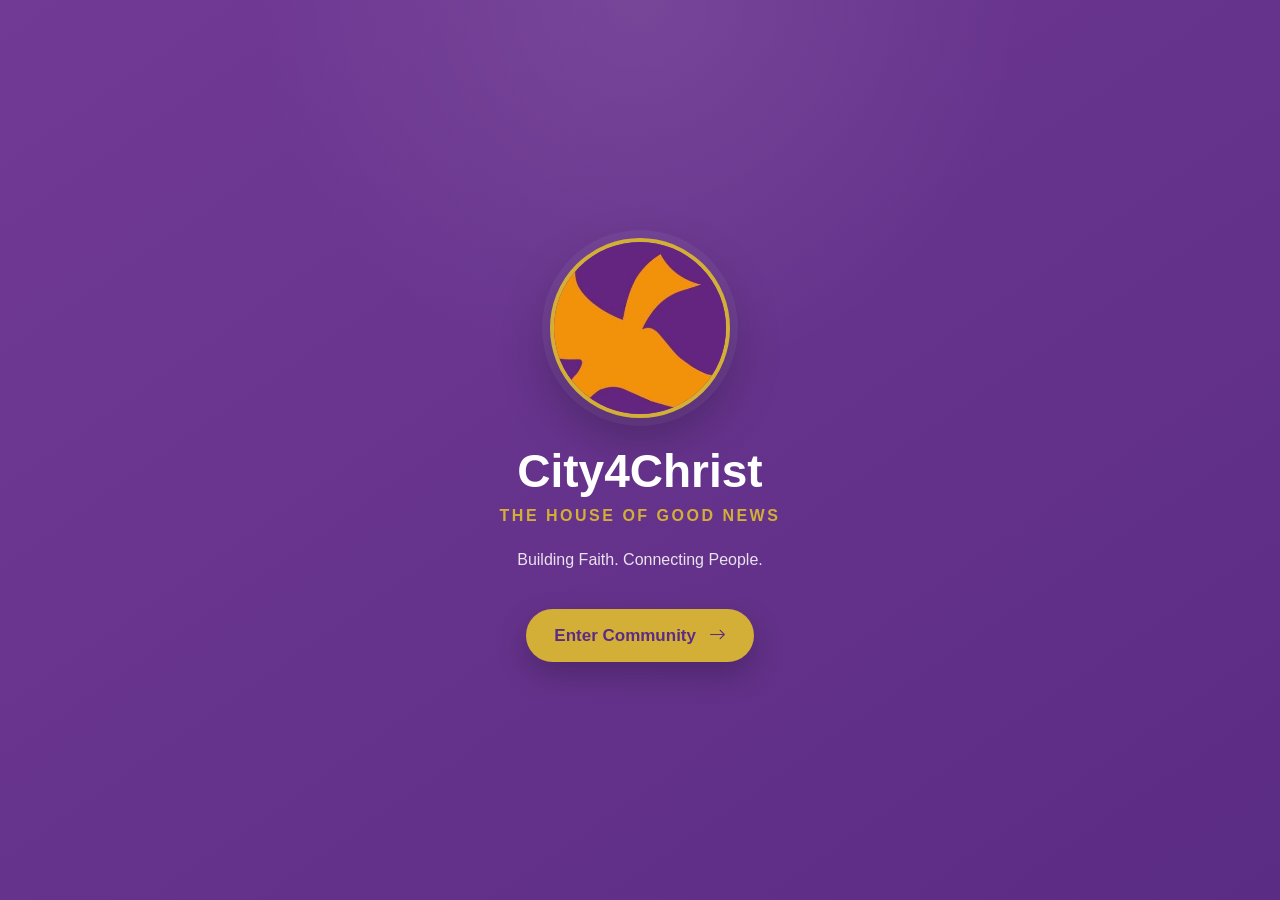
<file: city4christ-pwa/index.html>
<!DOCTYPE html>
<html lang="en">

<head>

<meta charset="UTF-8">
<meta name="viewport" content="width=device-width, initial-scale=1.0">

<title>City4Christ | The House of Good News</title>

<link rel="manifest" href="manifest.json">

<meta name="theme-color" content="#5B2C83">

<meta
name="apple-mobile-web-app-capable"
content="yes">

<meta
name="apple-mobile-web-app-status-bar-style"
content="default">

<meta
name="apple-mobile-web-app-title"
content="City4Christ">

<!-- Bootstrap -->
<link href="https://cdn.jsdelivr.net/npm/bootstrap@5.3.3/dist/css/bootstrap.min.css" rel="stylesheet">


<!-- Icons -->
<link href="https://cdn.jsdelivr.net/npm/bootstrap-icons/font/bootstrap-icons.css" rel="stylesheet">


<!-- Custom CSS -->
<link rel="stylesheet" href="css/index.css">
<link rel="stylesheet" href="css/animation.css">


</head>


<body>


<div class="welcome-screen">


    <!-- Logo Area -->

    <div class="logo-container animate-logo">


        <img src="assets/images/logo.jpeg"
        class="city-logo"
        alt="City4Christ Logo">


    </div>



    <!-- Welcome Text -->


    <div class="welcome-text fade-up">


        <h1>
            City4Christ
        </h1>


        <p>
            The House of Good News
        </p>


        <small>
            Building Faith.
            Connecting People.
        </small>


    </div>




    <!-- Enter Button -->


    <button 
    class="btn enter-btn slide-up"
    onclick="enterApp()">

        Enter Community

        <i class="bi bi-arrow-right"></i>

    </button>



</div>



<script src="js/app.js"></script>


</body>

</html>
</file>
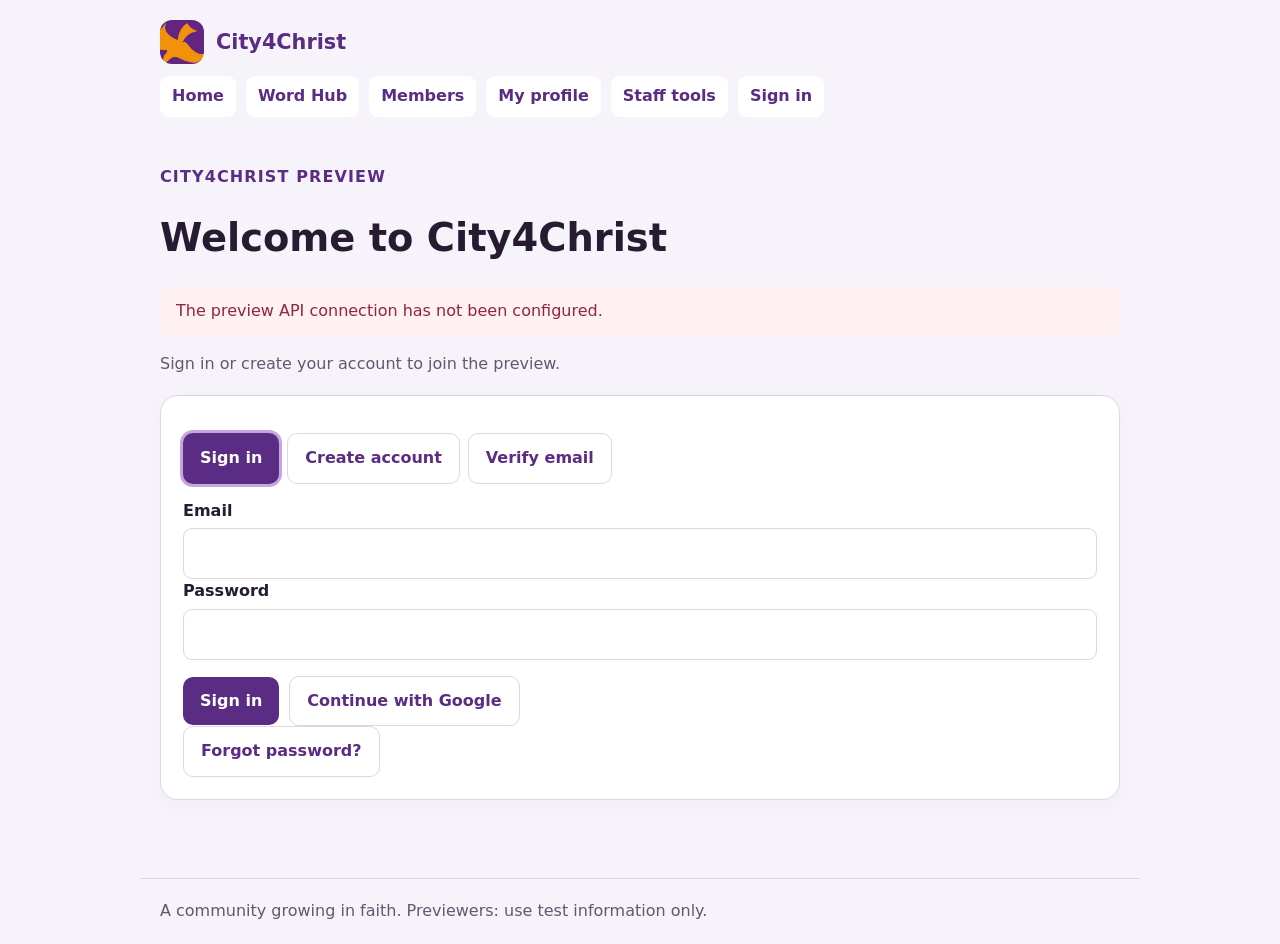
<file: auth.html>
<!doctype html>
<html lang="en">
  <head>
    <meta charset="utf-8" />
    <meta name="viewport" content="width=device-width,initial-scale=1" />
    <meta name="referrer" content="no-referrer" />
    <meta name="theme-color" content="#5B2C83" />
    <title>City4Christ | Welcome to City4Christ</title>
    <link rel="manifest" href="manifest.json" />
    <link rel="stylesheet" href="css/connected.css" />
  </head>
  <body class="connected-page" data-connected-page="auth">
    <header class="connected-header">
      <a class="connected-brand" href="/#/home"
        ><img src="assets/images/logo.jpeg" alt="City4Christ" /><span
          >City4Christ</span
        ></a
      >
      <nav
        class="api-navigation"
        data-api-navigation
        aria-label="Connected preview features"
      >
        <a href="/#/home">Home</a><a href="word.html">Word Hub</a
        ><a href="members.html">Members</a><a href="profile.html">My profile</a
        ><a href="staff.html">Staff tools</a
        ><a href="auth.html" data-auth-link>Sign in</a>
      </nav>
    </header>
    <main class="connected-main">
      <p class="eyebrow">City4Christ preview</p>
      <h1>Welcome to City4Christ</h1>
      <div
        id="page-status"
        class="status"
        role="status"
        aria-live="polite"
        tabindex="-1"
      ></div>
      <p class="muted">Sign in or create your account to join the preview.</p>
      <section id="signed-in" class="panel" hidden>
        <h2 id="signed-in-name"></h2>
        <p><a class="button-link" href="/#/home">Open the community app</a></p>
        <div class="actions">
          <a class="button-link" href="profile.html">Open my profile</a
          ><button type="button" data-logout class="secondary">Sign out</button>
        </div>
      </section>
      <section id="auth-forms" class="panel">
        <div class="tabs" role="tablist" aria-label="Account access">
          <button role="tab" aria-selected="true" data-auth-tab="login">
            Sign in</button
          ><button
            role="tab"
            aria-selected="false"
            data-auth-tab="register"
            class="secondary"
          >
            Create account</button
          ><button
            role="tab"
            aria-selected="false"
            data-auth-tab="verify"
            class="secondary"
          >
            Verify email
          </button>
        </div>
        <form id="login-form" aria-label="Sign in" class="auth-panel">
          <label
            >Email<input
              name="email"
              type="email"
              autocomplete="username"
              required
              maxlength="254" /></label
          ><label
            >Password<input
              name="password"
              type="password"
              autocomplete="current-password"
              required
              maxlength="1024"
          /></label>
          <div class="actions">
            <button>Sign in</button
            ><button type="button" data-google class="secondary">
              Continue with Google
            </button>
          </div>
          <button type="button" id="forgot-password" class="secondary">
            Forgot password?
          </button>
        </form>
        <form
          id="register-form"
          aria-label="Create account"
          class="auth-panel"
          hidden
        >
          <div class="form-grid">
            <label
              >First name<input
                name="firstName"
                autocomplete="given-name"
                required
                maxlength="100" /></label
            ><label
              >Last name<input
                name="lastName"
                autocomplete="family-name"
                required
                maxlength="100" /></label
            ><label class="full"
              >Email<input
                name="email"
                type="email"
                autocomplete="email"
                required
                maxlength="254" /></label
            ><label class="full"
              >Password (at least 15 characters)<input
                name="password"
                type="password"
                autocomplete="new-password"
                minlength="15"
                maxlength="1024"
                required /></label
            ><label class="full"
              >Confirm password<input
                name="confirmPassword"
                type="password"
                autocomplete="new-password"
                required
            /></label>
          </div>
          <div class="actions"><button>Create account</button></div>
        </form>
        <form
          id="verify-form"
          aria-label="Verify email"
          class="auth-panel"
          hidden
        >
          <p>
            Enter the eight-digit code from your email. Codes expire after ten
            minutes.
          </p>
          <label
            >Email<input
              name="email"
              type="email"
              autocomplete="email"
              required
              maxlength="254" /></label
          ><label
            >Verification code<input
              name="code"
              inputmode="numeric"
              autocomplete="one-time-code"
              pattern="[0-9]{8}"
              minlength="8"
              maxlength="8"
              required
          /></label>
          <div class="actions">
            <button>Verify email</button
            ><button type="button" id="resend-code" class="secondary">
              Resend code
            </button>
          </div>
        </form>
        <form
          id="forgot-form"
          aria-label="Request password reset"
          class="auth-panel"
          hidden
        >
          <h2>Forgot your password?</h2>
          <p>
            Enter your verified email to receive a reset link. If you joined
            with Google, use Continue with Google.
          </p>
          <label
            >Email<input
              name="email"
              type="email"
              autocomplete="email"
              required
              maxlength="254"
          /></label>
          <div class="actions"><button>Send reset link</button></div>
        </form>
        <form
          id="reset-form"
          aria-label="Reset password"
          class="auth-panel"
          hidden
        >
          <h2>Choose a new password</h2>
          <p>This link works once and expires after fifteen minutes.</p>
          <label
            >New password (at least 15 characters)<input
              name="password"
              type="password"
              autocomplete="new-password"
              required
              minlength="15"
              maxlength="1024"
          /></label>
          <label
            >Confirm new password<input
              name="confirmPassword"
              type="password"
              autocomplete="new-password"
              required
              minlength="15"
              maxlength="1024"
          /></label>
          <div class="actions"><button>Save new password</button></div>
        </form>
      </section>
    </main>
    <footer class="connected-footer">
      A community growing in faith. Previewers: use test information only.
    </footer>
    <script src="js/app.js"></script>
    <script src="js/config.js"></script>
    <script type="module" src="js/connected.js"></script>
  </body>
</html>
</file>
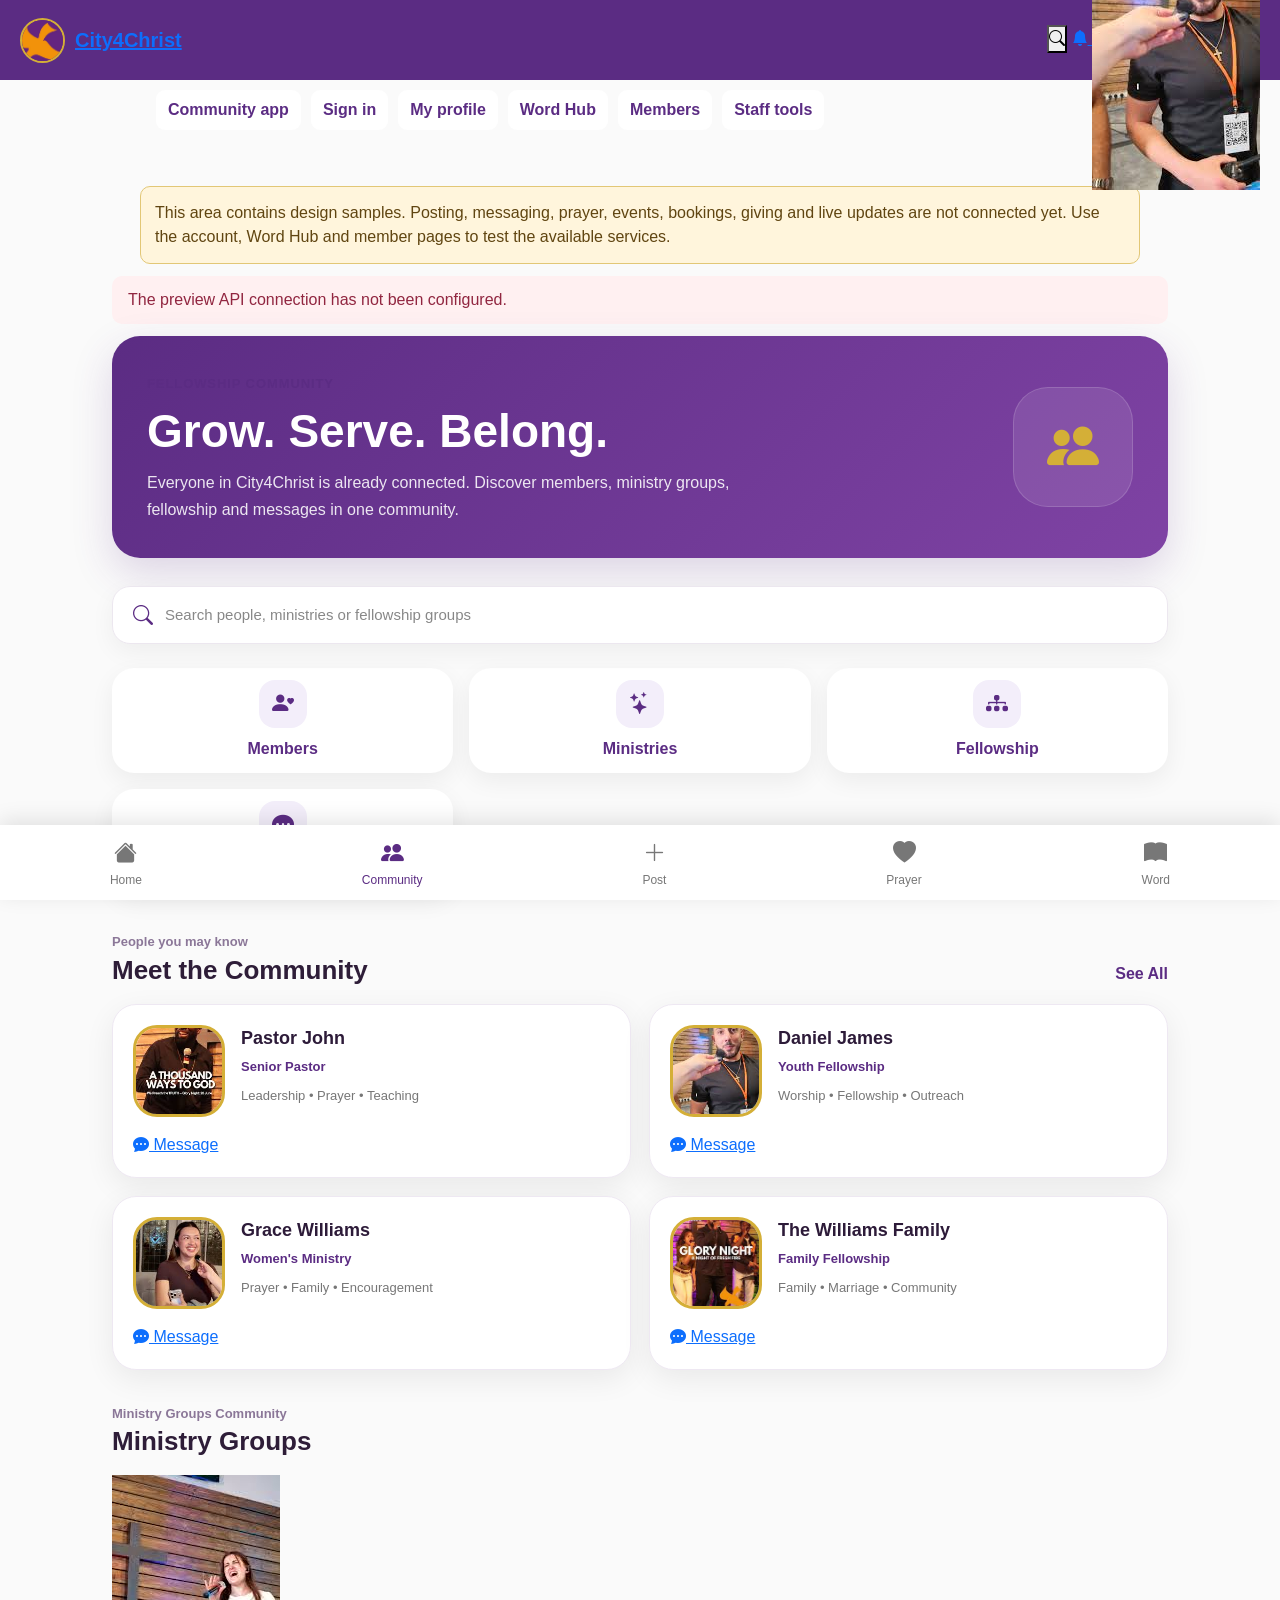
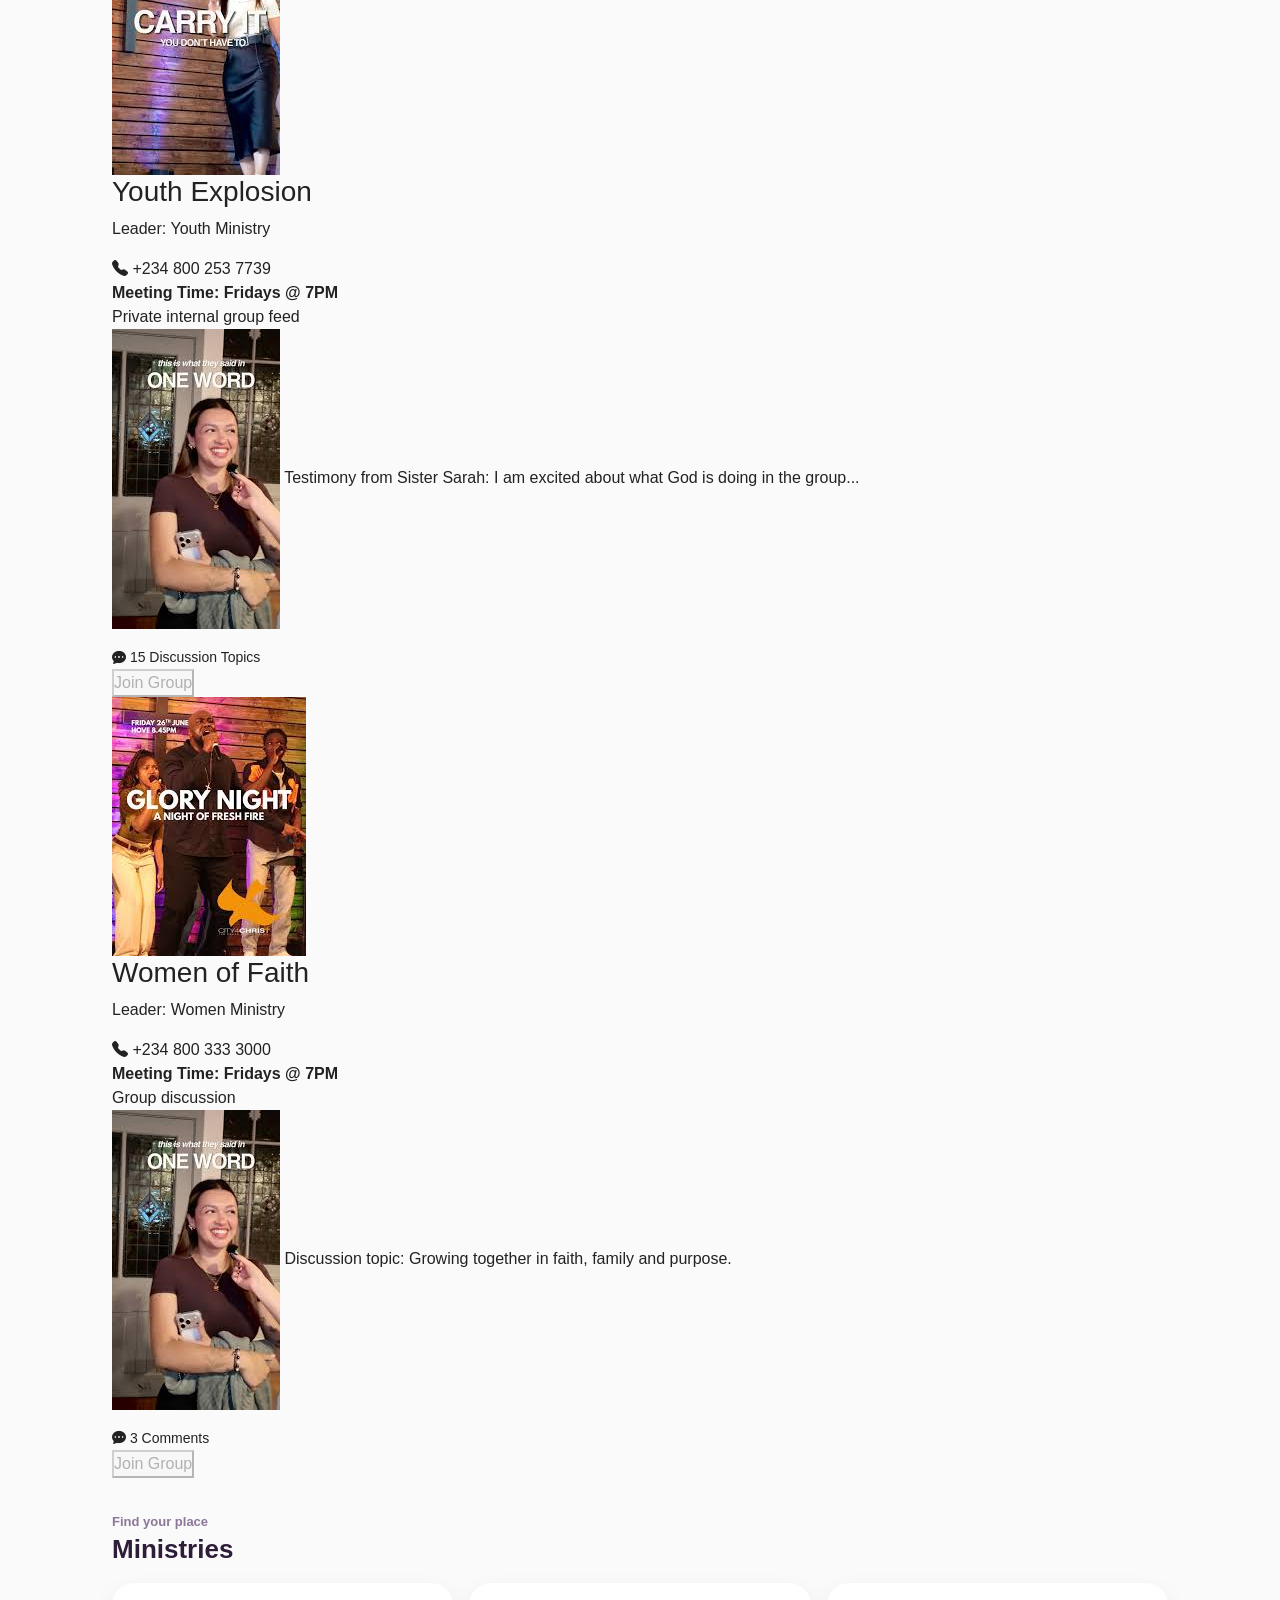
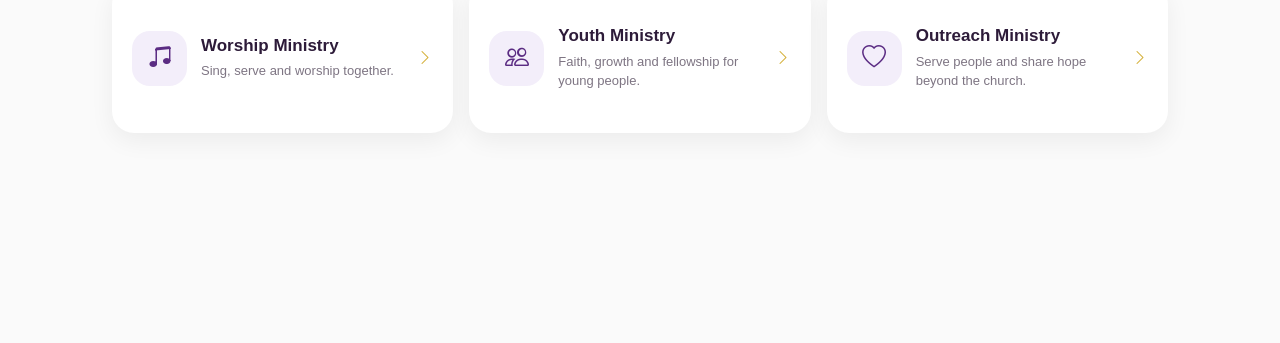
<file: community.html>
<!DOCTYPE html>

<html lang="en">
<head>
<meta charset="utf-8"/>
<meta content="width=device-width, initial-scale=1.0" name="viewport"/>
<title>City4Christ | Community</title>
<link href="manifest.json" rel="manifest"/>
<meta content="#5B2C83" name="theme-color"/>
<meta content="yes" name="apple-mobile-web-app-capable"/>
<meta content="default" name="apple-mobile-web-app-status-bar-style"/>
<meta content="City4Christ" name="apple-mobile-web-app-title"/>
<link href="https://cdn.jsdelivr.net/npm/bootstrap@5.3.3/dist/css/bootstrap.min.css" rel="stylesheet"/>
<link href="https://cdn.jsdelivr.net/npm/bootstrap-icons/font/bootstrap-icons.css" rel="stylesheet"/>
<link href="css/style.css" rel="stylesheet"/>
<link href="css/community.css" rel="stylesheet"/>
<link href="css/animation.css" rel="stylesheet"/>
<link rel="stylesheet" href="css/connected.css"></head>
<body>
<!-- HEADER -->
<header class="app-header">
<a aria-label="City4Christ home" class="header-logo" href="home.html">
<img alt="City4Christ Logo" src="assets/images/logo.jpeg"/>
<span>City4Christ</span>
</a>
<div class="header-actions">
<button aria-label="Search" class="header-btn global-search-btn" type="button">
<i class="bi bi-search"></i>
</button>
<a aria-label="Notifications" class="header-btn" href="notifications.html">
<i class="bi bi-bell-fill"></i>
</a>
<a aria-label="Profile" class="header-profile-btn" href="profile.html">
<img alt="Profile" src="assets/images/maleMember.jpeg"/>
</a>
</div>
</header>
<main class="community-container">
<!-- COMMUNITY INTRO -->
<section class="community-hero fade-up">
<div>
<span class="eyebrow">
                Fellowship Community
            </span>
<h1>Grow. Serve. Belong.</h1>
<p>Everyone in City4Christ is already connected. Discover members, ministry groups, fellowship and messages in one community.</p>
</div>
<div class="community-hero-icon">
<i class="bi bi-people-fill"></i>
</div>
</section>
<!-- SEARCH -->
<section class="member-search-section fade-up">
<div class="community-search">
<i class="bi bi-search"></i>
<input id="memberSearch" placeholder="Search people, ministries or fellowship groups" type="text"/>
</div>
</section>
<!-- QUICK SECTIONS -->
<section class="community-shortcuts">
<button class="shortcut-card">
<span class="shortcut-icon">
<i class="bi bi-person-heart"></i>
</span>
<span>
                Members
            </span>
</button>
<button class="shortcut-card">
<span class="shortcut-icon">
<i class="bi bi-stars"></i>
</span>
<span>
                Ministries
            </span>
</button>
<button class="shortcut-card">
<span class="shortcut-icon">
<i class="bi bi-diagram-3-fill"></i>
</span>
<span>
                Fellowship
            </span>
</button>
<a class="shortcut-card shortcut-link" href="messages.html"><span class="shortcut-icon"><i class="bi bi-chat-dots-fill"></i></span><span>Messages</span></a></section>
<!-- FEATURED MEMBERS -->
<section class="community-section">
<div class="section-heading">
<div>
<span class="section-kicker">
                    People you may know
                </span>
<h2>
                    Meet the Community
                </h2>
</div>
<button class="see-all-btn">
                See All
            </button>
</div>
<div class="members-grid" id="membersGrid">
<!-- MEMBER 1 -->
<article class="member-card fade-up" data-member="pastor john leadership prayer pastor">
<a class="member-avatar-link" href="profile.html">
<img alt="Pastor" class="member-avatar" src="assets/images/pastorPhoto.jpeg"/>
</a>
<div class="member-info">
<a class="member-name" href="profile.html">

                        Pastor John

                    </a>
<span class="member-role">
                        Senior Pastor
                    </span>
<p>
                        Leadership • Prayer • Teaching
                    </p>
</div>
<div class="member-actions"><a class="direct-message-btn" href="messages.html"><i class="bi bi-chat-dots-fill"></i> Message</a></div>
</article>
<!-- MEMBER 2 -->
<article class="member-card fade-up" data-member="daniel worship youth male member">
<a class="member-avatar-link" href="profile.html">
<img alt="Community Member" class="member-avatar" src="assets/images/maleMember.jpeg"/>
</a>
<div class="member-info">
<a class="member-name" href="profile.html">

                        Daniel James

                    </a>
<span class="member-role">
                        Youth Fellowship
                    </span>
<p>
                        Worship • Fellowship • Outreach
                    </p>
</div>
<div class="member-actions"><a class="direct-message-btn" href="messages.html"><i class="bi bi-chat-dots-fill"></i> Message</a></div>
</article>
<!-- MEMBER 3 -->
<article class="member-card fade-up" data-member="grace women ministry female member">
<a class="member-avatar-link" href="profile.html">
<img alt="Community Member" class="member-avatar" src="assets/images/femaleMember.jpeg"/>
</a>
<div class="member-info">
<a class="member-name" href="profile.html">

                        Grace Williams

                    </a>
<span class="member-role">
                        Women's Ministry
                    </span>
<p>
                        Prayer • Family • Encouragement
                    </p>
</div>
<div class="member-actions"><a class="direct-message-btn" href="messages.html"><i class="bi bi-chat-dots-fill"></i> Message</a></div>
</article>
<!-- MEMBER 4 -->
<article class="member-card fade-up" data-member="family fellowship couples marriage">
<a class="member-avatar-link" href="profile.html">
<img alt="Family" class="member-avatar" src="assets/images/familyMember.jpeg"/>
</a>
<div class="member-info">
<a class="member-name" href="profile.html">

                        The Williams Family

                    </a>
<span class="member-role">
                        Family Fellowship
                    </span>
<p>
                        Family • Marriage • Community
                    </p>
</div>
<div class="member-actions"><a class="direct-message-btn" href="messages.html"><i class="bi bi-chat-dots-fill"></i> Message</a></div>
</article>
</div>
</section>
<!-- MINISTRIES -->
<section class="community-section ministry-groups-section" id="ministry-groups">
<div class="section-heading"><div><span class="section-kicker">Ministry Groups Community</span><h2>Ministry Groups</h2></div></div>
<div class="ministry-groups-grid">
<article class="group-community-card">
<div class="group-card-head"><img alt="Youth Explosion" src="assets/images/youthWorship.jpeg"/><div><h3>Youth Explosion</h3><p>Leader: Youth Ministry</p><span><i class="bi bi-telephone-fill"></i> +234 800 253 7739</span></div></div>
<strong class="meeting-time">Meeting Time: Fridays @ 7PM</strong>
<div class="group-feed-preview"><span>Private internal group feed</span><p><img alt="Sarah" src="assets/images/femaleMember.jpeg"/> Testimony from Sister Sarah: I am excited about what God is doing in the group...</p><small><i class="bi bi-chat-dots-fill"></i> 15 Discussion Topics</small></div>
<button class="join-group-btn" type="button">Join Group</button>
</article>
<article class="group-community-card">
<div class="group-card-head"><img alt="Women of Faith" src="assets/images/familyMember.jpeg"/><div><h3>Women of Faith</h3><p>Leader: Women Ministry</p><span><i class="bi bi-telephone-fill"></i> +234 800 333 3000</span></div></div>
<strong class="meeting-time">Meeting Time: Fridays @ 7PM</strong>
<div class="group-feed-preview"><span>Group discussion</span><p><img alt="Member" src="assets/images/femaleMember.jpeg"/> Discussion topic: Growing together in faith, family and purpose.</p><small><i class="bi bi-chat-dots-fill"></i> 3 Comments</small></div>
<button class="join-group-btn" type="button">Join Group</button>
</article>
</div>
</section><section class="community-section">
<div class="section-heading">
<div>
<span class="section-kicker">
                    Find your place
                </span>
<h2>
                    Ministries
                </h2>
</div>
</div>
<div class="ministry-grid">
<article class="ministry-card">
<div class="ministry-icon">
<i class="bi bi-music-note-beamed"></i>
</div>
<div>
<h3>
                        Worship Ministry
                    </h3>
<p>
                        Sing, serve and worship together.
                    </p>
</div>
<i class="bi bi-chevron-right"></i>
</article>
<article class="ministry-card">
<div class="ministry-icon">
<i class="bi bi-people"></i>
</div>
<div>
<h3>
                        Youth Ministry
                    </h3>
<p>
                        Faith, growth and fellowship for young people.
                    </p>
</div>
<i class="bi bi-chevron-right"></i>
</article>
<article class="ministry-card">
<div class="ministry-icon">
<i class="bi bi-heart"></i>
</div>
<div>
<h3>
                        Outreach Ministry
                    </h3>
<p>
                        Serve people and share hope beyond the church.
                    </p>
</div>
<i class="bi bi-chevron-right"></i>
</article>
</div>
</section>
</main>
<!-- BOTTOM NAV -->
<nav class="bottom-nav"><a href="home.html"><i class="bi bi-house-fill"></i><span>Home</span></a><a class="active" href="community.html"><i class="bi bi-people-fill"></i><span>Community</span></a><a class="post-nav-link" href="home.html#share-faith"><i class="bi bi-plus-lg"></i><span>Post</span></a><a href="prayer.html"><i class="bi bi-heart-fill"></i><span>Prayer</span></a><a href="word.html"><i class="bi bi-book-fill"></i><span>Word</span></a></nav>
<script src="js/app.js"></script>
<script>

const memberSearch =
document.getElementById("memberSearch");

const members =
document.querySelectorAll(".member-card");


memberSearch.addEventListener(
    "input",
    function(){

        const keyword =
        this.value.toLowerCase().trim();


        members.forEach(member => {

            const memberData =
            member.dataset.member.toLowerCase();

            member.style.display =
            memberData.includes(keyword)
            ? ""
            : "none";

        });

    }
);



</script>
<script src="js/config.js"></script><script type="module" src="js/connected.js"></script></body>
</html>
</file>
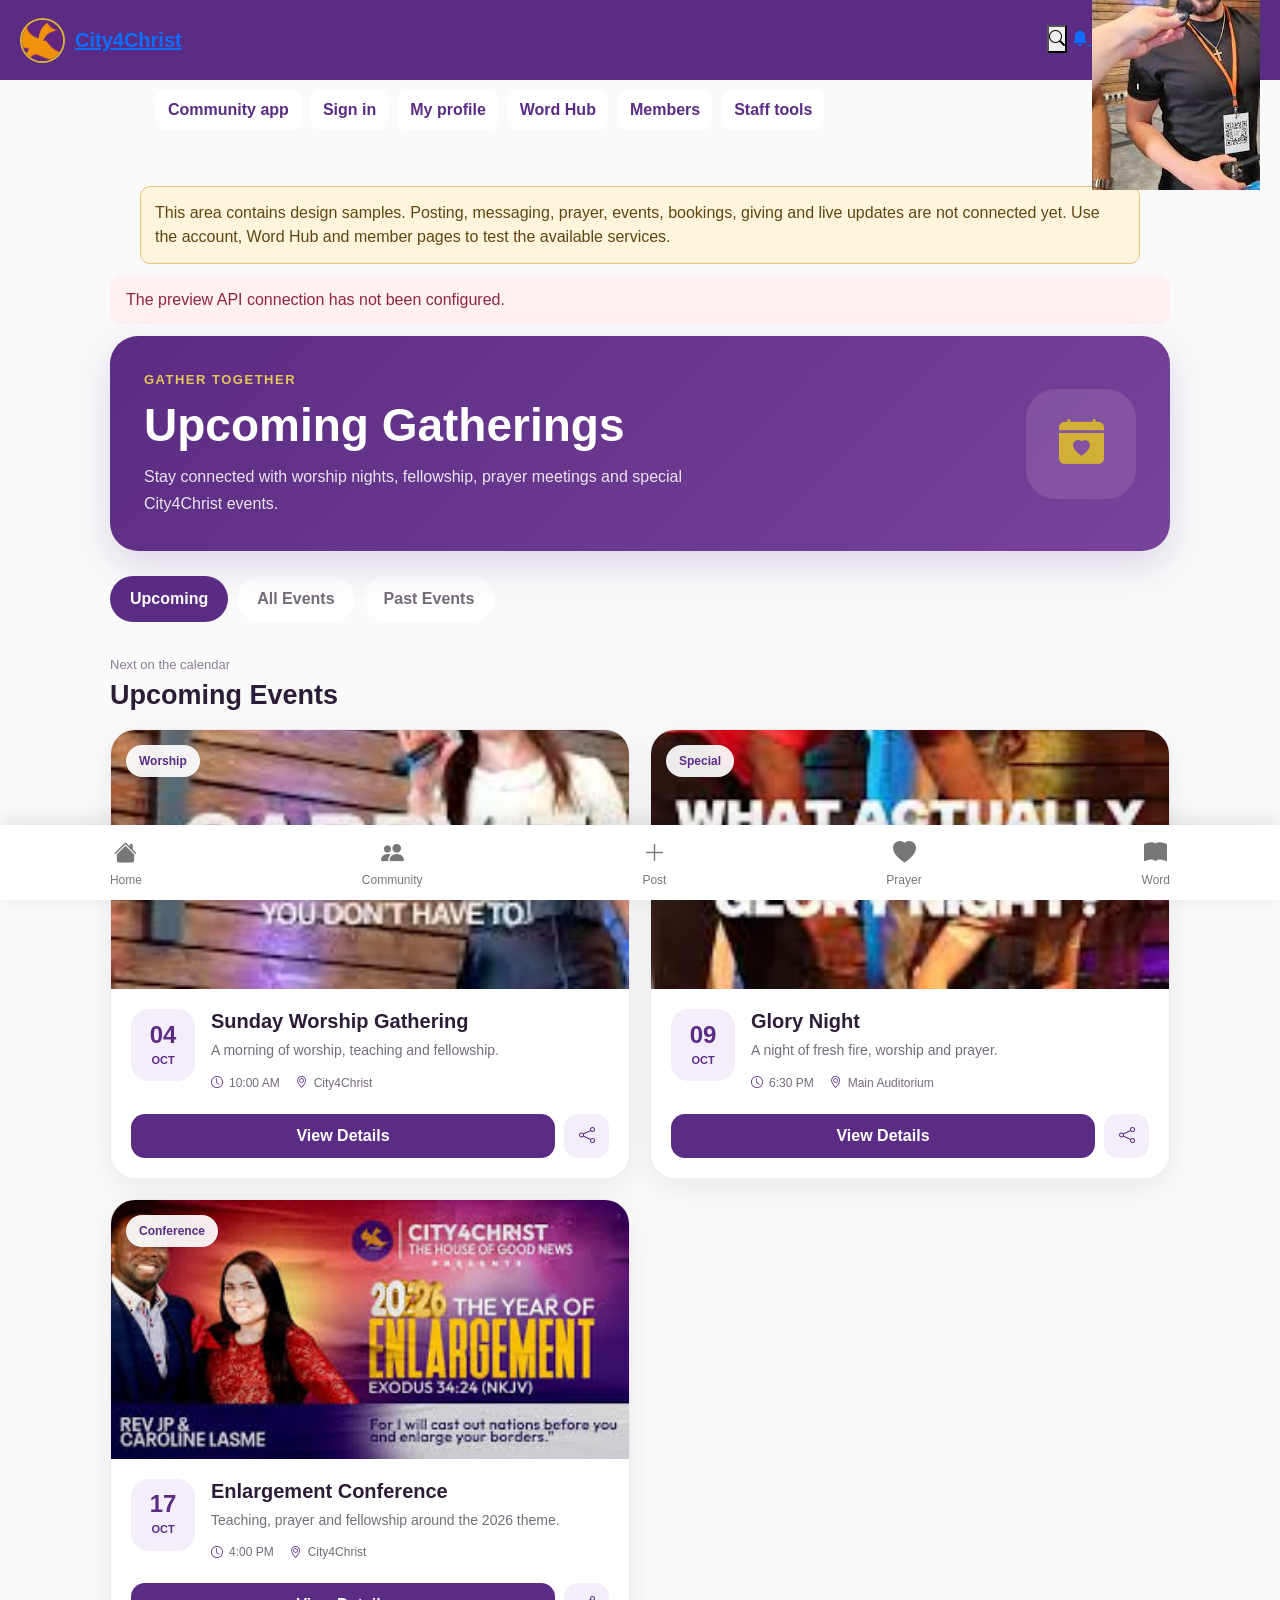
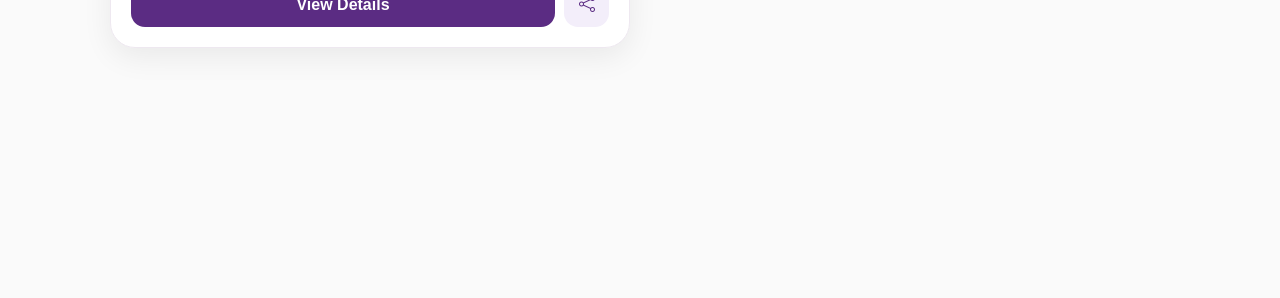
<file: events.html>
<!DOCTYPE html>

<html lang="en">
<head>
<meta charset="utf-8"/>
<meta content="width=device-width, initial-scale=1.0" name="viewport"/>
<title>City4Christ | Gatherings</title>
<link href="manifest.json" rel="manifest"/>
<meta content="#5B2C83" name="theme-color"/>
<meta content="yes" name="apple-mobile-web-app-capable"/>
<meta content="default" name="apple-mobile-web-app-status-bar-style"/>
<meta content="City4Christ" name="apple-mobile-web-app-title"/>
<link href="https://cdn.jsdelivr.net/npm/bootstrap@5.3.3/dist/css/bootstrap.min.css" rel="stylesheet"/>
<link href="https://cdn.jsdelivr.net/npm/bootstrap-icons@1.11.3/font/bootstrap-icons.min.css" rel="stylesheet"/>
<link href="css/style.css" rel="stylesheet"/>
<link href="css/events.css" rel="stylesheet"/>
<link href="css/animation.css" rel="stylesheet"/>
<link rel="stylesheet" href="css/connected.css"></head>
<body>
<header class="app-header">
<a aria-label="City4Christ home" class="header-logo" href="home.html">
<img alt="City4Christ Logo" src="assets/images/logo.jpeg"/>
<span>City4Christ</span>
</a>
<div class="header-actions">
<button aria-label="Search" class="header-btn global-search-btn" type="button">
<i class="bi bi-search"></i>
</button>
<a aria-label="Notifications" class="header-btn" href="notifications.html">
<i class="bi bi-bell-fill"></i>
</a>
<a aria-label="Profile" class="header-profile-btn" href="profile.html">
<img alt="Profile" src="assets/images/maleMember.jpeg"/>
</a>
</div>
</header>
<main class="events-container">
<!-- HERO -->
<section class="events-hero fade-up">
<div>
<span class="events-kicker">
                Gather Together
            </span>
<h1>
                Upcoming Gatherings
            </h1>
<p>
                Stay connected with worship nights, fellowship,
                prayer meetings and special City4Christ events.
            </p>
</div>
<div class="events-hero-icon">
<i class="bi bi-calendar-heart-fill"></i>
</div>
</section>
<!-- FILTERS -->
<section class="event-filters">
<button class="event-filter active" data-filter="upcoming">

            Upcoming

        </button>
<button class="event-filter" data-filter="all">

            All Events

        </button>
<button class="event-filter" data-filter="past">

            Past Events

        </button>
</section>
<!-- UPCOMING -->
<section class="events-section" id="upcomingSection">
<div class="section-heading">
<div>
<span>
                    Next on the calendar
                </span>
<h2>
                    Upcoming Events
                </h2>
</div>
</div>
<div class="events-grid" id="upcomingEvents">
<article class="event-card fade-up" data-date="2026-10-04T10:00:00">
<div class="event-image-wrap">
<img alt="Worship Night" class="event-image" src="assets/images/youthWorship.jpeg"/>
<span class="event-badge">
                        Worship
                    </span>
</div>
<div class="event-content">
<div class="event-date-box">
<strong>04</strong>
<span>OCT</span>
</div>
<div class="event-info">
<h3>
                            Sunday Worship Gathering
                        </h3>
<p>
                            A morning of worship, teaching
                            and fellowship.
                        </p>
<div class="event-meta">
<span>
<i class="bi bi-clock"></i>
<span class="event-time">
                                    10:00 AM
                                </span>
</span>
<span>
<i class="bi bi-geo-alt"></i>
                                City4Christ
                            </span>
</div>
</div>
</div>
<div class="event-actions">
<button class="event-primary-btn">

                        View Details

                    </button>
<button class="event-icon-btn">
<i class="bi bi-share"></i>
</button>
</div>
</article>
<article class="event-card fade-up" data-date="2026-10-09T18:30:00">
<div class="event-image-wrap">
<img alt="Glory Night" class="event-image" src="assets/images/churchActivities.jpeg"/>
<span class="event-badge">
                        Special
                    </span>
</div>
<div class="event-content">
<div class="event-date-box">
<strong>09</strong>
<span>OCT</span>
</div>
<div class="event-info">
<h3>
                            Glory Night
                        </h3>
<p>
                            A night of fresh fire, worship
                            and prayer.
                        </p>
<div class="event-meta">
<span>
<i class="bi bi-clock"></i>
<span class="event-time">
                                    6:30 PM
                                </span>
</span>
<span>
<i class="bi bi-geo-alt"></i>
                                Main Auditorium
                            </span>
</div>
</div>
</div>
<div class="event-actions">
<button class="event-primary-btn">
                        View Details
                    </button>
<button class="event-icon-btn">
<i class="bi bi-share"></i>
</button>
</div>
</article>
<article class="event-card fade-up" data-date="2026-10-17T16:00:00">
<div class="event-image-wrap">
<img alt="Year of Enlargement" class="event-image" src="assets/images/banner.jpeg"/>
<span class="event-badge">
                        Conference
                    </span>
</div>
<div class="event-content">
<div class="event-date-box">
<strong>17</strong>
<span>OCT</span>
</div>
<div class="event-info">
<h3>
                            Enlargement Conference
                        </h3>
<p>
                            Teaching, prayer and fellowship
                            around the 2026 theme.
                        </p>
<div class="event-meta">
<span>
<i class="bi bi-clock"></i>
<span class="event-time">
                                    4:00 PM
                                </span>
</span>
<span>
<i class="bi bi-geo-alt"></i>
                                City4Christ
                            </span>
</div>
</div>
</div>
<div class="event-actions">
<button class="event-primary-btn">
                        View Details
                    </button>
<button class="event-icon-btn">
<i class="bi bi-share"></i>
</button>
</div>
</article>
</div>
</section>
<!-- PAST EVENTS -->
<section class="events-section past-events-section" id="pastSection">
<div class="section-heading">
<div>
<span>
                    Previous gatherings
                </span>
<h2>
                    Past Events
                </h2>
</div>
</div>
<div class="events-grid" id="pastEvents">
<article class="event-card past-event fade-up" data-date="2026-09-20T17:00:00">
<div class="event-image-wrap">
<img alt="Prayer Night" class="event-image" src="assets/images/churchActivities.jpeg"/>
<span class="event-badge">
                        Completed
                    </span>
</div>
<div class="event-content">
<div class="event-date-box">
<strong>20</strong>
<span>SEP</span>
</div>
<div class="event-info">
<h3>
                            Prayer &amp; Worship Night
                        </h3>
<p>
                            A powerful evening of prayer
                            and fellowship.
                        </p>
</div>
</div>
<div class="event-actions">
<button class="event-secondary-btn">

                        View Highlights

                    </button>
</div>
</article>
</div>
</section>
</main>
<nav class="bottom-nav"><a href="home.html"><i class="bi bi-house-fill"></i><span>Home</span></a><a href="community.html"><i class="bi bi-people-fill"></i><span>Community</span></a><a class="post-nav-link" href="home.html#share-faith"><i class="bi bi-plus-lg"></i><span>Post</span></a><a href="prayer.html"><i class="bi bi-heart-fill"></i><span>Prayer</span></a><a href="word.html"><i class="bi bi-book-fill"></i><span>Word</span></a></nav>
<script src="js/app.js"></script>
<script>

/* SORT EVENTS */

function sortEvents(containerId){

    const container =
    document.getElementById(containerId);

    const events =
    Array.from(
        container.querySelectorAll(
            ".event-card"
        )
    );


    events.sort((a,b)=>{

        return (
            new Date(a.dataset.date)
            -
            new Date(b.dataset.date)
        );

    });


    events.forEach(event => {

        container.appendChild(event);

    });

}


sortEvents("upcomingEvents");
sortEvents("pastEvents");



/* FILTERS */

const filters =
document.querySelectorAll(
    ".event-filter"
);

const upcomingSection =
document.getElementById(
    "upcomingSection"
);

const pastSection =
document.getElementById(
    "pastSection"
);


filters.forEach(button => {

    button.addEventListener(
    "click",
    function(){

        filters.forEach(item => {

            item.classList.remove(
                "active"
            );

        });


        this.classList.add(
            "active"
        );


        const filter =
        this.dataset.filter;


        if(filter === "upcoming"){

            upcomingSection.style.display =
            "";

            pastSection.style.display =
            "none";

        }


        else if(filter === "past"){

            upcomingSection.style.display =
            "none";

            pastSection.style.display =
            "";

        }


        else{

            upcomingSection.style.display =
            "";

            pastSection.style.display =
            "";

        }

    });

});


/* DEFAULT */

pastSection.style.display =
"none";

</script>
<script src="js/config.js"></script><script type="module" src="js/connected.js"></script></body>
</html>
</file>
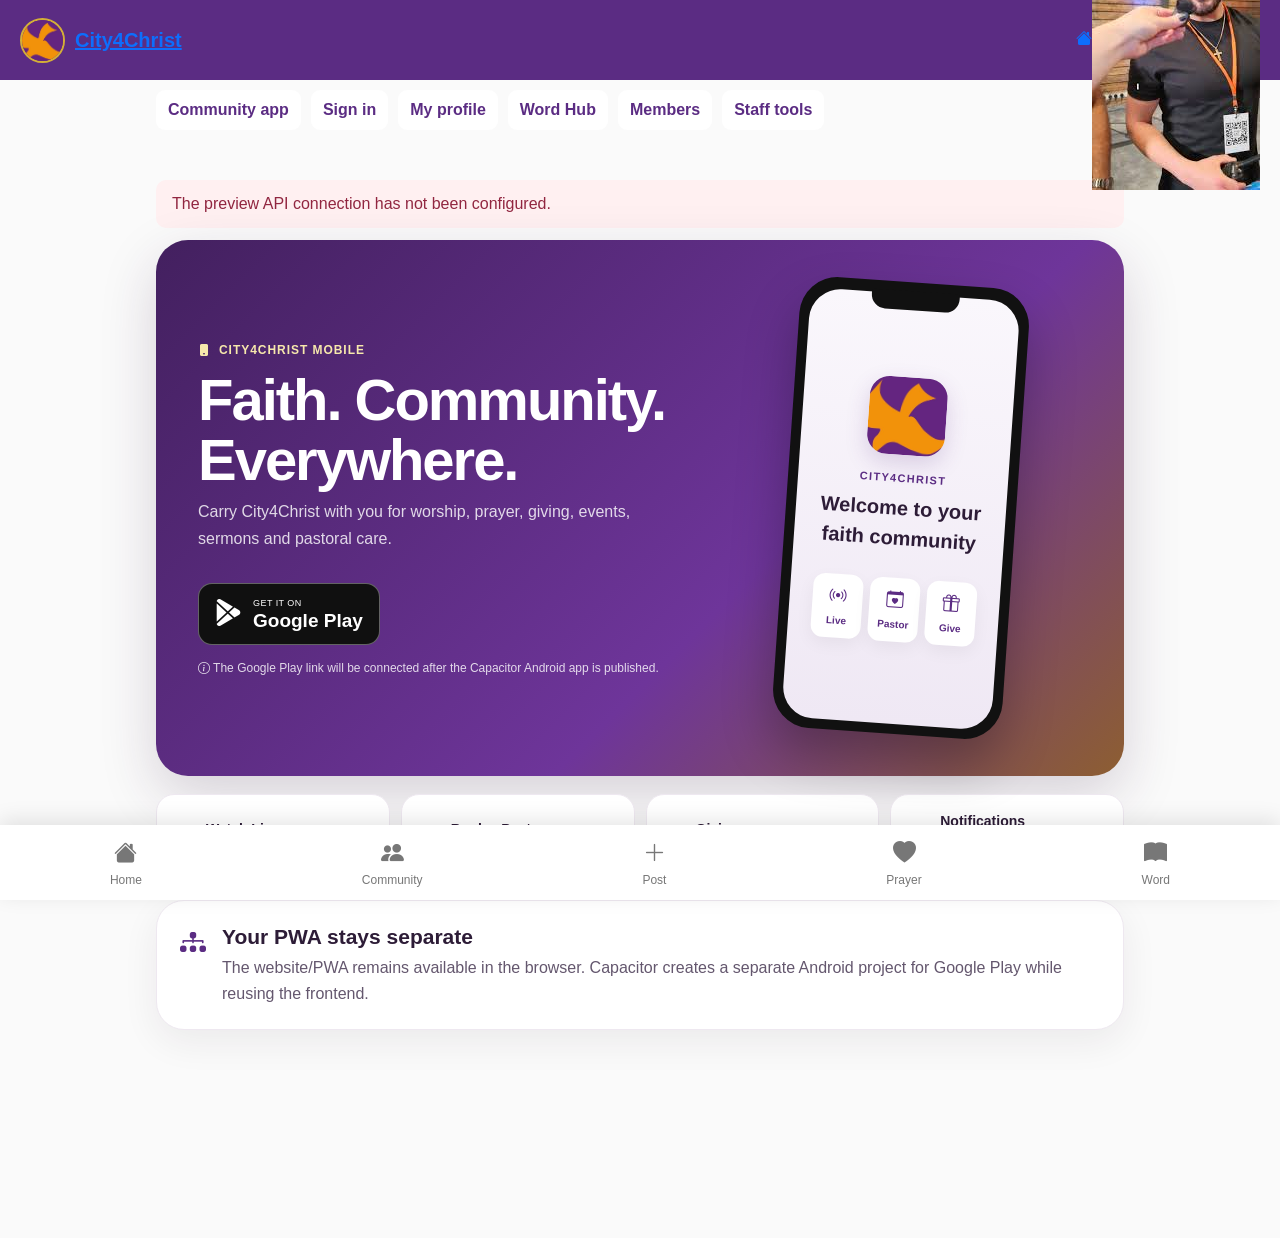
<file: get-app.html>
<!DOCTYPE html>
<html lang="en">
<head>
<meta charset="utf-8"/>
<meta name="viewport" content="width=device-width, initial-scale=1.0"/>
<title>City4Christ | Get the App</title>
<link rel="manifest" href="manifest.json"/>
<meta name="theme-color" content="#5B2C83"/>
<link href="https://cdn.jsdelivr.net/npm/bootstrap@5.3.3/dist/css/bootstrap.min.css" rel="stylesheet"/>
<link href="https://cdn.jsdelivr.net/npm/bootstrap-icons@1.11.3/font/bootstrap-icons.min.css" rel="stylesheet"/>
<link href="css/style.css" rel="stylesheet"/>
<link href="css/services.css" rel="stylesheet"/>
<link rel="stylesheet" href="css/connected.css"></head>
<body>
<header class="app-header"><a aria-label="City4Christ home" class="header-logo" href="home.html"><img alt="City4Christ Logo" src="assets/images/logo.jpeg"/><span>City4Christ</span></a><div class="header-actions"><a aria-label="Back home" class="header-btn" href="home.html"><i class="bi bi-house-fill"></i></a><a aria-label="Profile" class="header-profile-btn" href="profile.html"><img alt="Profile" src="assets/images/maleMember.jpeg"/></a></div></header>
<main class="service-page app-download-page">
<section class="app-promo-card">
<div class="app-copy"><span class="service-kicker"><i class="bi bi-phone-fill"></i> City4Christ Mobile</span><h1>Faith. Community.<br/>Everywhere.</h1><p>Carry City4Christ with you for worship, prayer, giving, events, sermons and pastoral care.</p><button class="play-store-button" id="playStoreBtn" type="button"><i class="bi bi-google-play"></i><span><small>GET IT ON</small><strong>Google Play</strong></span></button><p class="coming-note"><i class="bi bi-info-circle"></i> The Google Play link will be connected after the Capacitor Android app is published.</p></div>
<div class="phone-preview"><div class="phone-shell"><div class="phone-notch"></div><div class="phone-screen"><img src="assets/images/logo.jpeg" alt="City4Christ app icon"/><span>CITY4CHRIST</span><strong>Welcome to your faith community</strong><div class="mini-actions"><span><i class="bi bi-broadcast"></i> Live</span><span><i class="bi bi-calendar-heart"></i> Pastor</span><span><i class="bi bi-gift"></i> Give</span></div></div></div></div>
</section>
<section class="feature-grid"><article><i class="bi bi-broadcast-pin"></i><div><strong>Watch Live</strong><span>Join services from anywhere.</span></div></article><article><i class="bi bi-calendar2-heart-fill"></i><div><strong>Book a Pastor</strong><span>Request pastoral care quickly.</span></div></article><article><i class="bi bi-gift-fill"></i><div><strong>Giving</strong><span>A clean giving experience.</span></div></article><article><i class="bi bi-bell-fill"></i><div><strong>Notifications</strong><span>Stay connected to church updates.</span></div></article></section>
<section class="separation-note"><i class="bi bi-diagram-3-fill"></i><div><h2>Your PWA stays separate</h2><p>The website/PWA remains available in the browser. Capacitor creates a separate Android project for Google Play while reusing the frontend.</p></div></section>
<div class="frontend-toast" id="frontendToast" role="status"></div>
</main>
<nav class="bottom-nav"><a href="home.html"><i class="bi bi-house-fill"></i><span>Home</span></a><a href="community.html"><i class="bi bi-people-fill"></i><span>Community</span></a><a class="post-nav-link" href="home.html#share-faith"><i class="bi bi-plus-lg"></i><span>Post</span></a><a href="prayer.html"><i class="bi bi-heart-fill"></i><span>Prayer</span></a><a href="word.html"><i class="bi bi-book-fill"></i><span>Word</span></a></nav>
<script src="js/app.js"></script><script>const toast=document.getElementById('frontendToast');document.getElementById('playStoreBtn').addEventListener('click',()=>{toast.textContent='Google Play link will be activated after publishing the Android app.';toast.classList.add('show');setTimeout(()=>toast.classList.remove('show'),2600)});</script>
<script src="js/config.js"></script><script type="module" src="js/connected.js"></script></body>
</html>
</file>
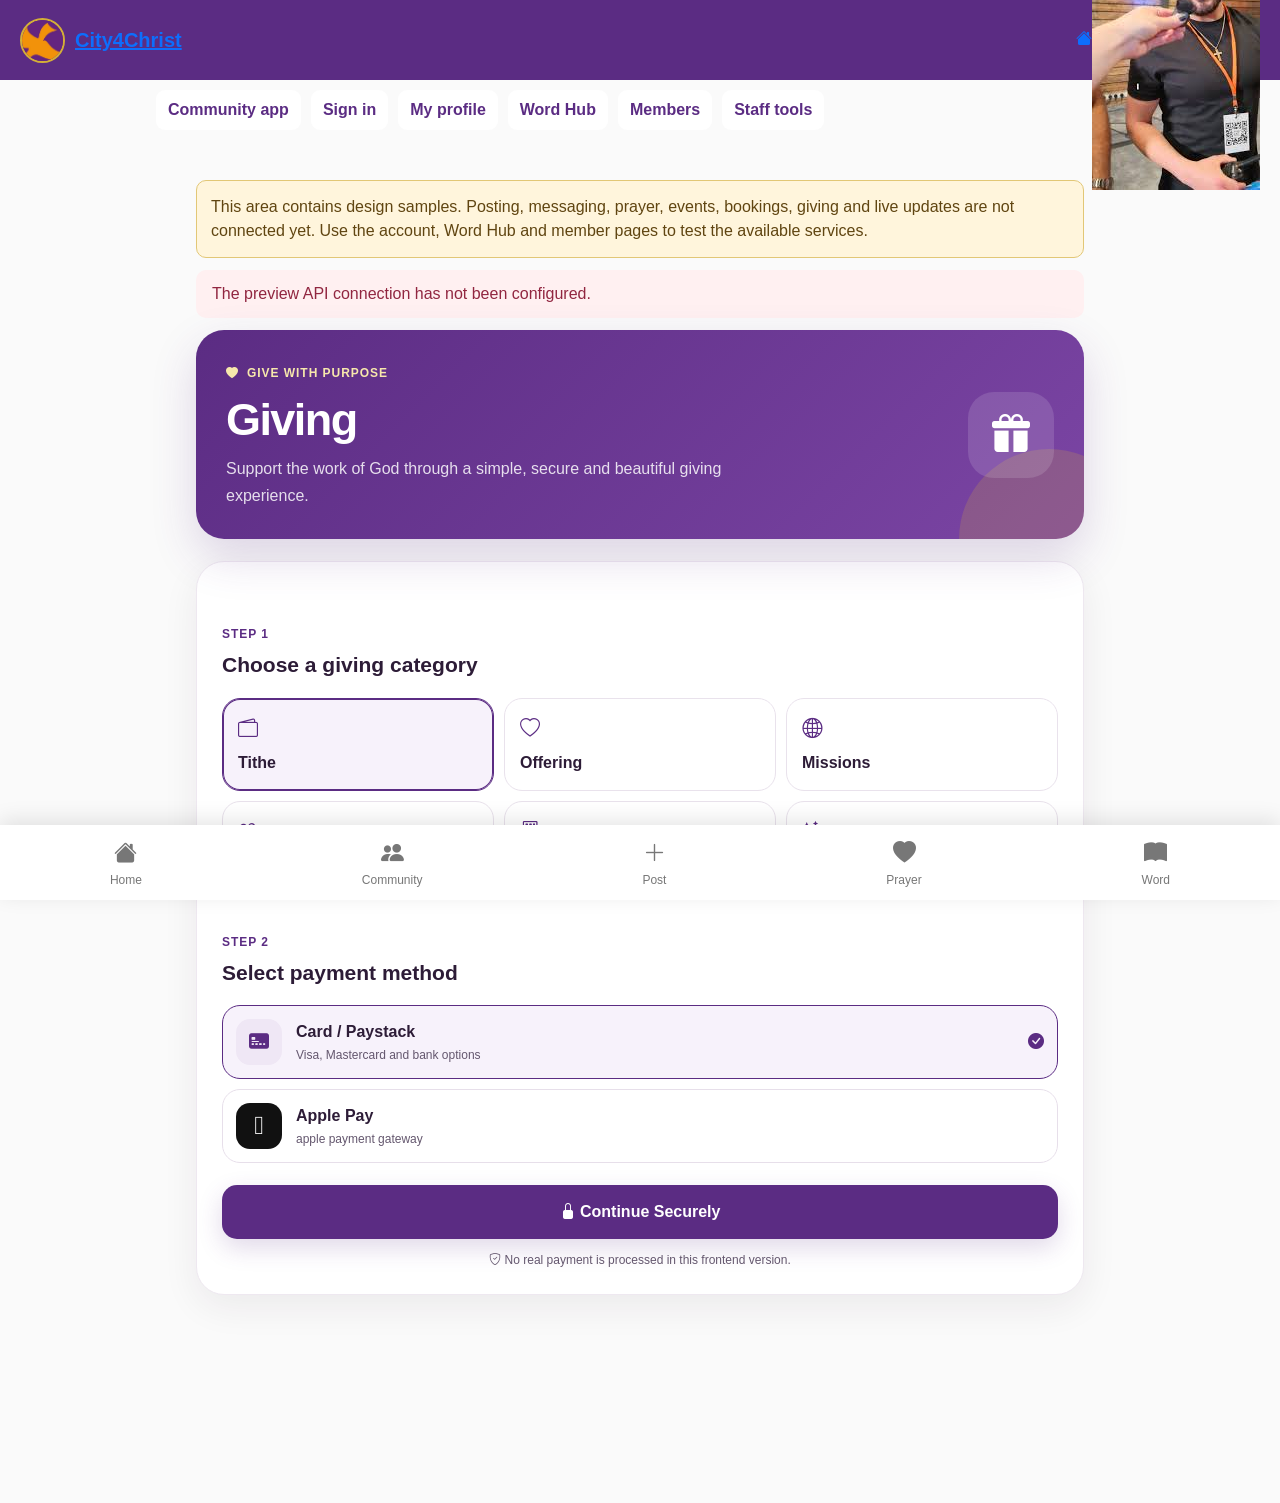
<file: giving.html>
<!DOCTYPE html>
<html lang="en">
<head>
<meta charset="utf-8"/>
<meta name="viewport" content="width=device-width, initial-scale=1.0"/>
<title>City4Christ | Giving</title>
<link rel="manifest" href="manifest.json"/>
<meta name="theme-color" content="#5B2C83"/>
<link href="https://cdn.jsdelivr.net/npm/bootstrap@5.3.3/dist/css/bootstrap.min.css" rel="stylesheet"/>
<link href="https://cdn.jsdelivr.net/npm/bootstrap-icons@1.11.3/font/bootstrap-icons.min.css" rel="stylesheet"/>
<link href="css/style.css" rel="stylesheet"/>
<link href="css/services.css" rel="stylesheet"/>
<link rel="stylesheet" href="css/connected.css"></head>
<body>
<header class="app-header"><a aria-label="City4Christ home" class="header-logo" href="home.html"><img alt="City4Christ Logo" src="assets/images/logo.jpeg"/><span>City4Christ</span></a><div class="header-actions"><a aria-label="Back home" class="header-btn" href="home.html"><i class="bi bi-house-fill"></i></a><a aria-label="Profile" class="header-profile-btn" href="profile.html"><img alt="Profile" src="assets/images/maleMember.jpeg"/></a></div></header>
<main class="service-page">
<section class="service-hero giving-hero"><div><span class="service-kicker"><i class="bi bi-heart-fill"></i> Give With Purpose</span><h1>Giving</h1><p>Support the work of God through a simple, secure and beautiful giving experience.</p></div><div class="hero-symbol"><i class="bi bi-gift-fill"></i></div></section>
<section class="giving-card">
<div class="section-title compact"><div><span>Step 1</span><h2>Choose a giving category</h2></div></div>
<div class="giving-types" id="givingTypes">
<button class="giving-type active" data-type="Tithe" type="button"><i class="bi bi-wallet2"></i><span>Tithe</span></button>
<button class="giving-type" data-type="Offering" type="button"><i class="bi bi-heart"></i><span>Offering</span></button>
<button class="giving-type" data-type="Missions" type="button"><i class="bi bi-globe2"></i><span>Missions</span></button>
<button class="giving-type" data-type="Welfare" type="button"><i class="bi bi-people"></i><span>Welfare</span></button>
<button class="giving-type" data-type="Building Project" type="button"><i class="bi bi-building"></i><span>Building</span></button>
<button class="giving-type" data-type="Special Seed" type="button"><i class="bi bi-stars"></i><span>Special Seed</span></button>
</div>

<div class="section-title compact top-gap"><div><span>Step 2</span><h2>Select payment method</h2></div></div>
<div class="payment-methods">
<button class="payment-method active" type="button" data-method="Card / Paystack"><span class="pay-icon"><i class="bi bi-credit-card-2-front-fill"></i></span><span><strong>Card / Paystack</strong><small>Visa, Mastercard and bank options</small></span><i class="bi bi-check-circle-fill check"></i></button>
<button class="payment-method" type="button" data-method="Apple Pay"><span class="pay-icon apple"></span><span><strong>Apple Pay</strong><small>apple payment gateway</small></span><i class="bi bi-check-circle-fill check"></i></button>
</div>
<button class="primary-action full" id="continueGiving" type="button"><i class="bi bi-lock-fill"></i> Continue Securely</button>
<p class="secure-note"><i class="bi bi-shield-check"></i> No real payment is processed in this frontend version.</p>
</section>
<div class="frontend-toast" id="frontendToast" role="status"></div>
</main>
<nav class="bottom-nav"><a href="home.html"><i class="bi bi-house-fill"></i><span>Home</span></a><a href="community.html"><i class="bi bi-people-fill"></i><span>Community</span></a><a class="post-nav-link" href="home.html#share-faith"><i class="bi bi-plus-lg"></i><span>Post</span></a><a href="prayer.html"><i class="bi bi-heart-fill"></i><span>Prayer</span></a><a href="word.html"><i class="bi bi-book-fill"></i><span>Word</span></a></nav>
<script src="js/app.js"></script>
<script>let selectedType='Tithe',selectedMethod='Card / Paystack';const amount=document.getElementById('giveAmount'),toast=document.getElementById('frontendToast');document.querySelectorAll('.giving-type').forEach(b=>b.addEventListener('click',()=>{document.querySelectorAll('.giving-type').forEach(x=>x.classList.remove('active'));b.classList.add('active');selectedType=b.dataset.type}));document.querySelectorAll('.quick-amounts button').forEach(b=>b.addEventListener('click',()=>amount.value=b.dataset.amount));document.querySelectorAll('.payment-method').forEach(b=>b.addEventListener('click',()=>{document.querySelectorAll('.payment-method').forEach(x=>x.classList.remove('active'));b.classList.add('active');selectedMethod=b.dataset.method}));function showToast(m){toast.textContent=m;toast.classList.add('show');setTimeout(()=>toast.classList.remove('show'),2600)}document.getElementById('continueGiving').addEventListener('click',()=>{if(!amount.value||Number(amount.value)<=0)return showToast('Enter an amount to continue.');showToast(`${selectedType} • ₦${Number(amount.value).toLocaleString()} • ${selectedMethod} — frontend preview only.`)});</script>
<script src="js/config.js"></script><script type="module" src="js/connected.js"></script></body>
</html>
</file>
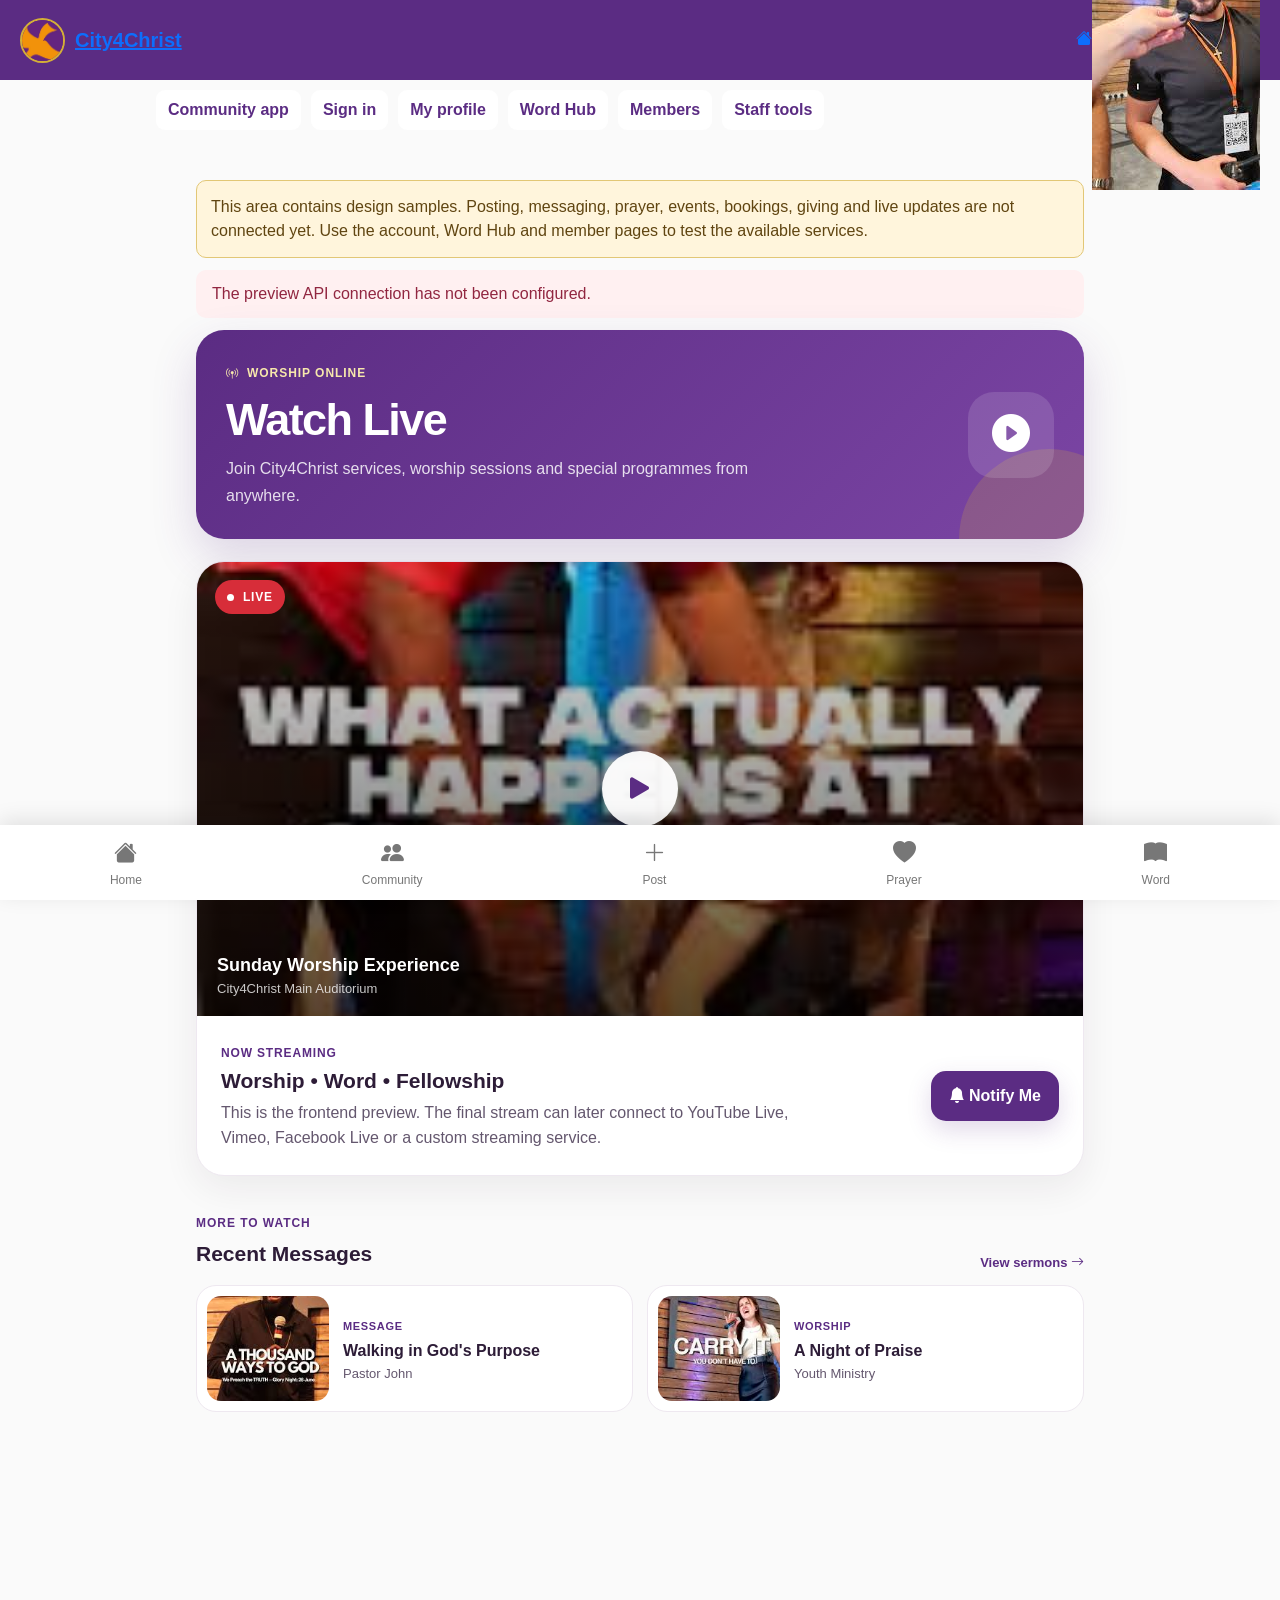
<file: live.html>
<!DOCTYPE html>
<html lang="en">
<head>
<meta charset="utf-8"/>
<meta name="viewport" content="width=device-width, initial-scale=1.0"/>
<title>City4Christ | Watch Live</title>
<link rel="manifest" href="manifest.json"/>
<meta name="theme-color" content="#5B2C83"/>
<link href="https://cdn.jsdelivr.net/npm/bootstrap@5.3.3/dist/css/bootstrap.min.css" rel="stylesheet"/>
<link href="https://cdn.jsdelivr.net/npm/bootstrap-icons@1.11.3/font/bootstrap-icons.min.css" rel="stylesheet"/>
<link href="css/style.css" rel="stylesheet"/>
<link href="css/services.css" rel="stylesheet"/>
<link rel="stylesheet" href="css/connected.css"></head>
<body>
<header class="app-header">
<a aria-label="City4Christ home" class="header-logo" href="home.html"><img alt="City4Christ Logo" src="assets/images/logo.jpeg"/><span>City4Christ</span></a>
<div class="header-actions"><a aria-label="Back home" class="header-btn" href="home.html"><i class="bi bi-house-fill"></i></a><a aria-label="Profile" class="header-profile-btn" href="profile.html"><img alt="Profile" src="assets/images/maleMember.jpeg"/></a></div>
</header>
<main class="service-page">
<section class="service-hero live-hero">
<div><span class="service-kicker"><i class="bi bi-broadcast-pin"></i> Worship Online</span><h1>Watch Live</h1><p>Join City4Christ services, worship sessions and special programmes from anywhere.</p></div>
<div class="hero-symbol"><i class="bi bi-play-circle-fill"></i></div>
</section>
<section class="live-player-card">
<div class="live-screen">
<img src="assets/images/churchActivities.jpeg" alt="City4Christ live service preview"/>
<div class="live-screen-overlay"></div>
<span class="live-badge"><span></span> LIVE</span>
<button class="big-play" id="playLiveBtn" type="button" aria-label="Play live stream"><i class="bi bi-play-fill"></i></button>
<div class="live-caption"><strong>Sunday Worship Experience</strong><span>City4Christ Main Auditorium</span></div>
</div>
<div class="live-meta"><div><span class="eyebrow">Now streaming</span><h2>Worship • Word • Fellowship</h2><p>This is the frontend preview. The final stream can later connect to YouTube Live, Vimeo, Facebook Live or a custom streaming service.</p></div><button class="primary-action" id="notifyLiveBtn" type="button"><i class="bi bi-bell-fill"></i> Notify Me</button></div>
</section>
<section class="service-section"><div class="section-title"><div><span>More to watch</span><h2>Recent Messages</h2></div><a href="word.html">View sermons <i class="bi bi-arrow-right"></i></a></div>
<div class="content-grid">
<a class="media-card" href="word.html"><img src="assets/images/pastorPhoto.jpeg" alt="Pastor message"/><div><span>Message</span><h3>Walking in God's Purpose</h3><p>Pastor John</p></div></a>
<a class="media-card" href="word.html"><img src="assets/images/youthWorship.jpeg" alt="Youth worship"/><div><span>Worship</span><h3>A Night of Praise</h3><p>Youth Ministry</p></div></a>
</div></section>
<div class="frontend-toast" id="frontendToast" role="status"></div>
</main>
<nav class="bottom-nav"><a href="home.html"><i class="bi bi-house-fill"></i><span>Home</span></a><a href="community.html"><i class="bi bi-people-fill"></i><span>Community</span></a><a class="post-nav-link" href="home.html#share-faith"><i class="bi bi-plus-lg"></i><span>Post</span></a><a href="prayer.html"><i class="bi bi-heart-fill"></i><span>Prayer</span></a><a href="word.html"><i class="bi bi-book-fill"></i><span>Word</span></a></nav>
<script src="js/app.js"></script>
<script>const toast=document.getElementById('frontendToast');function showToast(m){toast.textContent=m;toast.classList.add('show');setTimeout(()=>toast.classList.remove('show'),2200)}document.getElementById('playLiveBtn').addEventListener('click',()=>showToast('Live streaming connection will be added with the backend.'));document.getElementById('notifyLiveBtn').addEventListener('click',()=>showToast('Live-service notifications will be connected later.'));</script>
<script src="js/config.js"></script><script type="module" src="js/connected.js"></script></body>
</html>
</file>
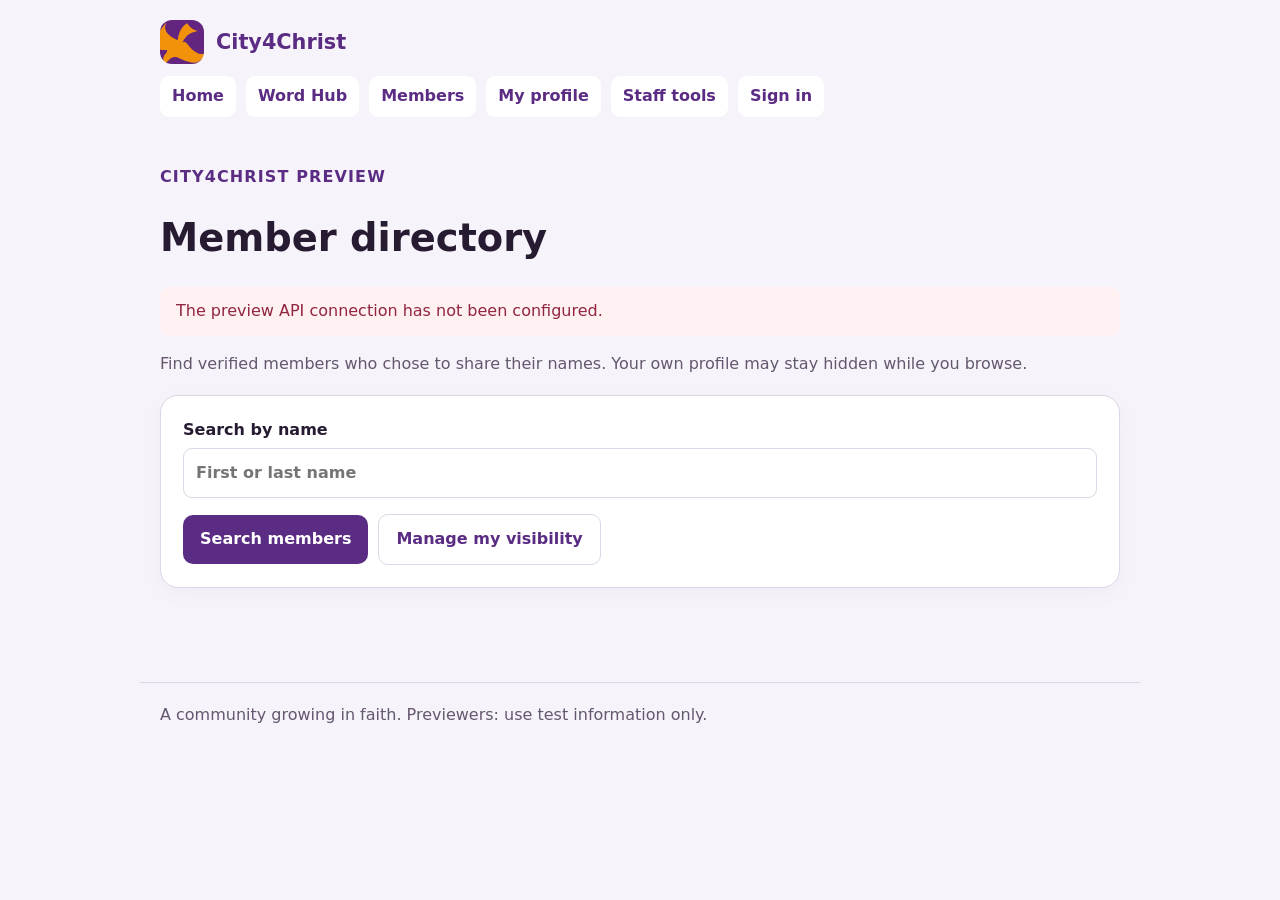
<file: members.html>
<!doctype html>
<html lang="en">
  <head>
    <meta charset="utf-8" />
    <meta name="viewport" content="width=device-width,initial-scale=1" />
    <meta name="theme-color" content="#5B2C83" />
    <title>City4Christ | Member directory</title>
    <link rel="manifest" href="manifest.json" />
    <link rel="stylesheet" href="css/connected.css" />
  </head>
  <body class="connected-page" data-connected-page="members">
    <header class="connected-header">
      <a class="connected-brand" href="/#/home"
        ><img src="assets/images/logo.jpeg" alt="City4Christ" /><span
          >City4Christ</span
        ></a
      >
      <nav
        class="api-navigation"
        data-api-navigation
        aria-label="Connected preview features"
      >
        <a href="/#/home">Home</a><a href="word.html">Word Hub</a
        ><a href="members.html">Members</a><a href="profile.html">My profile</a
        ><a href="staff.html">Staff tools</a
        ><a href="auth.html" data-auth-link>Sign in</a>
      </nav>
    </header>
    <main class="connected-main">
      <p class="eyebrow">City4Christ preview</p>
      <h1>Member directory</h1>
      <div
        id="page-status"
        class="status"
        role="status"
        aria-live="polite"
        tabindex="-1"
      ></div>
      <p class="muted">
        Find verified members who chose to share their names. Your own profile
        may stay hidden while you browse.
      </p>
      <form id="member-search" aria-label="Search members" class="panel">
        <label
          >Search by name<input
            type="search"
            name="query"
            maxlength="200"
            placeholder="First or last name"
        /></label>
        <div class="actions">
          <button>Search members</button
          ><a href="profile.html" class="button-link secondary"
            >Manage my visibility</a
          >
        </div>
      </form>
      <div id="member-results" class="list-grid" aria-live="polite"></div>
      <div class="actions">
        <button id="member-more" type="button" class="secondary" hidden>
          Load more members
        </button>
      </div>
    </main>
    <footer class="connected-footer">
      A community growing in faith. Previewers: use test information only.
    </footer>
    <script src="js/app.js"></script>
    <script src="js/config.js"></script>
    <script type="module" src="js/connected.js"></script>
  </body>
</html>
</file>
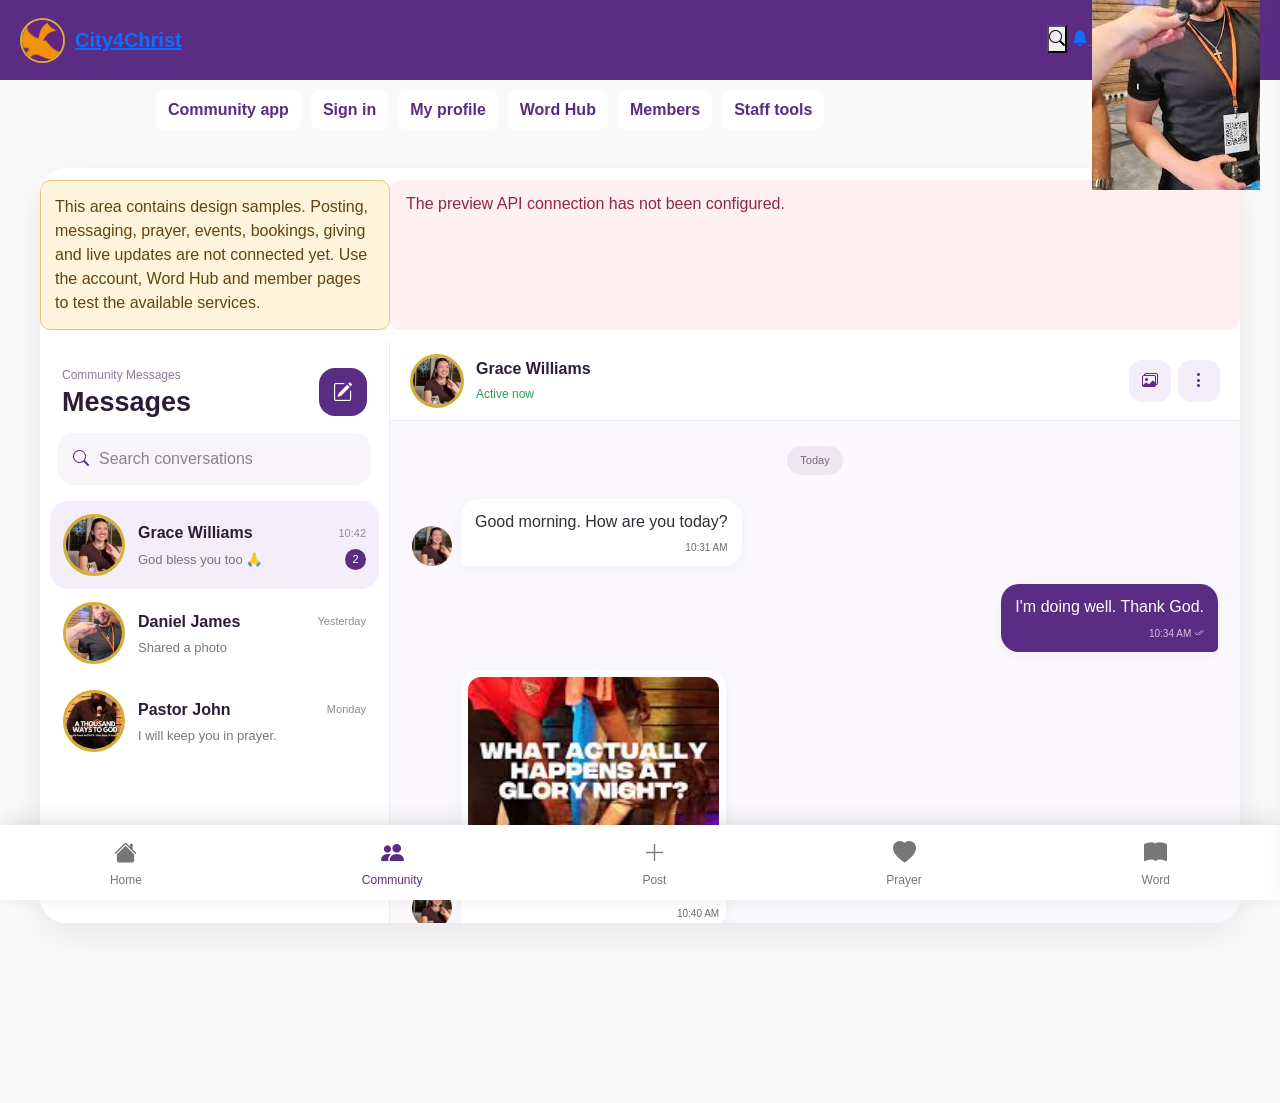
<file: messages.html>
<!DOCTYPE html>

<html lang="en">
<head>
<meta charset="utf-8"/>
<meta content="width=device-width, initial-scale=1.0" name="viewport"/>
<title>City4Christ | Messages</title>
<link href="manifest.json" rel="manifest"/>
<meta content="#5B2C83" name="theme-color"/>
<meta content="yes" name="apple-mobile-web-app-capable"/>
<meta content="default" name="apple-mobile-web-app-status-bar-style"/>
<meta content="City4Christ" name="apple-mobile-web-app-title"/>
<link href="https://cdn.jsdelivr.net/npm/bootstrap@5.3.3/dist/css/bootstrap.min.css" rel="stylesheet"/>
<link href="https://cdn.jsdelivr.net/npm/bootstrap-icons/font/bootstrap-icons.css" rel="stylesheet"/>
<link href="css/style.css" rel="stylesheet"/>
<link href="css/messages.css" rel="stylesheet"/>
<link href="css/animation.css" rel="stylesheet"/>
<link rel="stylesheet" href="css/connected.css"></head>
<body>
<header class="app-header">
<a aria-label="City4Christ home" class="header-logo" href="home.html">
<img alt="City4Christ Logo" src="assets/images/logo.jpeg"/>
<span>City4Christ</span>
</a>
<div class="header-actions">
<button aria-label="Search" class="header-btn global-search-btn" type="button">
<i class="bi bi-search"></i>
</button>
<a aria-label="Notifications" class="header-btn" href="notifications.html">
<i class="bi bi-bell-fill"></i>
</a>
<a aria-label="Profile" class="header-profile-btn" href="profile.html">
<img alt="Profile" src="assets/images/maleMember.jpeg"/>
</a>
</div>
</header>
<main class="messages-container">
<!-- MESSAGE SIDEBAR -->
<aside class="messages-sidebar">
<div class="messages-sidebar-header">
<div>
<span class="messages-kicker">Community Messages</span>
<h1>
                    Messages
                </h1>
</div>
<button class="new-message-btn" id="newMessageBtn" title="Start new conversation">
<i class="bi bi-pencil-square"></i>
</button>
</div>
<!-- SEARCH -->
<div class="message-search">
<i class="bi bi-search"></i>
<input id="conversationSearch" placeholder="Search conversations" type="text"/>
</div>
<!-- CONVERSATIONS -->
<div class="conversation-list">
<button class="conversation-item active" data-image="assets/images/femaleMember.jpeg" data-name="Grace Williams">
<img alt="Grace" class="conversation-avatar" src="assets/images/femaleMember.jpeg"/>
<div class="conversation-details">
<div class="conversation-top">
<strong>
                            Grace Williams
                        </strong>
<span>
                            10:42
                        </span>
</div>
<div class="conversation-preview">
<span>
                            God bless you too 🙏
                        </span>
<span class="unread-badge">
                            2
                        </span>
</div>
</div>
</button>
<button class="conversation-item" data-image="assets/images/maleMember.jpeg" data-name="Daniel James">
<img alt="Daniel" class="conversation-avatar" src="assets/images/maleMember.jpeg"/>
<div class="conversation-details">
<div class="conversation-top">
<strong>
                            Daniel James
                        </strong>
<span>
                            Yesterday
                        </span>
</div>
<div class="conversation-preview">
<span>
                            Shared a photo
                        </span>
</div>
</div>
</button>
<button class="conversation-item" data-image="assets/images/pastorPhoto.jpeg" data-name="Pastor John">
<img alt="Pastor" class="conversation-avatar" src="assets/images/pastorPhoto.jpeg"/>
<div class="conversation-details">
<div class="conversation-top">
<strong>
                            Pastor John
                        </strong>
<span>
                            Monday
                        </span>
</div>
<div class="conversation-preview">
<span>
                            I will keep you in prayer.
                        </span>
</div>
</div>
</button>
</div>
</aside>
<!-- CHAT PANEL -->
<section class="chat-panel" id="chatPanel">
<!-- CHAT HEADER -->
<header class="chat-header">
<div class="chat-user">
<button class="mobile-back-btn" id="mobileBackBtn">
<i class="bi bi-arrow-left"></i>
</button>
<a href="profile.html">
<img alt="Profile" class="chat-avatar" id="chatAvatar" src="assets/images/femaleMember.jpeg"/>
</a>
<div>
<a class="chat-name" href="profile.html" id="chatName">

                        Grace Williams

                    </a>
<span>
                        Active now
                    </span>
</div>
</div>
<div class="chat-header-actions">
<button id="sharedMediaBtn">
<i class="bi bi-images"></i>
</button>
<button>
<i class="bi bi-three-dots-vertical"></i>
</button>
</div>
</header>
<!-- MESSAGES -->
<div class="chat-messages" id="chatMessages">
<div class="day-divider">
                Today
            </div>
<div class="message-row received">
<img alt="Grace" class="message-avatar" src="assets/images/femaleMember.jpeg"/>
<div class="message-bubble">
<p>
                        Good morning. How are you today?
                    </p>
<span>
                        10:31 AM
                    </span>
</div>
</div>
<div class="message-row sent">
<div class="message-bubble">
<p>
                        I'm doing well. Thank God.
                    </p>
<span>
                        10:34 AM
                        <i class="bi bi-check2-all"></i>
</span>
</div>
</div>
<div class="message-row received">
<img alt="Grace" class="message-avatar" src="assets/images/femaleMember.jpeg"/>
<div class="message-bubble media-bubble">
<img alt="Shared media" class="chat-image" src="assets/images/churchActivities.jpeg"/>
<p>
                        This was such a beautiful service.
                    </p>
<span>
                        10:40 AM
                    </span>
</div>
</div>
<div class="message-row sent">
<div class="message-bubble">
<p>
                        God bless you too 🙏
                    </p>
<span>
                        10:42 AM
                        <i class="bi bi-check2-all"></i>
</span>
</div>
</div>
</div>
<!-- IMAGE PREVIEW -->
<div class="image-preview-panel" id="imagePreviewPanel">
<div class="preview-image-wrap">
<img alt="Selected image" id="imagePreview"/>
<button class="remove-preview-btn" id="removeImageBtn">
<i class="bi bi-x-lg"></i>
</button>
</div>
</div>
<!-- COMPOSER -->
<div class="message-composer">
<label class="attach-btn" for="messageImage">
<i class="bi bi-image"></i>
</label>
<input accept="image/*" hidden="" id="messageImage" type="file"/>
<textarea id="messageInput" placeholder="Write a message..." rows="1"></textarea>
<button class="send-message-btn" id="sendMessageBtn">
<i class="bi bi-send-fill"></i>
</button>
</div>
</section>
</main>
<!-- NEW MESSAGE MODAL -->
<div class="new-message-modal" id="newMessageModal">
<div class="new-message-dialog">
<div class="new-message-header">
<div>
<span>
                    Start a conversation
                </span>
<h2>
                    New Message
                </h2>
</div>
<button id="closeNewMessage">
<i class="bi bi-x-lg"></i>
</button>
</div>
<div class="message-search">
<i class="bi bi-search"></i>
<input placeholder="Search City4Christ members" type="text"/>
</div>
<div class="new-message-members">
<button>
<img alt="Pastor" src="assets/images/pastorPhoto.jpeg"/>
<div>
<strong>
                        Pastor John
                    </strong>
<span>
                        Senior Pastor
                    </span>
</div>
</button>
<button>
<img alt="Daniel" src="assets/images/maleMember.jpeg"/>
<div>
<strong>
                        Daniel James
                    </strong>
<span>
                        Youth Fellowship
                    </span>
</div>
</button>
<button>
<img alt="Grace" src="assets/images/femaleMember.jpeg"/>
<div>
<strong>
                        Grace Williams
                    </strong>
<span>
                        Women's Ministry
                    </span>
</div>
</button>
</div>
</div>
</div>
<!-- SHARED MEDIA DRAWER -->
<aside class="shared-media-drawer" id="sharedMediaDrawer">
<div class="shared-media-header">
<div>
<span>
                Conversation
            </span>
<h2>
                Shared Media
            </h2>
</div>
<button id="closeSharedMedia">
<i class="bi bi-x-lg"></i>
</button>
</div>
<div class="shared-media-grid">
<img alt="Shared media" class="shared-media-image" src="assets/images/churchActivities.jpeg"/>
<img alt="Shared media" class="shared-media-image" src="assets/images/youthWorship.jpeg"/>
<img alt="Shared media" class="shared-media-image" src="assets/images/banner.jpeg"/>
</div>
</aside>
<!-- IMAGE VIEWER -->
<div class="image-viewer" id="imageViewer">
<button class="close-image-viewer" id="closeImageViewer">
<i class="bi bi-x-lg"></i>
</button>
<img alt="Shared image" id="viewerImage"/>
</div>
<nav class="bottom-nav"><a href="home.html"><i class="bi bi-house-fill"></i><span>Home</span></a><a class="active" href="community.html"><i class="bi bi-people-fill"></i><span>Community</span></a><a class="post-nav-link" href="home.html#share-faith"><i class="bi bi-plus-lg"></i><span>Post</span></a><a href="prayer.html"><i class="bi bi-heart-fill"></i><span>Prayer</span></a><a href="word.html"><i class="bi bi-book-fill"></i><span>Word</span></a></nav>
<script src="js/app.js"></script>
<script>

const messageInput =
document.getElementById("messageInput");

const sendMessageBtn =
document.getElementById("sendMessageBtn");

const chatMessages =
document.getElementById("chatMessages");

const messageImage =
document.getElementById("messageImage");

const imagePreview =
document.getElementById("imagePreview");

const imagePreviewPanel =
document.getElementById("imagePreviewPanel");

const removeImageBtn =
document.getElementById("removeImageBtn");

let selectedImageURL = null;
let sendingMessage = false;


/* IMAGE PREVIEW */

messageImage.addEventListener(
"change",
function(){

    const file = this.files[0];

    if(!file){
        return;
    }

    if(selectedImageURL){
        URL.revokeObjectURL(
            selectedImageURL
        );
    }

    selectedImageURL =
    URL.createObjectURL(file);

    imagePreview.src =
    selectedImageURL;

    imagePreviewPanel.classList.add(
        "show"
    );

});


removeImageBtn.addEventListener(
"click",
function(){

    clearSelectedImage();

});


function clearSelectedImage(){

    messageImage.value = "";

    imagePreview.src = "";

    imagePreviewPanel.classList.remove(
        "show"
    );

    if(selectedImageURL){

        URL.revokeObjectURL(
            selectedImageURL
        );

        selectedImageURL = null;

    }

}


/* SEND MESSAGE */

sendMessageBtn.addEventListener(
"click",
sendMessage
);


messageInput.addEventListener(
"keydown",
function(event){

    if(
        event.key === "Enter" &&
        !event.shiftKey
    ){

        event.preventDefault();

        sendMessage();

    }

});


function sendMessage(){

    if(sendingMessage){
        return;
    }

    const message =
    messageInput.value.trim();

    const hasImage =
    Boolean(selectedImageURL);

    if(!message && !hasImage){
        return;
    }


    sendingMessage = true;

    sendMessageBtn.disabled = true;


    const row =
    document.createElement("div");

    row.className =
    "message-row sent";


    const bubble =
    document.createElement("div");

    bubble.className =
    hasImage
    ? "message-bubble media-bubble"
    : "message-bubble";


    if(hasImage){

        const img =
        document.createElement("img");

        img.src =
        selectedImageURL;

        img.className =
        "chat-image";

        img.alt =
        "Shared image";

        img.addEventListener(
        "click",
        function(){

            openImageViewer(
                this.src
            );

        });

        bubble.appendChild(img);

    }


    if(message){

        const paragraph =
        document.createElement("p");

        paragraph.textContent =
        message;

        bubble.appendChild(
            paragraph
        );

    }


    const time =
    document.createElement("span");

    time.innerHTML =
    new Date()
    .toLocaleTimeString(
        [],
        {
            hour:"2-digit",
            minute:"2-digit"
        }
    )
    +
    ' <i class="bi bi-check2-all"></i>';


    bubble.appendChild(time);

    row.appendChild(bubble);

    chatMessages.appendChild(row);


    messageInput.value = "";

    clearSelectedImage();


    chatMessages.scrollTop =
    chatMessages.scrollHeight;


    setTimeout(() => {

        sendingMessage = false;

        sendMessageBtn.disabled = false;

    }, 400);

}



/* CONVERSATION SWITCHING */

document
.querySelectorAll(".conversation-item")
.forEach(item => {

    item.addEventListener(
    "click",
    function(){

        document
        .querySelectorAll(
            ".conversation-item"
        )
        .forEach(conversation => {

            conversation.classList.remove(
                "active"
            );

        });


        this.classList.add(
            "active"
        );


        document
        .getElementById("chatName")
        .textContent =
        this.dataset.name;


        document
        .getElementById("chatAvatar")
        .src =
        this.dataset.image;


        document
        .getElementById("chatPanel")
        .classList.add(
            "mobile-open"
        );

    });

});



/* CONVERSATION SEARCH */

document
.getElementById("conversationSearch")
.addEventListener(
"input",
function(){

    const keyword =
    this.value
    .toLowerCase()
    .trim();


    document
    .querySelectorAll(
        ".conversation-item"
    )
    .forEach(item => {

        const name =
        item.dataset.name
        .toLowerCase();

        item.style.display =
        name.includes(keyword)
        ? ""
        : "none";

    });

});



/* NEW MESSAGE MODAL */

const newMessageModal =
document.getElementById(
    "newMessageModal"
);


document
.getElementById("newMessageBtn")
.addEventListener(
"click",
function(){

    newMessageModal
    .classList.add("show");

});


document
.getElementById("closeNewMessage")
.addEventListener(
"click",
function(){

    newMessageModal
    .classList.remove("show");

});



/* SHARED MEDIA */

const sharedMediaDrawer =
document.getElementById(
    "sharedMediaDrawer"
);


document
.getElementById("sharedMediaBtn")
.addEventListener(
"click",
function(){

    sharedMediaDrawer
    .classList.add("show");

});


document
.getElementById("closeSharedMedia")
.addEventListener(
"click",
function(){

    sharedMediaDrawer
    .classList.remove("show");

});



/* IMAGE VIEWER */

const imageViewer =
document.getElementById("imageViewer");

const viewerImage =
document.getElementById("viewerImage");


function openImageViewer(src){

    viewerImage.src = src;

    imageViewer
    .classList.add("show");

}


document
.querySelectorAll(
    ".chat-image, .shared-media-image"
)
.forEach(image => {

    image.addEventListener(
    "click",
    function(){

        openImageViewer(
            this.src
        );

    });

});


document
.getElementById("closeImageViewer")
.addEventListener(
"click",
function(){

    imageViewer
    .classList.remove("show");

});



/* MOBILE BACK */

document
.getElementById("mobileBackBtn")
.addEventListener(
"click",
function(){

    document
    .getElementById("chatPanel")
    .classList.remove(
        "mobile-open"
    );

});

</script>
<script src="js/config.js"></script><script type="module" src="js/connected.js"></script></body>
</html>
</file>
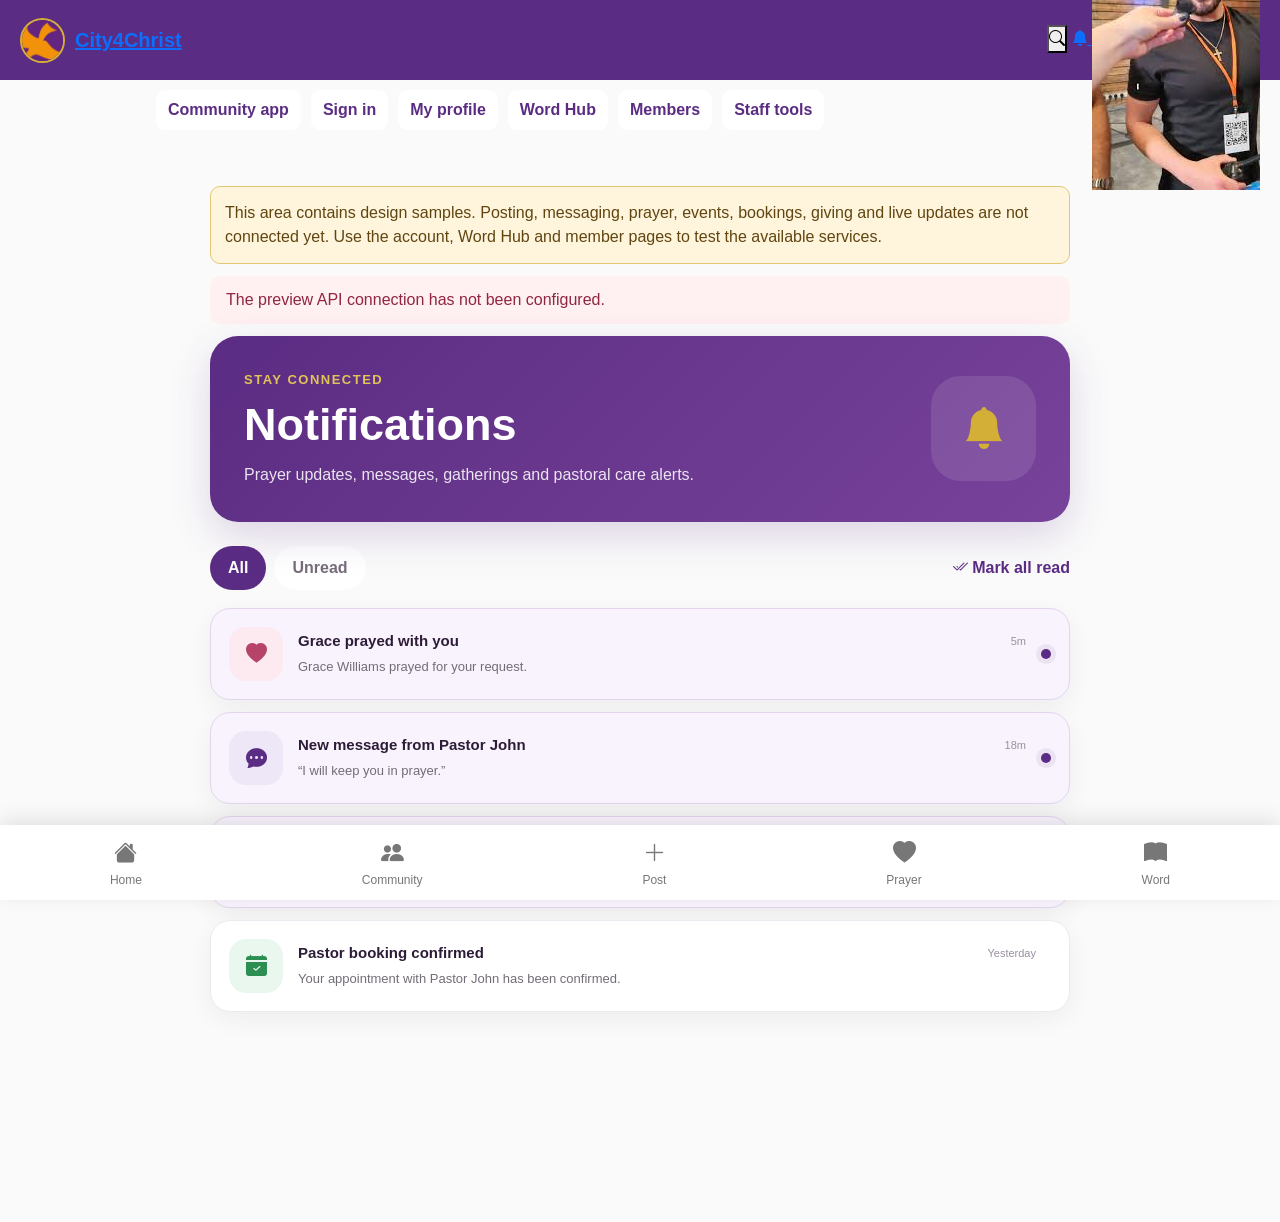
<file: notifications.html>
<!DOCTYPE html>

<html lang="en">
<head>
<meta charset="utf-8"/>
<meta content="width=device-width, initial-scale=1.0" name="viewport"/>
<title>City4Christ | Notifications</title>
<link href="manifest.json" rel="manifest"/>
<meta content="#5B2C83" name="theme-color"/>
<meta content="yes" name="apple-mobile-web-app-capable"/>
<meta content="default" name="apple-mobile-web-app-status-bar-style"/>
<meta content="City4Christ" name="apple-mobile-web-app-title"/>
<link href="https://cdn.jsdelivr.net/npm/bootstrap@5.3.3/dist/css/bootstrap.min.css" rel="stylesheet"/>
<link href="https://cdn.jsdelivr.net/npm/bootstrap-icons@1.11.3/font/bootstrap-icons.min.css" rel="stylesheet"/>
<link href="css/style.css" rel="stylesheet"/>
<link href="css/notifications.css" rel="stylesheet"/>
<link href="css/animation.css" rel="stylesheet"/>
<link rel="stylesheet" href="css/connected.css"></head>
<body>
<header class="app-header">
<a aria-label="City4Christ home" class="header-logo" href="home.html">
<img alt="City4Christ Logo" src="assets/images/logo.jpeg"/>
<span>City4Christ</span>
</a>
<div class="header-actions">
<button aria-label="Search" class="header-btn global-search-btn" type="button">
<i class="bi bi-search"></i>
</button>
<a aria-label="Notifications" class="header-btn" href="notifications.html">
<i class="bi bi-bell-fill"></i>
</a>
<a aria-label="Profile" class="header-profile-btn" href="profile.html">
<img alt="Profile" src="assets/images/maleMember.jpeg"/>
</a>
</div>
</header>
<main class="notifications-container">
<!-- HERO -->
<section class="notifications-hero fade-up">
<div>
<span class="notifications-kicker">
                Stay Connected
            </span>
<h1>
                Notifications
            </h1>
<p>Prayer updates, messages, gatherings and pastoral care alerts.</p>
</div>
<div class="notifications-hero-icon">
<i class="bi bi-bell-fill"></i>
</div>
</section>
<!-- CONTROLS -->
<section class="notification-controls">
<div class="notification-tabs">
<button class="notification-tab active" data-filter="all">

                All

            </button>
<button class="notification-tab" data-filter="unread">

                Unread

            </button>
</div>
<button class="mark-all-read-btn" id="markAllReadBtn">
<i class="bi bi-check2-all"></i>

            Mark all read

        </button>
</section>
<!-- NOTIFICATION LIST -->
<section class="notification-list" id="notificationList">
<!-- PRAYER -->
<a class="notification-card unread fade-up" data-status="unread" href="prayer.html">
<div class="notification-icon prayer-icon">
<i class="bi bi-heart-fill"></i>
</div>
<div class="notification-content">
<div class="notification-title-row">
<strong>
                        Grace prayed with you
                    </strong>
<span>
                        5m
                    </span>
</div>
<p>
                    Grace Williams prayed for your request.
                </p>
</div>
<div class="notification-dot"></div>
</a>
<!-- MESSAGE -->
<a class="notification-card unread fade-up" data-status="unread" href="messages.html">
<div class="notification-icon message-icon">
<i class="bi bi-chat-dots-fill"></i>
</div>
<div class="notification-content">
<div class="notification-title-row">
<strong>
                        New message from Pastor John
                    </strong>
<span>
                        18m
                    </span>
</div>
<p>
                    “I will keep you in prayer.”
                </p>
</div>
<div class="notification-dot"></div>
</a>
<!-- EVENT -->
<a class="notification-card unread fade-up" data-status="unread" href="events.html">
<div class="notification-icon event-icon">
<i class="bi bi-calendar-event-fill"></i>
</div>
<div class="notification-content">
<div class="notification-title-row">
<strong>
                        Gathering reminder
                    </strong>
<span>
                        1h
                    </span>
</div>
<p>
                    Sunday Worship Gathering starts soon.
                </p>
</div>
<div class="notification-dot"></div>
</a>
<!-- CONNECTION -->

<!-- BOOKING -->
<a class="notification-card fade-up" data-status="read" href="pastor-booking.html">
<div class="notification-icon booking-icon">
<i class="bi bi-calendar-check-fill"></i>
</div>
<div class="notification-content">
<div class="notification-title-row">
<strong>
                        Pastor booking confirmed
                    </strong>
<span>
                        Yesterday
                    </span>
</div>
<p>
                    Your appointment with Pastor John has been confirmed.
                </p>
</div>
</a>
</section>
<!-- EMPTY STATE -->
<section class="notifications-empty" id="notificationsEmpty">
<div class="empty-notification-icon">
<i class="bi bi-bell-slash"></i>
</div>
<h2>
            No notifications here
        </h2>
<p>
            New City4Christ updates will appear here.
        </p>
</section>
</main>
<nav class="bottom-nav"><a href="home.html"><i class="bi bi-house-fill"></i><span>Home</span></a><a href="community.html"><i class="bi bi-people-fill"></i><span>Community</span></a><a class="post-nav-link" href="home.html#share-faith"><i class="bi bi-plus-lg"></i><span>Post</span></a><a href="prayer.html"><i class="bi bi-heart-fill"></i><span>Prayer</span></a><a href="word.html"><i class="bi bi-book-fill"></i><span>Word</span></a></nav>
<script src="js/app.js"></script>
<script>

const notificationTabs =
document.querySelectorAll(
    ".notification-tab"
);

const notificationCards =
document.querySelectorAll(
    ".notification-card"
);

const notificationsEmpty =
document.getElementById(
    "notificationsEmpty"
);


/* FILTER */

notificationTabs.forEach(tab => {

    tab.addEventListener(
    "click",
    function(){

        notificationTabs.forEach(item => {

            item.classList.remove(
                "active"
            );

        });


        this.classList.add(
            "active"
        );


        const filter =
        this.dataset.filter;


        let visibleCount = 0;


        notificationCards.forEach(card => {

            const status =
            card.dataset.status;


            if(
                filter === "all" ||
                status === filter
            ){

                card.style.display =
                "";

                visibleCount++;

            }

            else{

                card.style.display =
                "none";

            }

        });


        notificationsEmpty.style.display =
        visibleCount === 0
        ? "flex"
        : "none";

    });

});



/* MARK SINGLE NOTIFICATION READ */

notificationCards.forEach(card => {

    card.addEventListener(
    "click",
    function(){

        this.classList.remove(
            "unread"
        );

        this.dataset.status =
        "read";


        const dot =
        this.querySelector(
            ".notification-dot"
        );

        if(dot){
            dot.remove();
        }

    });

});



/* MARK ALL AS READ */

document
.getElementById("markAllReadBtn")
.addEventListener(
"click",
function(){

    notificationCards.forEach(card => {

        card.classList.remove(
            "unread"
        );

        card.dataset.status =
        "read";


        const dot =
        card.querySelector(
            ".notification-dot"
        );

        if(dot){
            dot.remove();
        }

    });


    const unreadTab =
    document.querySelector(
        '[data-filter="unread"]'
    );


    if(
        unreadTab.classList.contains(
            "active"
        )
    ){

        notificationCards.forEach(card => {

            card.style.display =
            "none";

        });


        notificationsEmpty.style.display =
        "flex";

    }

});

</script>
<script src="js/config.js"></script><script type="module" src="js/connected.js"></script></body>
</html>
</file>
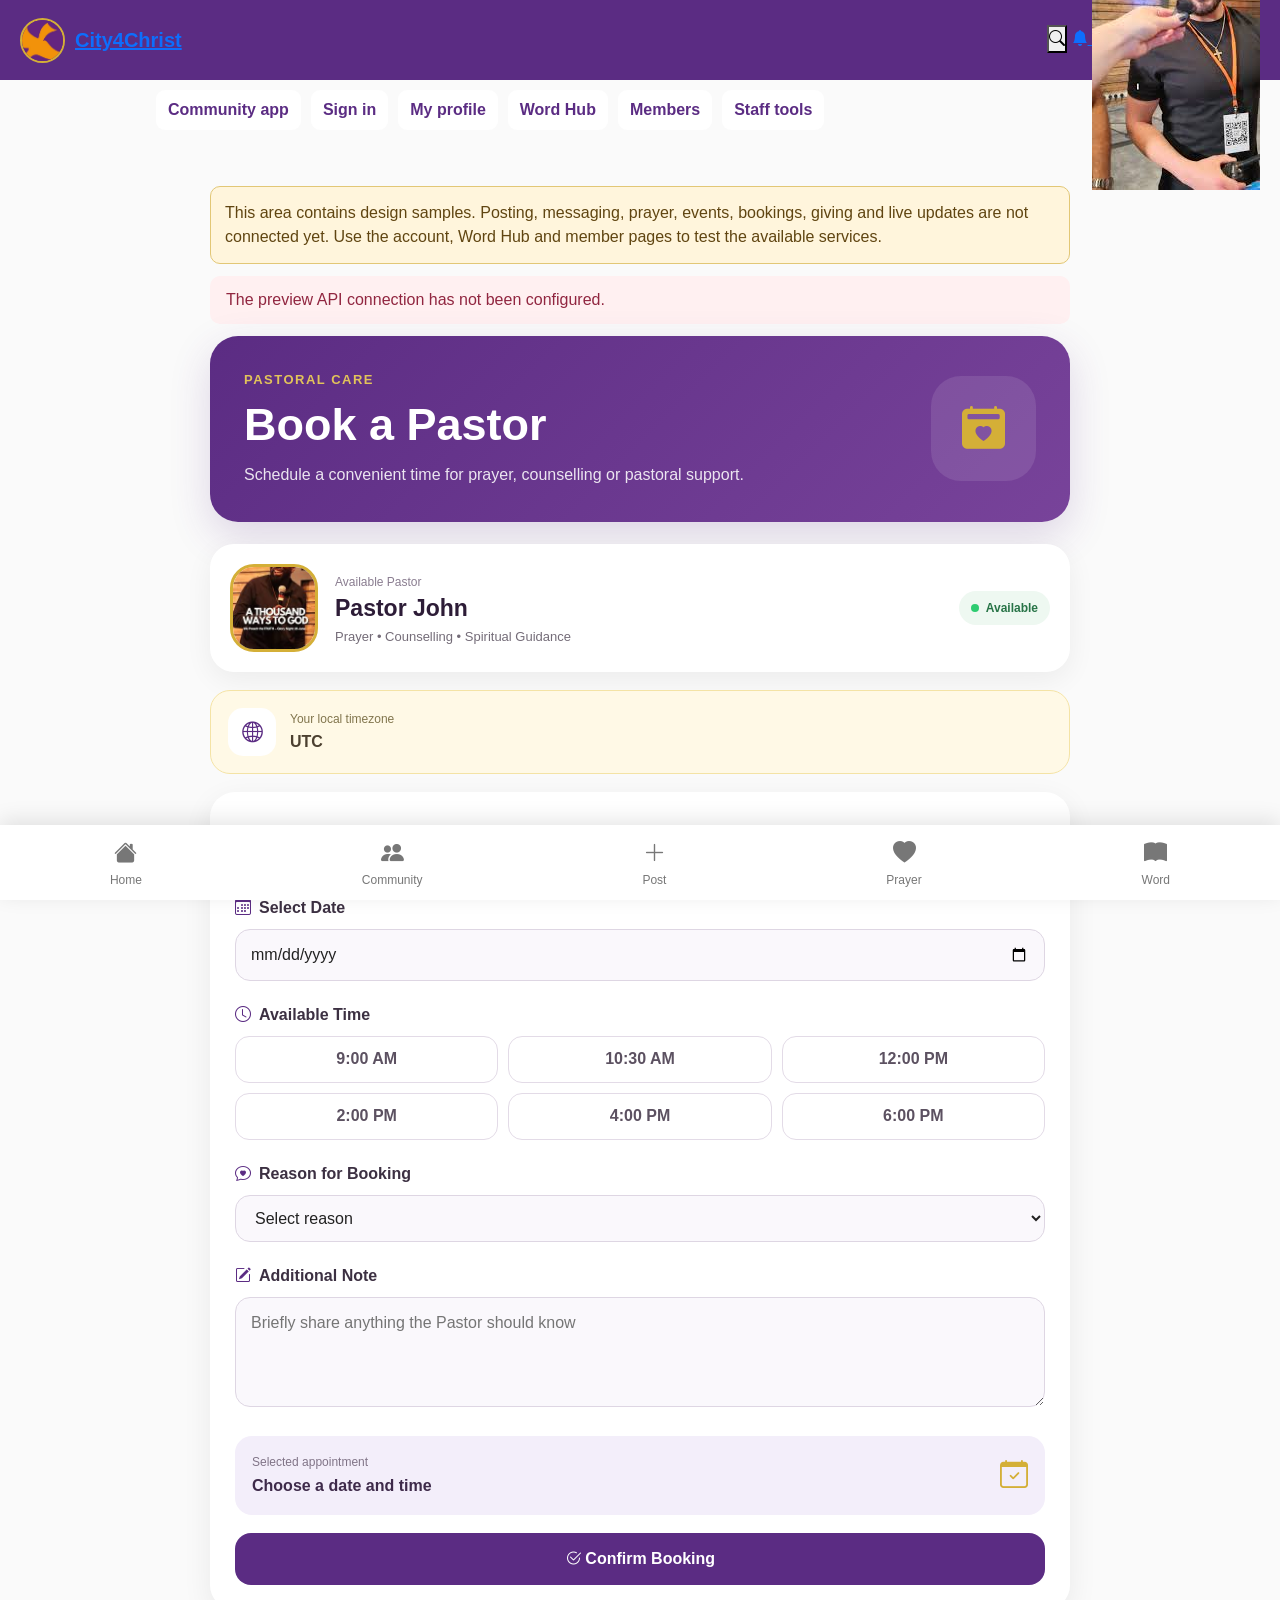
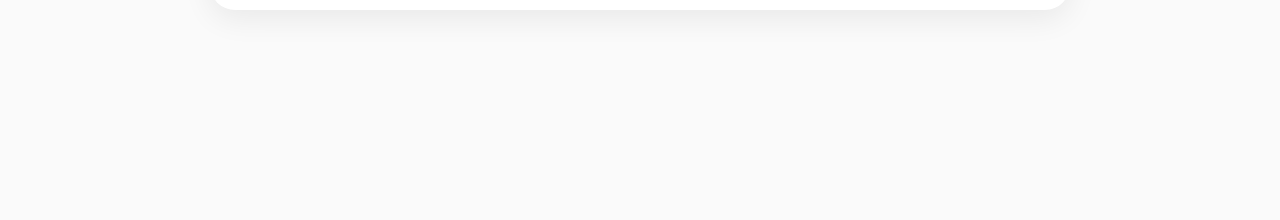
<file: pastor-booking.html>
<!DOCTYPE html>

<html lang="en">
<head>
<meta charset="utf-8"/>
<meta content="width=device-width, initial-scale=1.0" name="viewport"/>
<title>City4Christ | Book a Pastor</title>
<link href="manifest.json" rel="manifest"/>
<meta content="#5B2C83" name="theme-color"/>
<meta content="yes" name="apple-mobile-web-app-capable"/>
<meta content="default" name="apple-mobile-web-app-status-bar-style"/>
<meta content="City4Christ" name="apple-mobile-web-app-title"/>
<link href="https://cdn.jsdelivr.net/npm/bootstrap@5.3.3/dist/css/bootstrap.min.css" rel="stylesheet"/>
<link href="https://cdn.jsdelivr.net/npm/bootstrap-icons@1.11.3/font/bootstrap-icons.min.css" rel="stylesheet"/>
<link href="css/style.css" rel="stylesheet"/>
<link href="css/pastor-booking.css" rel="stylesheet"/>
<link href="css/animation.css" rel="stylesheet"/>
<link rel="stylesheet" href="css/connected.css"></head>
<body>
<header class="app-header">
<a aria-label="City4Christ home" class="header-logo" href="home.html">
<img alt="City4Christ Logo" src="assets/images/logo.jpeg"/>
<span>City4Christ</span>
</a>
<div class="header-actions">
<button aria-label="Search" class="header-btn global-search-btn" type="button">
<i class="bi bi-search"></i>
</button>
<a aria-label="Notifications" class="header-btn" href="notifications.html">
<i class="bi bi-bell-fill"></i>
</a>
<a aria-label="Profile" class="header-profile-btn" href="profile.html">
<img alt="Profile" src="assets/images/maleMember.jpeg"/>
</a>
</div>
</header>
<main class="booking-container">
<!-- HERO -->
<section class="booking-hero fade-up">
<div class="booking-hero-content">
<span class="booking-kicker">
                Pastoral Care
            </span>
<h1>
                Book a Pastor
            </h1>
<p>
                Schedule a convenient time for prayer,
                counselling or pastoral support.
            </p>
</div>
<div class="booking-hero-icon">
<i class="bi bi-calendar2-heart-fill"></i>
</div>
</section>
<!-- PASTOR -->
<section class="pastor-card fade-up">
<img alt="Pastor" class="pastor-booking-avatar" src="assets/images/pastorPhoto.jpeg"/>
<div class="pastor-booking-info">
<span class="pastor-label">
                Available Pastor
            </span>
<h2>
                Pastor John
            </h2>
<p>
                Prayer • Counselling • Spiritual Guidance
            </p>
</div>
<div class="pastor-status">
<span></span>
            Available

        </div>
</section>
<!-- TIMEZONE -->
<section class="timezone-card fade-up">
<div class="timezone-icon">
<i class="bi bi-globe2"></i>
</div>
<div>
<span>
                Your local timezone
            </span>
<strong id="timezoneLabel">
                Detecting timezone...
            </strong>
</div>
</section>
<!-- BOOKING FORM -->
<section class="booking-form-card fade-up">
<div class="booking-form-heading">
<span>
                Choose a convenient time
            </span>
<h2>
                Appointment Details
            </h2>
</div>
<form id="bookingForm">
<!-- DATE -->
<div class="form-group">
<label for="bookingDate">
<i class="bi bi-calendar3"></i>

                    Select Date

                </label>
<input id="bookingDate" required="" type="date"/>
</div>
<!-- TIME -->
<div class="form-group">
<label>
<i class="bi bi-clock"></i>

                    Available Time

                </label>
<div class="time-slots" id="timeSlots">
<button class="time-slot" data-time="09:00" type="button">

                        9:00 AM

                    </button>
<button class="time-slot" data-time="10:30" type="button">

                        10:30 AM

                    </button>
<button class="time-slot" data-time="12:00" type="button">

                        12:00 PM

                    </button>
<button class="time-slot" data-time="14:00" type="button">

                        2:00 PM

                    </button>
<button class="time-slot" data-time="16:00" type="button">

                        4:00 PM

                    </button>
<button class="time-slot" data-time="18:00" type="button">

                        6:00 PM

                    </button>
</div>
</div>
<!-- PURPOSE -->
<div class="form-group">
<label for="bookingPurpose">
<i class="bi bi-chat-heart"></i>

                    Reason for Booking

                </label>
<select id="bookingPurpose" required="">
<option value="">
                        Select reason
                    </option>
<option>
                        Prayer
                    </option>
<option>
                        Counselling
                    </option>
<option>
                        Spiritual Guidance
                    </option>
<option>
                        Family Matter
                    </option>
<option>
                        General Meeting
                    </option>
</select>
</div>
<!-- NOTE -->
<div class="form-group">
<label for="bookingNote">
<i class="bi bi-pencil-square"></i>

                    Additional Note
                </label>
<textarea id="bookingNote" placeholder="Briefly share anything the Pastor should know"></textarea>
</div>
<input id="selectedTime" type="hidden"/>
<!-- SUMMARY -->
<div class="booking-summary" id="bookingSummary">
<div>
<span>
                        Selected appointment
                    </span>
<strong id="summaryDate">
                        Choose a date and time
                    </strong>
</div>
<i class="bi bi-calendar-check"></i>
</div>
<button class="confirm-booking-btn" type="submit">
<i class="bi bi-check2-circle"></i>

                Confirm Booking

            </button>
</form>
</section>
<!-- SUCCESS -->
<section class="booking-success" id="bookingSuccess">
<div class="success-icon">
<i class="bi bi-check-lg"></i>
</div>
<h2>
            Booking Confirmed
        </h2>
<p>
            Your pastoral appointment has been scheduled.
        </p>
<div id="confirmedBooking"></div>
<button id="bookAnotherBtn" type="button">

            Book Another Time

        </button>
</section>
</main>
<nav class="bottom-nav"><a href="home.html"><i class="bi bi-house-fill"></i><span>Home</span></a><a href="community.html"><i class="bi bi-people-fill"></i><span>Community</span></a><a class="post-nav-link" href="home.html#share-faith"><i class="bi bi-plus-lg"></i><span>Post</span></a><a href="prayer.html"><i class="bi bi-heart-fill"></i><span>Prayer</span></a><a href="word.html"><i class="bi bi-book-fill"></i><span>Word</span></a></nav>
<script src="js/app.js"></script>
<script>

/* TIMEZONE */

const userTimezone =
Intl.DateTimeFormat()
.resolvedOptions()
.timeZone;

document
.getElementById("timezoneLabel")
.textContent =
userTimezone;



/* DATE MINIMUM */

const bookingDate =
document.getElementById("bookingDate");

const today =
new Date();

const year =
today.getFullYear();

const month =
String(
    today.getMonth() + 1
).padStart(2,"0");

const day =
String(
    today.getDate()
).padStart(2,"0");

const todayString =
`${year}-${month}-${day}`;

bookingDate.min =
todayString;



/* TIME SLOTS */

const timeSlots =
document.querySelectorAll(
    ".time-slot"
);

const selectedTime =
document.getElementById(
    "selectedTime"
);

const summaryDate =
document.getElementById(
    "summaryDate"
);


function updateAvailableSlots(){

    if(!bookingDate.value){
        return;
    }

    const selectedDate =
    new Date(
        bookingDate.value + "T00:00:00"
    );

    const now =
    new Date();

    const isToday =
    selectedDate.toDateString()
    ===
    now.toDateString();


    timeSlots.forEach(slot => {

        slot.disabled = false;

        slot.classList.remove(
            "disabled-slot"
        );


        if(isToday){

            const [hours,minutes] =
            slot.dataset.time
            .split(":")
            .map(Number);


            const slotDateTime =
            new Date();

            slotDateTime.setHours(
                hours,
                minutes,
                0,
                0
            );


            if(slotDateTime <= now){

                slot.disabled = true;

                slot.classList.add(
                    "disabled-slot"
                );

                if(
                    selectedTime.value
                    ===
                    slot.dataset.time
                ){

                    selectedTime.value =
                    "";

                    slot.classList.remove(
                        "active"
                    );

                }

            }

        }

    });


    updateSummary();

}


bookingDate.addEventListener(
"change",
updateAvailableSlots
);



timeSlots.forEach(slot => {

    slot.addEventListener(
    "click",
    function(){

        if(this.disabled){
            return;
        }

        timeSlots.forEach(item => {

            item.classList.remove(
                "active"
            );

        });

        this.classList.add(
            "active"
        );

        selectedTime.value =
        this.dataset.time;

        updateSummary();

    });

});



function updateSummary(){

    if(
        !bookingDate.value ||
        !selectedTime.value
    ){

        summaryDate.textContent =
        "Choose a date and time";

        return;

    }


    const bookingDateTime =
    new Date(
        `${bookingDate.value}T${selectedTime.value}:00`
    );


    summaryDate.textContent =
    bookingDateTime
    .toLocaleString(
        [],
        {
            weekday:"long",
            day:"numeric",
            month:"long",
            year:"numeric",
            hour:"numeric",
            minute:"2-digit",
            timeZoneName:"short"
        }
    );

}



/* SUBMISSION */

const bookingForm =
document.getElementById(
    "bookingForm"
);

const bookingSuccess =
document.getElementById(
    "bookingSuccess"
);

const confirmedBooking =
document.getElementById(
    "confirmedBooking"
);


bookingForm.addEventListener(
"submit",
function(event){

    event.preventDefault();


    if(
        !bookingDate.value ||
        !selectedTime.value
    ){

        alert(
            "Please select an available date and time."
        );

        return;

    }


    const bookingDateTime =
    new Date(
        `${bookingDate.value}T${selectedTime.value}:00`
    );


    const now =
    new Date();


    if(bookingDateTime <= now){

        alert(
            "That appointment time has already passed. Please select another time."
        );

        updateAvailableSlots();

        return;

    }


    confirmedBooking.textContent =
    bookingDateTime
    .toLocaleString(
        [],
        {
            weekday:"long",
            day:"numeric",
            month:"long",
            year:"numeric",
            hour:"numeric",
            minute:"2-digit",
            timeZoneName:"short"
        }
    );


    document
    .querySelector(
        ".booking-form-card"
    )
    .style.display =
    "none";


    bookingSuccess.classList.add(
        "show"
    );

});


document
.getElementById("bookAnotherBtn")
.addEventListener(
"click",
function(){

    bookingSuccess.classList.remove(
        "show"
    );


    document
    .querySelector(
        ".booking-form-card"
    )
    .style.display =
    "";


    bookingForm.reset();

    selectedTime.value = "";


    timeSlots.forEach(slot => {

        slot.classList.remove(
            "active"
        );

    });


    summaryDate.textContent =
    "Choose a date and time";

});

</script>
<script src="js/config.js"></script><script type="module" src="js/connected.js"></script></body>
</html>
</file>
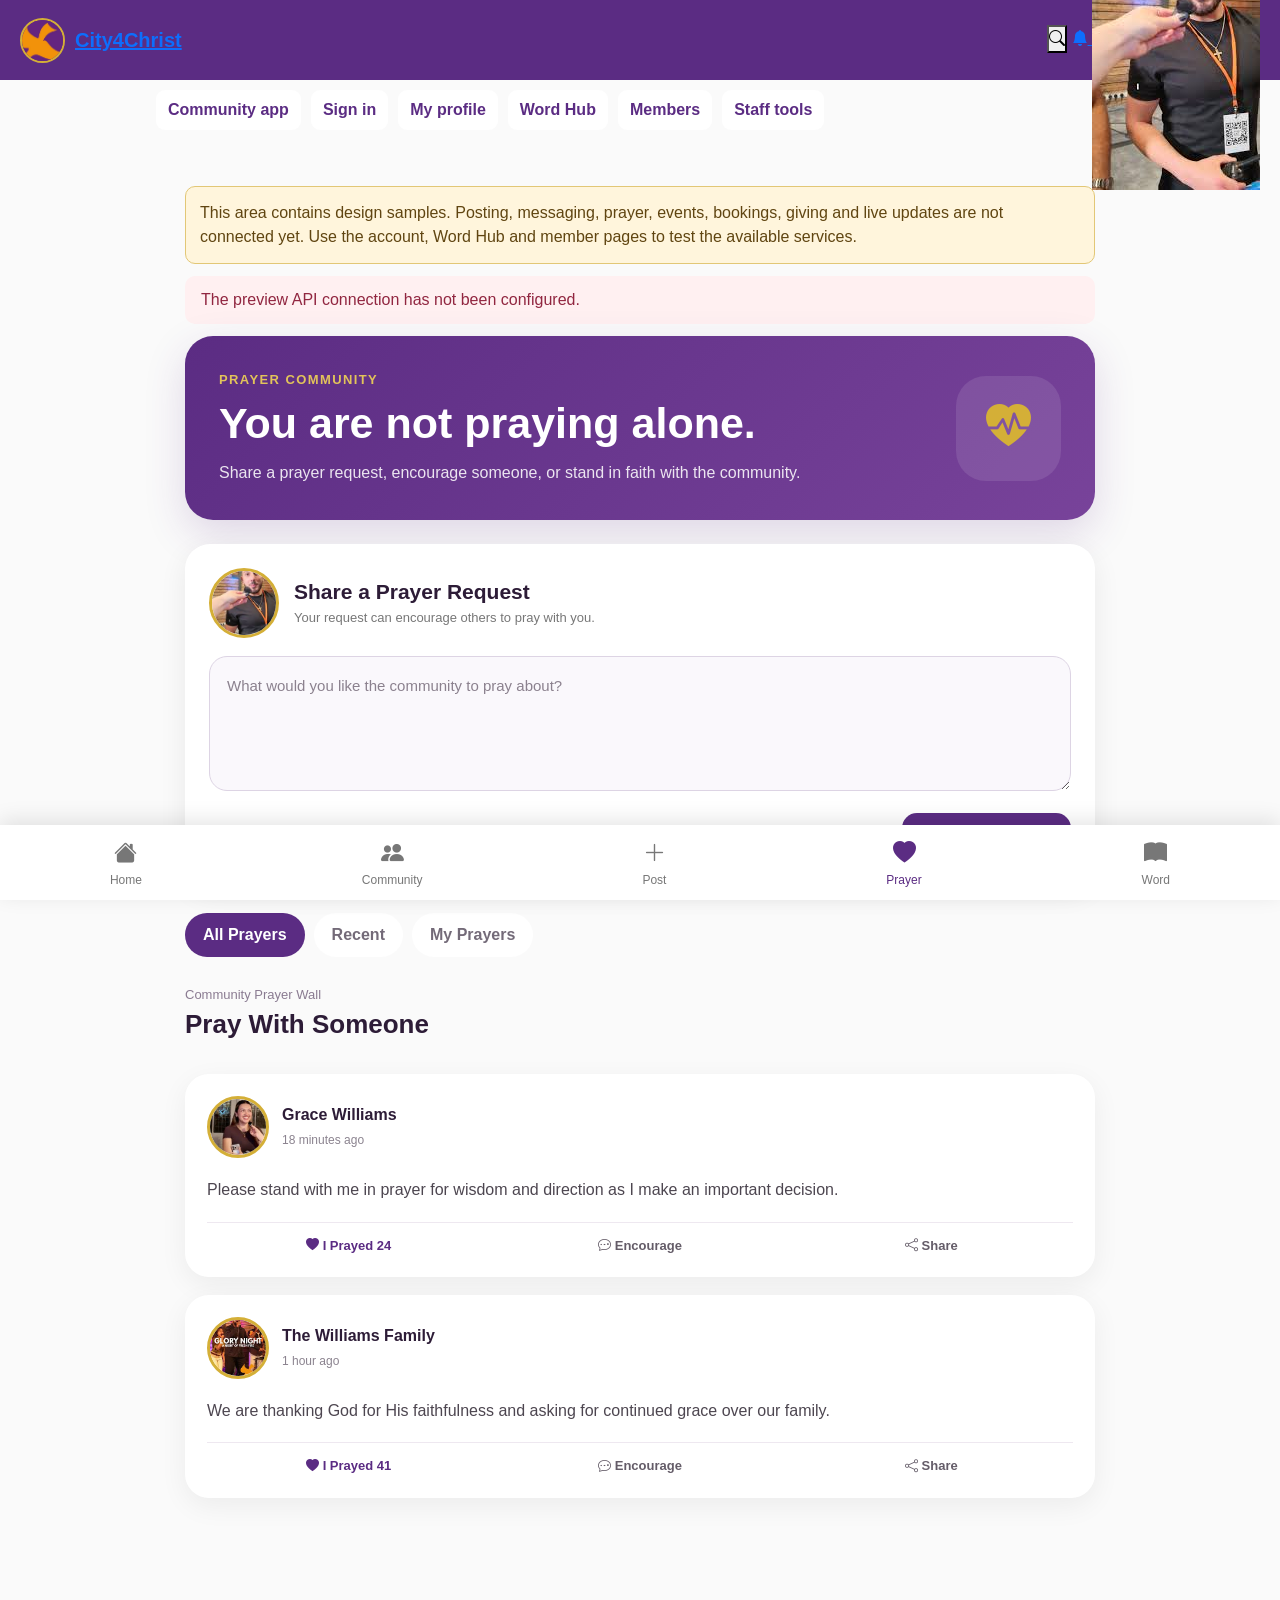
<file: prayer.html>
<!DOCTYPE html>

<html lang="en">
<head>
<meta charset="utf-8"/>
<meta content="width=device-width, initial-scale=1.0" name="viewport"/>
<title>City4Christ | Prayer</title>
<link href="manifest.json" rel="manifest"/>
<meta content="#5B2C83" name="theme-color"/>
<meta content="yes" name="apple-mobile-web-app-capable"/>
<meta content="default" name="apple-mobile-web-app-status-bar-style"/>
<meta content="City4Christ" name="apple-mobile-web-app-title"/>
<link href="https://cdn.jsdelivr.net/npm/bootstrap@5.3.3/dist/css/bootstrap.min.css" rel="stylesheet"/>
<link href="https://cdn.jsdelivr.net/npm/bootstrap-icons/font/bootstrap-icons.css" rel="stylesheet"/>
<link href="css/style.css" rel="stylesheet"/>
<link href="css/prayer.css" rel="stylesheet"/>
<link href="css/animation.css" rel="stylesheet"/>
<link rel="stylesheet" href="css/connected.css"></head>
<body>
<header class="app-header">
<a aria-label="City4Christ home" class="header-logo" href="home.html">
<img alt="City4Christ Logo" src="assets/images/logo.jpeg"/>
<span>City4Christ</span>
</a>
<div class="header-actions">
<button aria-label="Search" class="header-btn global-search-btn" type="button">
<i class="bi bi-search"></i>
</button>
<a aria-label="Notifications" class="header-btn" href="notifications.html">
<i class="bi bi-bell-fill"></i>
</a>
<a aria-label="Profile" class="header-profile-btn" href="profile.html">
<img alt="Profile" src="assets/images/maleMember.jpeg"/>
</a>
</div>
</header>
<main class="prayer-container">
<!-- HERO -->
<section class="prayer-hero fade-up">
<div>
<span class="prayer-kicker">
                Prayer Community
            </span>
<h1>
                You are not praying alone.
            </h1>
<p>
                Share a prayer request, encourage someone,
                or stand in faith with the community.
            </p>
</div>
<div class="prayer-hero-icon">
<i class="bi bi-heart-pulse-fill"></i>
</div>
</section>
<!-- SUBMIT PRAYER -->
<section class="prayer-submit-card fade-up">
<div class="submit-header">
<img alt="Profile" class="prayer-user-avatar" src="assets/images/maleMember.jpeg"/>
<div>
<h2>
                    Share a Prayer Request
                </h2>
<p>
                    Your request can encourage others to pray with you.
                </p>
</div>
</div>
<form id="prayerForm">
<textarea id="prayerText" placeholder="What would you like the community to pray about?" required=""></textarea>
<div class="prayer-options">
<label class="privacy-option">
<input id="anonymousPrayer" type="checkbox"/>
<span>
                        Post anonymously
                    </span>
</label>
<button class="submit-prayer-btn" type="submit">
<i class="bi bi-send-fill"></i>

                    Submit Prayer

                </button>
</div>
</form>
<div class="prayer-success" id="prayerSuccess">
<i class="bi bi-check-circle-fill"></i>
<div>
<strong>
                    Prayer submitted successfully
                </strong>
<span>
                    Your request has been added to the Prayer Wall.
                </span>
</div>
</div>
</section>
<!-- FILTERS -->
<section class="prayer-filters">
<button class="prayer-filter active">
            All Prayers
        </button>
<button class="prayer-filter">
            Recent
        </button>
<button class="prayer-filter">
            My Prayers
        </button>

</section>
<!-- PRAYER WALL -->
<section class="prayer-wall">
<div class="section-heading">
<div>
<span>
                    Community Prayer Wall
                </span>
<h2>
                    Pray With Someone
                </h2>
</div>
</div>
<!-- PRAYER 1 -->
<article class="prayer-card fade-up">
<div class="prayer-profile-row">
<img alt="Member" class="prayer-avatar" src="assets/images/femaleMember.jpeg"/>
<div>
<a href="profile.html">
                        Grace Williams
                    </a>
<span>
                        18 minutes ago
                    </span>
</div>
</div>
<p>
                Please stand with me in prayer for wisdom
                and direction as I make an important decision.
            </p>
<div class="prayer-card-actions">
<button class="pray-btn">
<i class="bi bi-heart-fill"></i>
<span>
                        I Prayed
                    </span>
<strong>
                        24
                    </strong>
</button>
<button>
<i class="bi bi-chat-dots"></i>

                    Encourage

                </button>
<button>
<i class="bi bi-share"></i>

                    Share

                </button>
</div>
</article>
<!-- PRAYER 2 -->
<article class="prayer-card fade-up">
<div class="prayer-profile-row">
<img alt="Family" class="prayer-avatar" src="assets/images/familyMember.jpeg"/>
<div>
<a href="profile.html">
                        The Williams Family
                    </a>
<span>
                        1 hour ago
                    </span>
</div>
</div>
<p>
                We are thanking God for His faithfulness
                and asking for continued grace over our family.
            </p>

<div class="prayer-card-actions">
<button class="pray-btn">
<i class="bi bi-heart-fill"></i>
<span>
                        I Prayed
                    </span>
<strong>
                        41
                    </strong>
</button>
<button>
<i class="bi bi-chat-dots"></i>

                    Encourage

                </button>
<button>
<i class="bi bi-share"></i>

                    Share

                </button>
</div>
</article>
</section>
</main>
<nav class="bottom-nav"><a href="home.html"><i class="bi bi-house-fill"></i><span>Home</span></a><a href="community.html"><i class="bi bi-people-fill"></i><span>Community</span></a><a class="post-nav-link" href="home.html#share-faith"><i class="bi bi-plus-lg"></i><span>Post</span></a><a class="active" href="prayer.html"><i class="bi bi-heart-fill"></i><span>Prayer</span></a><a href="word.html"><i class="bi bi-book-fill"></i><span>Word</span></a></nav>
<script src="js/app.js"></script>
<script>

const prayerForm =
document.getElementById("prayerForm");

const prayerText =
document.getElementById("prayerText");

const prayerSuccess =
document.getElementById("prayerSuccess");


prayerForm.addEventListener(
"submit",
function(event){

    event.preventDefault();

    const prayer =
    prayerText.value.trim();

    if(!prayer){
        return;
    }

    prayerSuccess.classList.add("show");

    prayerText.value = "";

    setTimeout(() => {

        prayerSuccess.classList.remove("show");

    }, 5000);

});


document
.querySelectorAll(".pray-btn")
.forEach(button => {

    button.addEventListener(
    "click",
    function(){

        this.classList.toggle("prayed");

        const counter =
        this.querySelector("strong");

        let number =
        Number(counter.textContent);

        if(
            this.classList.contains("prayed")
        ){

            number++;

            this.querySelector("span")
            .textContent =
            "Prayed";

        }

        else{

            number--;

            this.querySelector("span")
            .textContent =
            "I Prayed";

        }

        counter.textContent =
        number;

    });

});


document
.querySelectorAll(".prayer-filter")
.forEach(button => {

    button.addEventListener(
    "click",
    function(){

        document
        .querySelectorAll(".prayer-filter")
        .forEach(item => {

            item.classList.remove("active");

        });

        this.classList.add("active");

    });

});

</script>
<script src="js/config.js"></script><script type="module" src="js/connected.js"></script></body>
</html>
</file>
<file: city4christ-pwa/css/index.css>
:root {
    --primary-purple: #5B2C83;
    --secondary-purple: #713A95;
    --gold: #D4AF37;
    --white: #ffffff;
}

/* RESET */

* {
    margin: 0;
    padding: 0;
    box-sizing: border-box;
}

html,
body {
    width: 100%;
    min-height: 100%;
}

body {
    font-family: "Segoe UI", Arial, sans-serif;
    background: var(--primary-purple);
    overflow-x: hidden;
}


/* WELCOME PAGE */

.welcome-screen {
    min-height: 100vh;
    width: 100%;

    display: flex;
    flex-direction: column;
    justify-content: center;
    align-items: center;

    text-align: center;

    padding: 30px 20px;

    background:
        radial-gradient(
            circle at top,
            rgba(255,255,255,.08),
            transparent 35%
        ),
        linear-gradient(
            145deg,
            var(--secondary-purple),
            var(--primary-purple)
        );

    color: var(--white);
}


/* LOGO */

.logo-container {
    width: 180px;
    height: 180px;

    display: flex;
    align-items: center;
    justify-content: center;

    border-radius: 50%;

    overflow: hidden;

    border: 4px solid var(--gold);

    box-shadow:
        0 0 0 8px rgba(255,255,255,.05),
        0 20px 50px rgba(0,0,0,.25);

    margin-bottom: 28px;
}


.city-logo {
    width: 100%;
    height: 100%;

    object-fit: cover;
    object-position: center;
}


/* TEXT */

.welcome-text {
    max-width: 500px;
}


.welcome-text h1 {
    font-size: 46px;
    font-weight: 800;
    line-height: 1.1;

    color: var(--white);

    margin-bottom: 8px;
}


.welcome-text p {
    font-size: 16px;
    font-weight: 700;

    color: var(--gold);

    text-transform: uppercase;
    letter-spacing: 2.5px;

    margin-bottom: 18px;
}


.welcome-text small {
    display: block;

    color: rgba(255,255,255,.86);

    font-size: 16px;
    line-height: 1.7;
}


/* BUTTON */

.enter-btn {
    margin-top: 35px;

    min-width: 220px;

    border: none;
    border-radius: 50px;

    padding: 14px 28px;

    background: var(--gold);
    color: var(--primary-purple);

    font-size: 17px;
    font-weight: 700;

    box-shadow:
        0 12px 30px rgba(0,0,0,.22);

    transition:
        transform .3s ease,
        box-shadow .3s ease,
        background .3s ease;
}


.enter-btn:hover {
    background: #e3c24b;
    color: #4d226d;

    transform: translateY(-4px);

    box-shadow:
        0 18px 38px rgba(0,0,0,.28);
}


.enter-btn i {
    margin-left: 8px;
}


/* TABLET */

@media (max-width: 768px) {

    .logo-container {
        width: 155px;
        height: 155px;
    }

    .welcome-text h1 {
        font-size: 38px;
    }

}


/* MOBILE */

@media (max-width: 576px) {

    .welcome-screen {
        padding: 25px 18px;
    }


    .logo-container {
        width: 135px;
        height: 135px;
        margin-bottom: 24px;
    }


    .welcome-text h1 {
        font-size: 32px;
    }


    .welcome-text p {
        font-size: 12px;
        letter-spacing: 1.8px;
    }


    .welcome-text small {
        font-size: 14px;
    }


    .enter-btn {
        min-width: 200px;
        font-size: 15px;
        padding: 13px 24px;
    }

}
</file>
<file: city4christ-pwa/css/animation.css>
/* =====================================
CITY4CHRIST ANIMATION SYSTEM
===================================== */



/* FADE UP */

.fade-up {

    opacity:0;

    animation:

    fadeUp .8s ease forwards;

}



@keyframes fadeUp {


from {

    opacity:0;

    transform:translateY(40px);

}


to {

    opacity:1;

    transform:translateY(0);

}


}





/* SLIDE FROM LEFT */


.slide-left {


animation:

slideLeft .8s ease forwards;


}



@keyframes slideLeft {


from {

opacity:0;

transform:translateX(-50px);

}


to {

opacity:1;

transform:translateX(0);

}


}







/* SLIDE FROM RIGHT */


.slide-right {


animation:

slideRight .8s ease forwards;


}



@keyframes slideRight {


from {

opacity:0;

transform:translateX(50px);

}


to {

opacity:1;

transform:translateX(0);

}


}








/* IMAGE ZOOM EFFECT */


.zoom-animation {


overflow:hidden;


}



.zoom-animation img {


animation:

imageZoom 15s infinite alternate;


}



@keyframes imageZoom {


from {

transform:scale(1);

}


to {

transform:scale(1.08);

}


}







/* AVATAR GLOW */


.avatar,
.post-avatar {


transition:.3s ease;


}



.avatar:hover,
.post-avatar:hover {


transform:scale(1.08);


box-shadow:

0 0 20px #D4AF37;


}








/* CARD HOVER */


.faith-card {


transition:.3s ease;


}



.faith-card:hover {


transform:

translateY(-5px);


}








/* BUTTON CLICK EFFECT */


button {


transition:.3s ease;


}



button:active {


transform:

scale(.95);


}







/* NAVIGATION ANIMATION */


.bottom-nav a {


transition:.3s ease;


}



.bottom-nav a:hover {


transform:

translateY(-5px);


}





.bottom-nav .active i {


animation:

navPulse 2s infinite;


}



@keyframes navPulse {


50% {


transform:

translateY(-3px);


}


}








/* LOADING ANIMATION */


.loading {


width:40px;

height:40px;

border-radius:50%;


border:

4px solid #eee;


border-top:

4px solid #5B2C83;


animation:

spin 1s linear infinite;


}


@keyframes spin {


to {

transform:rotate(360deg);

}

}







/* ACCESSIBILITY */

@media(prefers-reduced-motion:reduce){


* {

animation:none!important;

transition:none!important;

}


}
</file>
<file: css/connected.css>
:root {
  --c4c-purple: #5b2c83;
  --c4c-bg: #f6f3fa;
  --c4c-text: #271b32;
  --c4c-card: #fff;
  --c4c-line: #ded5e7;
  --c4c-muted: #64576e;
}
* {
  box-sizing: border-box;
}
body.connected-page {
  margin: 0;
  background: var(--c4c-bg);
  color: var(--c4c-text);
  font:
    16px/1.55 system-ui,
    sans-serif;
}
html[data-theme="dark"] {
  --c4c-bg: #17111e;
  --c4c-text: #f3edf8;
  --c4c-card: #261c31;
  --c4c-line: #54445f;
  --c4c-muted: #d2c5de;
}
.connected-header,
.connected-main,
.connected-footer {
  max-width: 1000px;
  margin: auto;
  padding: 20px;
}
.connected-brand {
  display: flex;
  gap: 12px;
  align-items: center;
  color: var(--c4c-purple);
  font-size: 1.3rem;
  font-weight: 800;
  text-decoration: none;
}
.connected-brand img {
  width: 44px;
  height: 44px;
  object-fit: cover;
  border-radius: 12px;
}
.api-navigation {
  display: flex;
  gap: 10px;
  flex-wrap: wrap;
  margin: 12px 0;
}
.api-navigation a {
  padding: 8px 12px;
  border-radius: 9px;
  color: var(--c4c-purple);
  background: var(--c4c-card);
  text-decoration: none;
  font-weight: 650;
}
.connected-main {
  padding-top: 0;
  padding-bottom: 60px;
}
.connected-main h1 {
  font-size: clamp(1.7rem, 5vw, 2.4rem);
  line-height: 1.2;
}
.connected-main h2 {
  font-size: 1.3rem;
}
.eyebrow {
  color: var(--c4c-purple);
  font-weight: 800;
  letter-spacing: 0.07em;
  text-transform: uppercase;
}
.muted {
  color: var(--c4c-muted);
}
.panel {
  padding: 22px;
  background: var(--c4c-card);
  border: 1px solid var(--c4c-line);
  border-radius: 18px;
  margin: 18px 0;
  box-shadow: 0 5px 24px #30134708;
}
.form-grid {
  display: grid;
  grid-template-columns: repeat(2, minmax(0, 1fr));
  gap: 16px;
}
.form-grid .full {
  grid-column: 1/-1;
}
.connected-page label {
  display: block;
  font-weight: 650;
}
.connected-page input:not([type="checkbox"]),
.connected-page textarea,
.connected-page select {
  display: block;
  width: 100%;
  padding: 12px;
  border: 1px solid var(--c4c-line);
  border-radius: 9px;
  background: var(--c4c-card);
  color: var(--c4c-text);
  font: inherit;
  min-height: 46px;
  margin-top: 5px;
}
.connected-page textarea {
  min-height: 100px;
  resize: vertical;
}
.connected-page input:focus,
.connected-page textarea:focus,
.connected-page button:focus-visible,
.connected-page a:focus-visible {
  outline: 3px solid #b88bd8;
  outline-offset: 2px;
}
.connected-page button,
.button-link {
  display: inline-flex;
  align-items: center;
  justify-content: center;
  gap: 8px;
  border: 0;
  border-radius: 10px;
  padding: 12px 17px;
  min-height: 44px;
  font: inherit;
  font-weight: 700;
  background: var(--c4c-purple);
  color: white;
  text-decoration: none;
  cursor: pointer;
}
.connected-page button.secondary,
.button-link.secondary {
  background: var(--c4c-card);
  border: 1px solid var(--c4c-line);
  color: var(--c4c-purple);
}
.connected-page button.danger {
  background: #9b2345;
}
.connected-page button:disabled {
  opacity: 0.55;
  cursor: wait;
}
.actions {
  display: flex;
  gap: 10px;
  flex-wrap: wrap;
  align-items: center;
  margin-top: 16px;
}
.check-label {
  display: flex !important;
  gap: 10px;
  align-items: flex-start;
}
.check-label input {
  width: 20px;
  height: 20px;
  flex: none;
}
.status {
  padding: 12px 16px;
  border-radius: 10px;
  background: #eee5f7;
  color: #452363;
  margin: 12px 0;
  overflow-wrap: anywhere;
}
.status:empty {
  display: none;
}
.status.error {
  background: #fff0f1;
  color: #912640;
}
.status.success {
  background: #e4f5ed;
  color: #175b3d;
}
.status ul {
  margin: 8px 0 0;
  padding-left: 20px;
}
.tabs {
  display: flex;
  gap: 8px;
  flex-wrap: wrap;
  margin: 15px 0;
}
.tabs button[aria-selected="true"] {
  box-shadow: 0 0 0 3px #c8a5e0;
}
.list-grid {
  display: grid;
  grid-template-columns: repeat(auto-fit, minmax(240px, 1fr));
  gap: 16px;
}
.result-card {
  border: 1px solid var(--c4c-line);
  background: var(--c4c-card);
  padding: 20px;
  border-radius: 14px;
  overflow-wrap: anywhere;
}
.member-result-avatar {
  width: 56px;
  height: 56px;
  border-radius: 50%;
  object-fit: cover;
  margin-bottom: 12px;
}
.result-card h2 {
  margin: 0 0 10px;
}
.result-card p {
  white-space: pre-wrap;
}
.result-card .actions {
  margin-bottom: 0;
}
.account-id {
  font:
    13px ui-monospace,
    monospace;
  overflow-wrap: anywhere;
}
.preview-notice {
  padding: 14px;
  margin: 12px auto;
  max-width: 1000px;
  background: #fff5dc;
  color: #604511;
  border: 1px solid #e2c776;
  border-radius: 10px;
}
.api-top-links {
  padding: 10px 16px;
  max-width: 1000px;
  margin: auto;
}
.connected-page [hidden] {
  display: none !important;
}
.metadata {
  display: flex;
  gap: 20px;
  flex-wrap: wrap;
}
.connected-footer {
  border-top: 1px solid var(--c4c-line);
  color: var(--c4c-muted);
}
@media (max-width: 560px) {
  .form-grid {
    grid-template-columns: 1fr;
  }
  .panel {
    padding: 17px;
  }
  .connected-header,
  .connected-main,
  .connected-footer {
    padding-left: 15px;
    padding-right: 15px;
  }
  .actions button,
  .actions .button-link {
    flex-grow: 1;
  }
  .api-navigation {
    gap: 5px;
  }
  .api-navigation a {
    padding: 7px 9px;
    font-size: 0.9rem;
  }
}

.mfa-setup-qr {
  max-width: 100%;
  height: auto;
  display: block;
  margin-block: 1rem;
}
</file>
<file: css/style.css>
/* =====================================
   CITY4CHRIST PWA GLOBAL STYLE
===================================== */


:root {

    --primary-purple: #5B2C83;
    --light-purple: #F3EEFA;
    --gold: #D4AF37;
    --white: #ffffff;
    --background: #FAFAFA;
    --text: #222222;
    --muted: #777;

}





* {

    margin:0;
    padding:0;
    box-sizing:border-box;

}



body {

    background:var(--background);

    color:var(--text);

    font-family:
    "Segoe UI",
    Arial,
    sans-serif;

    padding-bottom:90px;

}





/* =====================================
HEADER
===================================== */


.app-header {

    height:80px;

    background:var(--primary-purple);

    display:flex;

    align-items:center;

    justify-content:space-between;

    padding:10px 20px;

    color:white;

    position:sticky;

    top:0;

    z-index:1000;

}



.header-logo {

    display:flex;

    align-items:center;

    gap:10px;

    font-weight:700;

    font-size:20px;

}



.header-logo img {

    width:45px;

    height:45px;

    border-radius:50%;

    object-fit:cover;

    border:2px solid var(--gold);

}



.notification-icon {

    font-size:22px;

}





/* =====================================
HOME CONTAINER
===================================== */


.home-container {

    max-width:900px;

    margin:auto;

    padding-top:35px; /* increase space below header */

}





/* =====================================
WELCOME CARD
===================================== */


.welcome-card {


background:

linear-gradient(
135deg,
#5B2C83,
#8146A5
);


color:white;

padding:25px;

border-radius:20px;

margin-bottom:20px;

box-shadow:
0 8px 20px rgba(0,0,0,.12);


}



.welcome-card h2 {

font-size:24px;

font-weight:700;

}







/* =====================================
BANNER
===================================== */


.banner-card {

    position:relative;
    width:100%;
    aspect-ratio:16 / 7;
    overflow:hidden;
    border-radius:20px;

}
.banner-card img {
    width:100%;
    height:100%;
    object-fit:cover;

}

.banner-overlay {


position:absolute;

bottom:0;

width:100%;

padding:20px;

background:

linear-gradient(
transparent,
rgba(0,0,0,.75)
);


color:white;


}



.banner-overlay button {


background:var(--gold);

border:none;

padding:10px 20px;

border-radius:30px;

font-weight:600;

color:var(--primary-purple);


}


/* =====================================
SCRIPTURE CARD
===================================== */


.scripture-card {


background:white;

padding:25px;

border-radius:20px;

text-align:center;

margin-bottom:20px;

box-shadow:

0 5px 15px rgba(0,0,0,.08);


}



.scripture-card i {


font-size:35px;

color:var(--gold);


}



.scripture-card h4 {


color:var(--primary-purple);

}







/* =====================================
SHARE FAITH
===================================== */


.faith-share-card {


background:white;

padding:20px;

border-radius:20px;

margin-bottom:25px;


box-shadow:

0 5px 15px rgba(0,0,0,.08);


}





.avatar {


width:70px;

height:70px;

border-radius:50%;

object-fit:cover;

border:

3px solid var(--gold);


}





.faith-share-card textarea {


width:100%;

height:90px;

border-radius:15px;

padding:15px;

margin-top:15px;

border:1px solid #ddd;

resize:none;


}



.post-actions {


display:flex;

justify-content:space-between;

margin-top:15px;


}



.post-actions button {


border:none;

background:none;

color:var(--primary-purple);

font-weight:600;


}



.share-btn {


background:var(--primary-purple)!important;

color:white!important;

padding:10px 25px;

border-radius:30px;


}


/* =====================================
FAITH MOMENTS
===================================== */


.section-title {


font-size:24px;

font-weight:700;

margin:25px 0 15px;

color:var(--primary-purple);


}

.faith-card {


background:white;

padding:20px;

border-radius:20px;

margin-bottom:20px;


box-shadow:

0 5px 15px rgba(0,0,0,.08);


}





.profile-row {


display:flex;

align-items:center;

gap:15px;


}



.post-avatar {


width:65px;

height:65px;

border-radius:50%;

object-fit:cover;

border:

3px solid var(--gold);


}



.profile-row span {


font-size:13px;

color:var(--muted);


}


.post-image {

    width:100%;

    aspect-ratio:4 / 3;

    max-height:260px;

    object-fit:cover;

    border-radius:15px;

    margin-top:15px;

}



.interaction {


display:flex;

justify-content:space-around;

margin-top:15px;


}



.interaction button {


border:none;

background:none;

font-size:14px;


}







/* =====================================
BOTTOM NAVIGATION
===================================== */


.bottom-nav {


position:fixed;

bottom:0;

left:0;

right:0;


height:75px;


background:white;


display:flex;


justify-content:space-around;


align-items:center;


box-shadow:

0 -5px 20px rgba(0,0,0,.1);


z-index:1000;


}



.bottom-nav a {


text-decoration:none;

color:#777;

font-size:12px;

text-align:center;


}



.bottom-nav i {


display:block;

font-size:23px;

}



.bottom-nav .active {


color:var(--primary-purple);

}





/* =====================================
MOBILE OPTIMIZATION
===================================== */


@media(max-width:576px){


.banner-card img {

height:180px;

}



.welcome-card h2 {

font-size:20px;

}



.post-image {

height:190px;

}


}

@media(min-width:992px){


.faith-card {

    transition:.3s ease;

}



.faith-card:hover {

    transform:translateY(-5px);

}



.banner-card {

    box-shadow:
    0 10px 30px rgba(0,0,0,.15);

}


}


/* =========================================
CITY4CHRIST GLOBAL DARK MODE
========================================= */

[data-theme="dark"] body {
    background: #141216;
    color: #F4F0F5;
}


/* HEADER */

[data-theme="dark"] .app-header {
    background: #251B2B;
}


/* GENERAL CARDS */

[data-theme="dark"] .welcome-card,
[data-theme="dark"] .scripture-card,
[data-theme="dark"] .faith-share-card,
[data-theme="dark"] .faith-card,
[data-theme="dark"] .profile-card,
[data-theme="dark"] .profile-post,
[data-theme="dark"] .member-card,
[data-theme="dark"] .ministry-card,
[data-theme="dark"] .prayer-submit-card,
[data-theme="dark"] .prayer-card,
[data-theme="dark"] .event-card,
[data-theme="dark"] .pastor-card,
[data-theme="dark"] .booking-form-card,
[data-theme="dark"] .notification-card,
[data-theme="dark"] .settings-card,
[data-theme="dark"] .settings-profile-card {

    background: #211C24;
    color: #F4F0F5;
}


/* HEADINGS */

[data-theme="dark"] h1,
[data-theme="dark"] h2,
[data-theme="dark"] h3,
[data-theme="dark"] h4,
[data-theme="dark"] h5,
[data-theme="dark"] h6 {

    color: #FFFFFF;
}


/* NORMAL TEXT */

[data-theme="dark"] p,
[data-theme="dark"] span,
[data-theme="dark"] small {

    color: #C6BDC9;
}


/* LINKS */

[data-theme="dark"] a {
    color: #DCC6E9;
}


/* INPUTS */

[data-theme="dark"] input,
[data-theme="dark"] textarea,
[data-theme="dark"] select {

    background: #2A242E !important;

    color: #FFFFFF !important;

    border-color: #453B49 !important;

    caret-color: #D4AF37;
}


/* PLACEHOLDERS */

[data-theme="dark"] input::placeholder,
[data-theme="dark"] textarea::placeholder {

    color: #A99EAD !important;
    opacity: 1;
}


/* SEARCH BARS */

[data-theme="dark"] .community-search,
[data-theme="dark"] .message-search {

    background: #2A242E;
}


[data-theme="dark"] .community-search input,
[data-theme="dark"] .message-search input {

    background: transparent !important;

    color: #FFFFFF !important;
}


/* BOTTOM NAVIGATION */

[data-theme="dark"] .bottom-nav {

    background: #201A23;

    box-shadow:
    0 -5px 20px
    rgba(0,0,0,.35);
}


[data-theme="dark"] .bottom-nav a {

    color: #A99FAC;
}


[data-theme="dark"] .bottom-nav .active {

    color: #D4AF37;
}


/* BUTTONS */

[data-theme="dark"] .header-btn,
[data-theme="dark"] .message-member-btn,
[data-theme="dark"] .event-icon-btn {

    background: #332A37;

    color: #D4AF37;
}


/* DIVIDERS */

[data-theme="dark"] .settings-row,
[data-theme="dark"] .chat-header,
[data-theme="dark"] .message-composer {

    border-color: #403644;
}


/* CHAT */

[data-theme="dark"] .messages-sidebar,
[data-theme="dark"] .chat-header,
[data-theme="dark"] .message-composer {

    background: #211C24;
}


[data-theme="dark"] .chat-panel {

    background: #18151A;
}


[data-theme="dark"] .message-row.received .message-bubble {

    background: #2B252F;

    color: #FFFFFF;
}


[data-theme="dark"] .message-row.sent .message-bubble {

    background: #5B2C83;

    color: #FFFFFF;
}


/* NOTIFICATIONS */

[data-theme="dark"] .notification-card.unread {

    background: #2B2230;

    border-color: #49394F;
}


/* MODALS */

[data-theme="dark"] .new-message-dialog,
[data-theme="dark"] .delete-dialog,
[data-theme="dark"] .deletion-status-card {

    background: #211C24;

    color: #FFFFFF;
}
</file>
<file: css/community.css>
/* =========================================
   CITY4CHRIST COMMUNITY PAGE
========================================= */


.community-container {

    width:100%;
    max-width:1100px;

    margin:0 auto;

    padding:
    34px 22px 120px;

}



/* HERO */

.community-hero {

    min-height:220px;

    display:flex;
    align-items:center;
    justify-content:space-between;

    gap:30px;

    padding:35px;

    border-radius:28px;

    color:#fff;

    background:
    linear-gradient(
        135deg,
        #5B2C83,
        #7f43a4
    );

    box-shadow:
    0 15px 40px
    rgba(91,44,131,.18);

    margin-bottom:28px;

}


.eyebrow {

    display:inline-block;

    margin-bottom:10px;

    color:#F2D16C;

    font-weight:700;

    font-size:13px;

    letter-spacing:1.5px;

    text-transform:uppercase;

}


.community-hero h1 {

    font-size:
    clamp(30px,4vw,46px);

    font-weight:800;

    margin-bottom:10px;

}


.community-hero p {

    max-width:600px;

    margin:0;

    color:
    rgba(255,255,255,.88);

    font-size:16px;

    line-height:1.7;

}


.community-hero-icon {

    width:120px;
    height:120px;

    min-width:120px;

    display:flex;
    align-items:center;
    justify-content:center;

    border-radius:35px;

    background:
    rgba(255,255,255,.1);

    border:
    1px solid
    rgba(255,255,255,.15);

    font-size:52px;

    color:#D4AF37;

}



/* SEARCH */

.member-search-section {

    margin-bottom:24px;

}


.community-search {

    min-height:58px;

    display:flex;
    align-items:center;

    gap:12px;

    padding:
    0 20px;

    background:#fff;

    border-radius:18px;

    border:
    1px solid #ece7ef;

    box-shadow:
    0 8px 25px
    rgba(0,0,0,.05);

}


.community-search i {

    color:#5B2C83;

    font-size:20px;

}


.community-search input {

    width:100%;

    border:0;
    outline:0;

    background:transparent;

    color:#222;

    font-size:15px;

}


.community-search input::placeholder {

    color:#888;

}



/* SHORTCUTS */

.community-shortcuts {

    display:grid;

    grid-template-columns:
    repeat(3,1fr);

    gap:16px;

    margin-bottom:38px;

}


.shortcut-card {

    min-height:105px;

    display:flex;
    flex-direction:column;
    align-items:center;
    justify-content:center;

    gap:9px;

    border:0;

    border-radius:22px;

    background:#fff;

    color:#5B2C83;

    box-shadow:
    0 8px 25px
    rgba(0,0,0,.06);

    font-weight:700;

}


.shortcut-icon {

    width:48px;
    height:48px;

    display:flex;
    align-items:center;
    justify-content:center;

    border-radius:16px;

    background:#F3EEFA;

    color:#5B2C83;

    font-size:22px;

}


.shortcut-card:hover {

    transform:
    translateY(-4px);

}



/* SECTION */

.community-section {

    margin-top:34px;

}


.section-heading {

    display:flex;
    align-items:flex-end;
    justify-content:space-between;

    gap:20px;

    margin-bottom:18px;

}


.section-kicker {

    display:block;

    color:#8b7798;

    font-size:13px;

    font-weight:600;

    margin-bottom:3px;

}


.section-heading h2 {

    margin:0;

    color:#2e1d38;

    font-size:26px;

    font-weight:800;

}


.see-all-btn {

    border:0;

    background:none;

    color:#5B2C83;

    font-weight:700;

}



/* MEMBERS GRID */

.members-grid {

    display:grid;

    grid-template-columns:
    repeat(2,minmax(0,1fr));

    gap:18px;

}


.member-card {

    display:grid;

    grid-template-columns:
    auto 1fr;

    gap:16px;

    padding:20px;

    border-radius:24px;

    background:#fff;

    box-shadow:
    0 9px 30px
    rgba(0,0,0,.07);

    border:
    1px solid #eee8f2;

    transition:
    transform .25s ease,
    box-shadow .25s ease;

}


.member-card:hover {

    transform:
    translateY(-4px);

    box-shadow:
    0 14px 38px
    rgba(0,0,0,.1);

}


.member-avatar-link {

    display:block;

    width:max-content;

}


.member-avatar {

    width:92px;
    height:92px;

    border-radius:24px;

    object-fit:cover;

    object-position:center;

    border:
    3px solid #D4AF37;

    transition:
    transform .25s ease;

}


.member-avatar:hover {

    transform:
    scale(1.04);

}


.member-info {

    min-width:0;

}


.member-name {

    display:block;

    color:#2d1b39;

    text-decoration:none;

    font-size:18px;

    font-weight:800;

    margin-bottom:2px;

}


.member-name:hover {

    color:#5B2C83;

}


.member-role {

    color:#5B2C83;

    font-size:13px;

    font-weight:700;

}


.member-info p {

    margin:
    8px 0 0;

    color:#777;

    font-size:13px;

    line-height:1.5;

}


.member-actions {

    grid-column:
    1 / -1;

    display:flex;

    gap:10px;

}


.connect-btn {

    flex:1;

    min-height:43px;

    border:0;

    border-radius:14px;

    background:#5B2C83;

    color:#fff;

    font-weight:700;

}


.connect-btn.connected {

    background:#F3EEFA;

    color:#5B2C83;

}


.message-member-btn {

    width:46px;
    height:43px;

    border:0;

    border-radius:14px;

    background:#F3EEFA;

    color:#5B2C83;

    font-size:18px;

}



/* MINISTRIES */

.ministry-grid {

    display:grid;

    grid-template-columns:
    repeat(3,minmax(0,1fr));

    gap:16px;

}


.ministry-card {

    min-height:150px;

    display:grid;

    grid-template-columns:
    auto 1fr auto;

    align-items:center;

    gap:14px;

    padding:20px;

    border-radius:22px;

    background:#fff;

    box-shadow:
    0 8px 25px
    rgba(0,0,0,.06);

}


.ministry-icon {

    width:55px;
    height:55px;

    display:flex;
    align-items:center;
    justify-content:center;

    border-radius:18px;

    background:#F3EEFA;

    color:#5B2C83;

    font-size:24px;

}


.ministry-card h3 {

    margin:0 0 5px;

    font-size:17px;

    color:#2d1b39;

    font-weight:800;

}


.ministry-card p {

    margin:0;

    color:#7e7583;

    font-size:13px;

    line-height:1.5;

}


.ministry-card >
.bi-chevron-right {

    color:#D4AF37;

}



/* TABLET */

@media(
    max-width:900px
){

    .ministry-grid {

        grid-template-columns:1fr;

    }

}



/* MOBILE */

@media(
    max-width:700px
){

    .community-container {

        padding:
        24px 14px 110px;

    }


    .community-hero {

        min-height:auto;

        padding:26px 22px;

        border-radius:24px;

    }


    .community-hero-icon {

        width:75px;
        height:75px;

        min-width:75px;

        border-radius:22px;

        font-size:32px;

    }


    .community-hero h1 {

        font-size:29px;

    }


    .community-hero p {

        font-size:14px;

    }


    .members-grid {

        grid-template-columns:1fr;

    }


    .community-shortcuts {

        gap:10px;

    }


    .shortcut-card {

        min-height:90px;

        font-size:12px;

    }


    .shortcut-icon {

        width:42px;
        height:42px;

    }

}



/* SMALL MOBILE */

@media(
    max-width:430px
){

    .community-hero-icon {

        display:none;

    }


    .member-avatar {

        width:82px;
        height:82px;

        border-radius:22px;

    }


    .member-card {

        gap:13px;

        padding:16px;

    }


    .section-heading h2 {

        font-size:22px;

    }

}
</file>
<file: css/animation.css>
/* =====================================
CITY4CHRIST ANIMATION SYSTEM
===================================== */



/* FADE UP */

.fade-up {

    opacity:0;

    animation:

    fadeUp .8s ease forwards;

}



@keyframes fadeUp {


from {

    opacity:0;

    transform:translateY(40px);

}


to {

    opacity:1;

    transform:translateY(0);

}


}





/* SLIDE FROM LEFT */


.slide-left {


animation:

slideLeft .8s ease forwards;


}



@keyframes slideLeft {


from {

opacity:0;

transform:translateX(-50px);

}


to {

opacity:1;

transform:translateX(0);

}


}







/* SLIDE FROM RIGHT */


.slide-right {


animation:

slideRight .8s ease forwards;


}



@keyframes slideRight {


from {

opacity:0;

transform:translateX(50px);

}


to {

opacity:1;

transform:translateX(0);

}


}








/* IMAGE ZOOM EFFECT */


.zoom-animation {


overflow:hidden;


}



.zoom-animation img {


animation:

imageZoom 15s infinite alternate;


}



@keyframes imageZoom {


from {

transform:scale(1);

}


to {

transform:scale(1.08);

}


}







/* AVATAR GLOW */


.avatar,
.post-avatar {


transition:.3s ease;


}



.avatar:hover,
.post-avatar:hover {


transform:scale(1.08);


box-shadow:

0 0 20px #D4AF37;


}








/* CARD HOVER */


.faith-card {


transition:.3s ease;


}



.faith-card:hover {


transform:

translateY(-5px);


}








/* BUTTON CLICK EFFECT */


button {


transition:.3s ease;


}



button:active {


transform:

scale(.95);


}







/* NAVIGATION ANIMATION */


.bottom-nav a {


transition:.3s ease;


}



.bottom-nav a:hover {


transform:

translateY(-5px);


}





.bottom-nav .active i {


animation:

navPulse 2s infinite;


}



@keyframes navPulse {


50% {


transform:

translateY(-3px);


}


}








/* LOADING ANIMATION */


.loading {


width:40px;

height:40px;

border-radius:50%;


border:

4px solid #eee;


border-top:

4px solid #5B2C83;


animation:

spin 1s linear infinite;


}


@keyframes spin {


to {

transform:rotate(360deg);

}

}







/* ACCESSIBILITY */

@media(prefers-reduced-motion:reduce){


* {

animation:none!important;

transition:none!important;

}


}
</file>
<file: css/events.css>
/* =========================================
CITY4CHRIST EVENTS / GATHERINGS
========================================= */


.events-container {

    width:100%;
    max-width:1100px;

    margin:0 auto;

    padding:
    34px 20px 120px;

}


/* HERO */

.events-hero {

    display:flex;
    align-items:center;
    justify-content:space-between;

    gap:25px;

    padding:34px;

    border-radius:28px;

    color:#fff;

    background:
    linear-gradient(
        135deg,
        #5B2C83,
        #78439A
    );

    margin-bottom:25px;

    box-shadow:
    0 14px 40px
    rgba(91,44,131,.18);

}


.events-kicker {

    display:block;

    color:#E4C75C;

    font-size:13px;

    font-weight:800;

    text-transform:uppercase;

    letter-spacing:1.5px;

    margin-bottom:8px;

}


.events-hero h1 {

    margin:0 0 10px;

    font-size:
    clamp(30px,4vw,46px);

    font-weight:800;

}


.events-hero p {

    max-width:600px;

    margin:0;

    color:
    rgba(255,255,255,.87);

    line-height:1.7;

}


.events-hero-icon {

    width:110px;
    height:110px;

    min-width:110px;

    display:flex;
    align-items:center;
    justify-content:center;

    border-radius:30px;

    background:
    rgba(255,255,255,.1);

    color:#D4AF37;

    font-size:45px;

}



/* FILTERS */

.event-filters {

    display:flex;

    gap:9px;

    overflow-x:auto;

    margin:
    0 0 30px;

}


.event-filter {

    border:0;

    border-radius:50px;

    padding:
    11px 20px;

    background:#fff;

    color:#756b79;

    font-weight:700;

    white-space:nowrap;

}


.event-filter.active {

    background:#5B2C83;

    color:#fff;

}



/* SECTION */

.events-section {

    margin-bottom:40px;

}


.section-heading span {

    color:#8C7E92;

    font-size:13px;

}


.section-heading h2 {

    margin:
    3px 0 18px;

    color:#2D1C37;

    font-size:27px;

    font-weight:800;

}



/* GRID */

.events-grid {

    display:grid;

    grid-template-columns:
    repeat(2,minmax(0,1fr));

    gap:20px;

}



/* CARD */

.event-card {

    overflow:hidden;

    display:flex;

    flex-direction:column;

    background:#fff;

    border-radius:25px;

    box-shadow:
    0 9px 30px
    rgba(0,0,0,.07);

    border:
    1px solid #eee8f0;

    transition:
    transform .25s ease,
    box-shadow .25s ease;

}


.event-card:hover {

    transform:
    translateY(-5px);

    box-shadow:
    0 15px 38px
    rgba(0,0,0,.1);

}


.event-image-wrap {

    position:relative;

    width:100%;

    aspect-ratio:16 / 8;

    overflow:hidden;

    background:#5B2C83;

}


.event-image {

    width:100%;
    height:100%;

    object-fit:cover;

    object-position:center;

}


.event-badge {

    position:absolute;

    top:15px;
    left:15px;

    padding:
    7px 13px;

    border-radius:50px;

    background:
    rgba(255,255,255,.92);

    color:#5B2C83;

    font-size:12px;

    font-weight:800;

    backdrop-filter:
    blur(6px);

}



/* CONTENT */

.event-content {

    display:grid;

    grid-template-columns:
    auto 1fr;

    gap:16px;

    padding:
    20px 20px 10px;

}


.event-date-box {

    width:64px;
    height:72px;

    display:flex;

    flex-direction:column;

    align-items:center;
    justify-content:center;

    border-radius:18px;

    background:#F3EEFA;

    color:#5B2C83;

}


.event-date-box strong {

    font-size:24px;

    line-height:1;

}


.event-date-box span {

    margin-top:5px;

    font-size:11px;

    font-weight:800;

}


.event-info h3 {

    margin:
    0 0 6px;

    color:#2D1C37;

    font-size:20px;

    font-weight:800;

}


.event-info p {

    margin:
    0 0 12px;

    color:#756D79;

    line-height:1.6;

    font-size:14px;

}


.event-meta {

    display:flex;

    flex-wrap:wrap;

    gap:
    8px 16px;

}


.event-meta span {

    display:flex;

    align-items:center;

    gap:6px;

    color:#746A79;

    font-size:12px;

}


.event-meta i {

    color:#5B2C83;

}



/* ACTIONS */

.event-actions {

    display:flex;

    align-items:center;

    gap:9px;

    margin-top:auto;

    padding:
    12px 20px 20px;

}


.event-primary-btn {

    flex:1;

    min-height:44px;

    border:0;

    border-radius:14px;

    background:#5B2C83;

    color:#fff;

    font-weight:700;

}


.event-secondary-btn {

    width:100%;

    min-height:44px;

    border:0;

    border-radius:14px;

    background:#F3EEFA;

    color:#5B2C83;

    font-weight:700;

}


.event-icon-btn {

    width:45px;
    height:44px;

    border:0;

    border-radius:14px;

    background:#F3EEFA;

    color:#5B2C83;

}



/* PAST EVENTS */

.past-event {

    opacity:.86;

}


.past-event .event-image {

    filter:saturate(.75);

}



/* TABLET */

@media(max-width:850px){

    .events-grid {

        grid-template-columns:1fr;

    }

}



/* MOBILE */

@media(max-width:650px){

    .events-container {

        padding:
        24px 14px 110px;

    }


    .events-hero {

        padding:
        25px 22px;

    }


    .events-hero-icon {

        width:72px;
        height:72px;

        min-width:72px;

        border-radius:22px;

        font-size:31px;

    }


    .event-image-wrap {

        aspect-ratio:16 / 9;

    }


    .event-content {

        padding:
        17px 16px 8px;

    }


    .event-actions {

        padding:
        10px 16px 17px;

    }

}



/* SMALL MOBILE */

@media(max-width:430px){

    .events-hero-icon {

        display:none;

    }


    .event-date-box {

        width:58px;
        height:66px;

    }


    .event-info h3 {

        font-size:18px;

    }

}
</file>
<file: css/services.css>
:root{--c4c-purple:#5B2C83;--c4c-gold:#D4AF37;--c4c-ink:#2D1C37;--c4c-soft:#F6F2F8;--c4c-muted:#766D7B}.service-page{max-width:920px;margin:0 auto;padding:28px 16px 118px}.service-hero{position:relative;overflow:hidden;display:flex;align-items:center;justify-content:space-between;gap:24px;padding:30px;border-radius:28px;background:linear-gradient(135deg,#5B2C83,#7b45a4);color:#fff;box-shadow:0 18px 45px rgba(91,44,131,.18);margin-bottom:22px}.service-hero:after{content:"";position:absolute;width:180px;height:180px;border-radius:50%;right:-55px;bottom:-90px;background:rgba(212,175,55,.2)}.service-kicker{display:inline-flex;align-items:center;gap:8px;font-size:12px;font-weight:800;letter-spacing:.08em;text-transform:uppercase;color:#f7e8ac!important}.service-hero h1,.app-promo-card h1{margin:9px 0 8px;color:#fff;font-weight:900;letter-spacing:-.035em}.service-hero h1{font-size:clamp(30px,5vw,45px)}.service-hero p{max-width:570px;margin:0;color:rgba(255,255,255,.84);line-height:1.7}.hero-symbol{position:relative;z-index:1;flex:0 0 auto;width:86px;height:86px;border-radius:26px;background:rgba(255,255,255,.13);display:flex;align-items:center;justify-content:center;font-size:38px;color:#fff}.live-player-card,.giving-card,.separation-note{background:#fff;border:1px solid #eee8f0;border-radius:28px;box-shadow:0 12px 36px rgba(39,24,47,.07);overflow:hidden}.live-screen{position:relative;aspect-ratio:16/8.2;background:#111;overflow:hidden}.live-screen img{width:100%;height:100%;object-fit:cover}.live-screen-overlay{position:absolute;inset:0;background:linear-gradient(180deg,rgba(0,0,0,.1),rgba(0,0,0,.65))}.live-badge{position:absolute;top:18px;left:18px;border-radius:999px;padding:8px 12px;background:#d72d39;color:#fff;font-size:12px;font-weight:900;letter-spacing:.06em}.live-badge span{display:inline-block;width:7px;height:7px;border-radius:50%;background:#fff;margin-right:5px}.big-play{position:absolute;inset:50% auto auto 50%;transform:translate(-50%,-50%);width:76px;height:76px;border:0;border-radius:50%;background:rgba(255,255,255,.94);color:var(--c4c-purple);font-size:38px;box-shadow:0 10px 30px rgba(0,0,0,.25)}.live-caption{position:absolute;left:20px;bottom:18px;display:flex;flex-direction:column;color:#fff}.live-caption strong{font-size:18px}.live-caption span{color:rgba(255,255,255,.78);font-size:13px}.live-meta{padding:24px;display:flex;align-items:center;justify-content:space-between;gap:22px}.eyebrow,.section-title span{font-size:12px;text-transform:uppercase;letter-spacing:.08em;font-weight:900;color:var(--c4c-purple)}.live-meta h2,.section-title h2,.separation-note h2{margin:4px 0 6px;color:var(--c4c-ink);font-size:21px;font-weight:900}.live-meta p{margin:0;max-width:610px;color:var(--c4c-muted);line-height:1.6}.primary-action{border:0;border-radius:15px;background:var(--c4c-purple);color:#fff;padding:13px 18px;font-weight:800;white-space:nowrap;box-shadow:0 9px 24px rgba(91,44,131,.18)}.primary-action.full{width:100%;margin-top:22px;padding:15px}.service-section{margin-top:25px}.section-title{display:flex;align-items:end;justify-content:space-between;gap:20px;margin-bottom:13px}.section-title a{color:var(--c4c-purple);text-decoration:none;font-weight:800;font-size:13px}.section-title.compact{margin-bottom:14px}.section-title.top-gap{margin-top:26px}.content-grid{display:grid;grid-template-columns:repeat(2,minmax(0,1fr));gap:14px}.media-card{display:grid;grid-template-columns:122px 1fr;gap:14px;padding:10px;background:#fff;border:1px solid #eee8f0;border-radius:20px;text-decoration:none}.media-card img{width:122px;height:105px;object-fit:cover;border-radius:14px}.media-card div{align-self:center}.media-card span{font-size:11px;text-transform:uppercase;letter-spacing:.06em;color:var(--c4c-purple);font-weight:900}.media-card h3{margin:4px 0;color:var(--c4c-ink);font-size:16px;font-weight:900}.media-card p{margin:0;color:var(--c4c-muted);font-size:13px}.giving-card{padding:25px}.giving-types{display:grid;grid-template-columns:repeat(3,1fr);gap:10px}.giving-type{min-height:88px;border:1px solid #e9e2ec;border-radius:18px;background:#fff;color:var(--c4c-ink);display:flex;flex-direction:column;align-items:flex-start;justify-content:center;gap:7px;padding:15px;font-weight:800;text-align:left}.giving-type i{font-size:20px;color:var(--c4c-purple)}.giving-type.active{border-color:var(--c4c-purple);background:#f7f2fb;box-shadow:inset 0 0 0 1px var(--c4c-purple)}.amount-wrap{display:flex;align-items:center;gap:8px;border:1px solid #e7dfea;border-radius:18px;padding:0 18px;background:#fff}.amount-wrap span{font-size:26px;font-weight:900;color:var(--c4c-purple)}.amount-wrap input{width:100%;border:0;outline:0;padding:17px 0;font-size:26px;font-weight:900;color:var(--c4c-ink)}.quick-amounts{display:flex;gap:8px;flex-wrap:wrap;margin-top:10px}.quick-amounts button{border:1px solid #e7dfea;background:#faf8fb;border-radius:999px;padding:8px 12px;color:var(--c4c-purple);font-weight:800}.payment-methods{display:grid;gap:10px}.payment-method{width:100%;display:grid;grid-template-columns:48px 1fr auto;align-items:center;gap:12px;padding:13px;border:1px solid #e7dfea;border-radius:18px;background:#fff;text-align:left;color:var(--c4c-ink)}.payment-method.active{border-color:var(--c4c-purple);background:#f7f2fb}.pay-icon{width:46px;height:46px;border-radius:14px;background:#efe7f5;display:flex;align-items:center;justify-content:center;color:var(--c4c-purple);font-size:20px;font-weight:900}.pay-icon.apple{background:#111;color:#fff;font-size:26px}.payment-method strong,.payment-method small{display:block}.payment-method small{margin-top:2px;color:var(--c4c-muted);font-size:12px}.payment-method .check{color:var(--c4c-purple);opacity:0}.payment-method.active .check{opacity:1}.secure-note{text-align:center;margin:12px 0 0;color:var(--c4c-muted);font-size:12px}.app-download-page{max-width:1000px}.app-promo-card{display:grid;grid-template-columns:1.15fr .85fr;gap:34px;align-items:center;padding:42px;border-radius:32px;background:linear-gradient(135deg,#43205f,#6e359a 62%,#8d5e31);box-shadow:0 20px 55px rgba(54,29,67,.18)}.app-promo-card h1{font-size:clamp(35px,6vw,58px);line-height:1.03}.app-copy>p{max-width:540px;color:rgba(255,255,255,.82);line-height:1.7}.play-store-button{display:inline-flex;align-items:center;gap:11px;margin-top:15px;padding:10px 16px;border:1px solid rgba(255,255,255,.35);border-radius:14px;background:#101010;color:#fff}.play-store-button i{font-size:27px}.play-store-button span{display:flex;flex-direction:column;align-items:flex-start}.play-store-button small{font-size:9px;letter-spacing:.05em}.play-store-button strong{font-size:19px;line-height:1.1}.coming-note{font-size:12px!important;margin:13px 0 0!important}.phone-preview{display:flex;justify-content:center}.phone-shell{width:230px;padding:10px;border-radius:38px;background:#111;box-shadow:0 25px 50px rgba(0,0,0,.28);transform:rotate(4deg)}.phone-notch{width:88px;height:19px;border-radius:0 0 14px 14px;background:#111;margin:-1px auto -16px;position:relative;z-index:2}.phone-screen{min-height:430px;border-radius:31px;background:linear-gradient(180deg,#faf7fc,#efe8f4);display:flex;flex-direction:column;align-items:center;justify-content:center;padding:23px;text-align:center}.phone-screen img{width:78px;height:78px;border-radius:20px;object-fit:cover;box-shadow:0 8px 22px rgba(91,44,131,.18)}.phone-screen>span{margin-top:15px;font-size:11px;letter-spacing:.12em;font-weight:900;color:var(--c4c-purple)}.phone-screen>strong{margin-top:7px;color:var(--c4c-ink);font-size:20px}.mini-actions{width:100%;display:grid;grid-template-columns:repeat(3,1fr);gap:7px;margin-top:25px}.mini-actions span{padding:10px 4px;border-radius:12px;background:#fff;color:var(--c4c-purple);font-size:10px;font-weight:800;box-shadow:0 6px 17px rgba(0,0,0,.05)}.mini-actions i{display:block;font-size:17px;margin-bottom:3px}.feature-grid{display:grid;grid-template-columns:repeat(4,1fr);gap:11px;margin:18px 0}.feature-grid article{display:flex;gap:11px;align-items:center;background:#fff;border:1px solid #eee8f0;border-radius:18px;padding:16px}.feature-grid article>i{color:var(--c4c-purple);font-size:22px}.feature-grid strong,.feature-grid span{display:block}.feature-grid strong{color:var(--c4c-ink);font-size:14px}.feature-grid span{color:var(--c4c-muted);font-size:11px}.separation-note{display:flex;gap:16px;align-items:flex-start;padding:23px}.separation-note>i{font-size:26px;color:var(--c4c-purple)}.separation-note h2{margin-top:0}.separation-note p{margin:0;color:var(--c4c-muted);line-height:1.6}.frontend-toast{position:fixed;left:50%;bottom:100px;transform:translate(-50%,20px);max-width:calc(100% - 34px);background:#25192c;color:#fff;padding:11px 16px;border-radius:13px;opacity:0;pointer-events:none;transition:.2s;z-index:9999;box-shadow:0 10px 28px rgba(0,0,0,.2);font-size:13px;font-weight:700;text-align:center}.frontend-toast.show{opacity:1;transform:translate(-50%,0)}
@media(max-width:760px){.service-page{padding-top:20px}.service-hero{padding:23px}.hero-symbol{width:67px;height:67px;border-radius:21px;font-size:30px}.live-meta{align-items:flex-start;flex-direction:column}.content-grid{grid-template-columns:1fr}.giving-types{grid-template-columns:repeat(2,1fr)}.app-promo-card{grid-template-columns:1fr;padding:27px}.phone-preview{margin-top:8px}.feature-grid{grid-template-columns:repeat(2,1fr)}}
@media(max-width:480px){.service-hero{align-items:flex-start}.hero-symbol{width:55px;height:55px;font-size:25px}.live-screen{aspect-ratio:4/3}.big-play{width:62px;height:62px;font-size:31px}.live-caption strong{font-size:15px}.media-card{grid-template-columns:92px 1fr}.media-card img{width:92px;height:90px}.giving-card{padding:18px}.payment-method{grid-template-columns:42px 1fr auto}.pay-icon{width:40px;height:40px}.feature-grid{grid-template-columns:1fr}.phone-shell{width:210px}.phone-screen{min-height:390px}.separation-note{padding:18px}}
</file>
<file: css/messages.css>
/* =========================================
CITY4CHRIST MESSAGES
========================================= */


.messages-container {

    width:100%;
    max-width:1200px;

    height:
    calc(100vh - 145px);

    margin:
    28px auto 90px;

    display:grid;

    grid-template-columns:
    350px 1fr;

    background:#fff;

    border-radius:26px;

    overflow:hidden;

    box-shadow:
    0 12px 40px
    rgba(0,0,0,.08);

}



/* SIDEBAR */

.messages-sidebar {

    min-width:0;

    border-right:
    1px solid #eee8f0;

    display:flex;

    flex-direction:column;

    background:#fff;

}


.messages-sidebar-header {

    display:flex;

    align-items:center;

    justify-content:space-between;

    gap:15px;

    padding:
    24px 22px 15px;

}


.messages-kicker {

    display:block;

    color:#8d7c95;

    font-size:12px;

    margin-bottom:2px;

}


.messages-sidebar-header h1 {

    margin:0;

    font-size:27px;

    color:#2d1c37;

    font-weight:800;

}


.new-message-btn {

    width:48px;
    height:48px;

    border:0;

    border-radius:16px;

    background:#5B2C83;

    color:#fff;

    font-size:20px;

}


/* SEARCH */

.message-search {

    min-height:52px;

    display:flex;

    align-items:center;

    gap:10px;

    margin:
    0 18px 16px;

    padding:
    0 15px;

    border-radius:16px;

    background:#F7F4FA;

}


.message-search i {

    color:#5B2C83;

}


.message-search input {

    width:100%;

    border:0;

    outline:0;

    color:#222;

    background:transparent;

}


.message-search input::placeholder {

    color:#8b818f;

}



/* CONVERSATIONS */

.conversation-list {

    overflow-y:auto;

    padding:
    0 10px 15px;

}


.conversation-item {

    width:100%;

    display:grid;

    grid-template-columns:
    auto 1fr;

    gap:13px;

    align-items:center;

    padding:13px;

    border:0;

    border-radius:18px;

    background:transparent;

    text-align:left;

    transition:
    background .2s ease;

}


.conversation-item:hover,
.conversation-item.active {

    background:#F3EEFA;

}


.conversation-avatar {

    width:62px;
    height:62px;

    border-radius:50%;

    object-fit:cover;

    border:
    3px solid #D4AF37;

}


.conversation-details {

    min-width:0;

}


.conversation-top,
.conversation-preview {

    display:flex;

    justify-content:space-between;

    align-items:center;

    gap:10px;

}


.conversation-top strong {

    color:#2d1c37;

}


.conversation-top span {

    color:#948a99;

    font-size:11px;

}


.conversation-preview {

    margin-top:4px;

    color:#777;

    font-size:13px;

}


.conversation-preview > span:first-child {

    overflow:hidden;

    text-overflow:ellipsis;

    white-space:nowrap;

}


.unread-badge {

    min-width:21px;
    height:21px;

    display:flex;

    align-items:center;

    justify-content:center;

    padding:0 6px;

    border-radius:50px;

    background:#5B2C83;

    color:#fff;

    font-size:11px;

}



/* CHAT */

.chat-panel {

    min-width:0;

    display:grid;

    grid-template-rows:
    auto 1fr auto auto;

    background:#FAF8FC;

}


.chat-header {

    min-height:78px;

    display:flex;

    align-items:center;

    justify-content:space-between;

    gap:15px;

    padding:
    12px 20px;

    background:#fff;

    border-bottom:
    1px solid #eee8f0;

}


.chat-user {

    display:flex;

    align-items:center;

    gap:12px;

}


.chat-avatar {

    width:54px;
    height:54px;

    border-radius:50%;

    object-fit:cover;

    border:
    3px solid #D4AF37;

}


.chat-name {

    display:block;

    color:#2d1c37;

    text-decoration:none;

    font-weight:800;

}


.chat-user span {

    color:#2c9b5b;

    font-size:12px;

}


.chat-header-actions {

    display:flex;

    gap:7px;

}


.chat-header-actions button {

    width:42px;
    height:42px;

    border:0;

    border-radius:13px;

    background:#F3EEFA;

    color:#5B2C83;

}


.mobile-back-btn {

    display:none;

    border:0;

    background:transparent;

    color:#5B2C83;

    font-size:21px;

}



/* CHAT MESSAGES */

.chat-messages {

    overflow-y:auto;

    padding:
    25px 22px;

}


.day-divider {

    width:max-content;

    margin:
    0 auto 24px;

    padding:
    6px 13px;

    border-radius:50px;

    background:#eee7f2;

    color:#746a79;

    font-size:11px;

}


.message-row {

    display:flex;

    align-items:flex-end;

    gap:9px;

    margin-bottom:18px;

}


.message-row.sent {

    justify-content:flex-end;

}


.message-avatar {

    width:40px;
    height:40px;

    border-radius:50%;

    object-fit:cover;

}


.message-bubble {

    max-width:72%;

    padding:
    11px 14px;

    border-radius:
    18px 18px 18px 5px;

    background:#fff;

    color:#332c36;

    box-shadow:
    0 4px 15px
    rgba(0,0,0,.04);

}


.sent .message-bubble {

    background:#5B2C83;

    color:#fff;

    border-radius:
    18px 18px 5px 18px;

}


.message-bubble p {

    margin:0;

    line-height:1.55;

}


.message-bubble span {

    display:block;

    margin-top:6px;

    text-align:right;

    font-size:10px;

    opacity:.7;

}


.media-bubble {

    padding:7px;

}


.chat-image {

    width:100%;

    max-width:340px;

    aspect-ratio:4 / 3;

    display:block;

    object-fit:cover;

    border-radius:13px;

    cursor:pointer;

}


.media-bubble p {

    padding:
    8px 6px 2px;

}



/* IMAGE PREVIEW */

.image-preview-panel {

    display:none;

    padding:
    10px 18px 0;

    background:#fff;

}


.image-preview-panel.show {

    display:block;

}


.preview-image-wrap {

    position:relative;

    width:110px;

}


.preview-image-wrap img {

    width:110px;
    height:90px;

    object-fit:cover;

    border-radius:13px;

}


.remove-preview-btn {

    position:absolute;

    top:-7px;
    right:-7px;

    width:27px;
    height:27px;

    border:0;

    border-radius:50%;

    background:#2c2032;

    color:#fff;

}



/* COMPOSER */

.message-composer {

    display:grid;

    grid-template-columns:
    auto 1fr auto;

    align-items:end;

    gap:10px;

    padding:
    14px 18px;

    background:#fff;

    border-top:
    1px solid #eee8f0;

}


.attach-btn {

    width:46px;
    height:46px;

    display:flex;

    align-items:center;

    justify-content:center;

    border-radius:14px;

    background:#F3EEFA;

    color:#5B2C83;

    font-size:20px;

    cursor:pointer;

}


#messageInput {

    width:100%;

    max-height:120px;

    min-height:46px;

    padding:
    12px 15px;

    resize:none;

    border:
    1px solid #ddd4e2;

    border-radius:16px;

    outline:none;

    background:#FAF9FB;

    color:#222;

    caret-color:#5B2C83;

}


#messageInput::placeholder {

    color:#89808d;

}


#messageInput:focus {

    border-color:#5B2C83;

}


.send-message-btn {

    width:48px;
    height:48px;

    border:0;

    border-radius:15px;

    background:#5B2C83;

    color:#fff;

}



/* NEW MESSAGE MODAL */

.new-message-modal {

    position:fixed;

    inset:0;

    z-index:3000;

    display:none;

    align-items:center;

    justify-content:center;

    padding:20px;

    background:
    rgba(28,19,33,.48);

    backdrop-filter:
    blur(5px);

}


.new-message-modal.show {

    display:flex;

}


.new-message-dialog {

    width:100%;
    max-width:500px;

    max-height:80vh;

    overflow:auto;

    padding:22px;

    border-radius:25px;

    background:#fff;

}


.new-message-header {

    display:flex;

    justify-content:space-between;

    align-items:center;

    margin-bottom:18px;

}


.new-message-header span {

    color:#8b7b92;

    font-size:12px;

}


.new-message-header h2 {

    margin:2px 0 0;

    color:#2d1c37;

    font-weight:800;

}


.new-message-header button {

    width:40px;
    height:40px;

    border:0;

    border-radius:12px;

    background:#F3EEFA;

    color:#5B2C83;

}


.new-message-members {

    display:grid;

    gap:8px;

}


.new-message-members button {

    display:flex;

    align-items:center;

    gap:13px;

    padding:12px;

    border:0;

    border-radius:16px;

    background:transparent;

    text-align:left;

}


.new-message-members button:hover {

    background:#F7F3FA;

}


.new-message-members img {

    width:58px;
    height:58px;

    border-radius:50%;

    object-fit:cover;

    border:
    2px solid #D4AF37;

}


.new-message-members strong,
.new-message-members span {

    display:block;

}


.new-message-members span {

    color:#847b88;

    font-size:12px;

}



/* SHARED MEDIA */

.shared-media-drawer {

    position:fixed;

    top:0;
    right:-400px;

    width:370px;
    max-width:90vw;

    height:100vh;

    z-index:3100;

    padding:22px;

    background:#fff;

    box-shadow:
    -12px 0 35px
    rgba(0,0,0,.14);

    transition:
    right .3s ease;

}


.shared-media-drawer.show {

    right:0;

}


.shared-media-header {

    display:flex;

    align-items:center;

    justify-content:space-between;

    margin-bottom:22px;

}


.shared-media-header span {

    color:#897d8f;

    font-size:12px;

}


.shared-media-header h2 {

    margin:2px 0 0;

    color:#2d1c37;

    font-size:22px;

    font-weight:800;

}


.shared-media-header button {

    width:40px;
    height:40px;

    border:0;

    border-radius:12px;

    background:#F3EEFA;

    color:#5B2C83;

}


.shared-media-grid {

    display:grid;

    grid-template-columns:
    repeat(2,1fr);

    gap:8px;

}


.shared-media-grid img {

    width:100%;

    aspect-ratio:1 / 1;

    object-fit:cover;

    border-radius:13px;

    cursor:pointer;

}



/* IMAGE VIEWER */

.image-viewer {

    position:fixed;

    inset:0;

    z-index:4000;

    display:none;

    align-items:center;

    justify-content:center;

    padding:30px;

    background:
    rgba(12,8,14,.92);

}


.image-viewer.show {

    display:flex;

}


.image-viewer > img {

    max-width:95%;

    max-height:88vh;

    object-fit:contain;

    border-radius:15px;

}


.close-image-viewer {

    position:absolute;

    top:22px;
    right:25px;

    width:45px;
    height:45px;

    border:0;

    border-radius:50%;

    background:
    rgba(255,255,255,.12);

    color:#fff;

    font-size:20px;

}



/* TABLET */

@media(max-width:950px){

    .messages-container {

        margin-top:20px;

        border-radius:20px;

        grid-template-columns:
        300px 1fr;

    }

}



/* MOBILE */

@media(max-width:700px){

    .messages-container {

        height:
        calc(100vh - 145px);

        margin:
        18px 12px 90px;

        display:block;

        border-radius:20px;

    }


    .messages-sidebar {

        height:100%;

        border-right:0;

    }


    .chat-panel {

        position:absolute;

        inset:
        0 0 0 0;

        z-index:1500;

        display:none;

        height:
        calc(100vh - 75px);

    }


    .chat-panel.mobile-open {

        display:grid;

        position:fixed;

        top:0;
        left:0;
        right:0;

        bottom:75px;

    }


    .mobile-back-btn {

        display:block;

    }


    .message-bubble {

        max-width:82%;

    }


    .conversation-avatar {

        width:60px;
        height:60px;

    }

}



/* SMALL MOBILE */

@media(max-width:430px){

    .messages-container {

        margin:
        12px 8px 86px;

    }


    .messages-sidebar-header {

        padding:
        20px 16px 13px;

    }


    .chat-messages {

        padding:
        20px 13px;

    }


    .chat-header {

        padding:
        10px 12px;

    }


    .message-composer {

        padding:
        11px;

        gap:7px;

    }


    .attach-btn,
    .send-message-btn {

        width:43px;
        height:43px;

    }

}
</file>
<file: css/notifications.css>
/* =========================================
CITY4CHRIST NOTIFICATIONS
========================================= */


.notifications-container {

    width:100%;
    max-width:900px;

    margin:0 auto;

    padding:
    34px 20px 120px;

}



/* HERO */

.notifications-hero {

    display:flex;
    align-items:center;
    justify-content:space-between;

    gap:25px;

    padding:34px;

    border-radius:28px;

    background:
    linear-gradient(
        135deg,
        #5B2C83,
        #78439A
    );

    color:#fff;

    margin-bottom:24px;

    box-shadow:
    0 14px 40px
    rgba(91,44,131,.18);

}


.notifications-kicker {

    display:block;

    color:#E2C35A;

    font-size:13px;

    font-weight:800;

    text-transform:uppercase;

    letter-spacing:1.5px;

    margin-bottom:8px;

}


.notifications-hero h1 {

    margin:0 0 9px;

    font-size:
    clamp(30px,4vw,45px);

    font-weight:800;

}


.notifications-hero p {

    max-width:560px;

    margin:0;

    color:
    rgba(255,255,255,.87);

    line-height:1.7;

}


.notifications-hero-icon {

    width:105px;
    height:105px;

    min-width:105px;

    display:flex;

    align-items:center;
    justify-content:center;

    border-radius:30px;

    background:
    rgba(255,255,255,.1);

    color:#D4AF37;

    font-size:42px;

}



/* CONTROLS */

.notification-controls {

    display:flex;

    align-items:center;
    justify-content:space-between;

    gap:15px;

    margin-bottom:18px;

}


.notification-tabs {

    display:flex;

    gap:8px;

}


.notification-tab {

    border:0;

    border-radius:50px;

    padding:
    10px 18px;

    background:#fff;

    color:#766C7A;

    font-weight:700;

}


.notification-tab.active {

    background:#5B2C83;

    color:#fff;

}


.mark-all-read-btn {

    border:0;

    background:transparent;

    color:#5B2C83;

    font-weight:700;

}



/* LIST */

.notification-list {

    display:grid;

    gap:12px;

}



/* CARD */

.notification-card {

    position:relative;

    display:grid;

    grid-template-columns:
    auto 1fr auto;

    align-items:center;

    gap:15px;

    padding:18px;

    border-radius:20px;

    background:#fff;

    color:inherit;

    text-decoration:none;

    box-shadow:
    0 7px 24px
    rgba(0,0,0,.055);

    border:
    1px solid #eee8f0;

    transition:
    transform .22s ease,
    background .22s ease,
    box-shadow .22s ease;

}


.notification-card:hover {

    transform:
    translateY(-3px);

    box-shadow:
    0 12px 30px
    rgba(0,0,0,.085);

}


.notification-card.unread {

    background:#F8F3FC;

    border-color:#E3D4EC;

}



/* ICON */

.notification-icon {

    width:54px;
    height:54px;

    display:flex;

    align-items:center;
    justify-content:center;

    border-radius:17px;

    font-size:21px;

}


.prayer-icon {

    background:#FCEAF0;
    color:#B64368;

}


.message-icon {

    background:#EEE7F7;
    color:#5B2C83;

}


.event-icon {

    background:#FFF6DC;
    color:#A77D00;

}


.community-icon {

    background:#EAF4FF;
    color:#3676AD;

}


.booking-icon {

    background:#E9F7EE;
    color:#2D8E51;

}



/* CONTENT */

.notification-content {

    min-width:0;

}


.notification-title-row {

    display:flex;

    align-items:center;
    justify-content:space-between;

    gap:15px;

}


.notification-title-row strong {

    color:#2D1C37;

    font-size:15px;

}


.notification-title-row span {

    color:#9A8FA0;

    font-size:11px;

    white-space:nowrap;

}


.notification-content p {

    margin:
    5px 0 0;

    color:#746D78;

    font-size:13px;

    line-height:1.55;

}



/* UNREAD DOT */

.notification-dot {

    width:10px;
    height:10px;

    border-radius:50%;

    background:#5B2C83;

    box-shadow:
    0 0 0 5px
    rgba(91,44,131,.08);

}



/* EMPTY */

.notifications-empty {

    display:none;

    min-height:300px;

    flex-direction:column;

    align-items:center;
    justify-content:center;

    text-align:center;

    padding:30px;

    border-radius:24px;

    background:#fff;

    box-shadow:
    0 8px 28px
    rgba(0,0,0,.06);

}


.empty-notification-icon {

    width:75px;
    height:75px;

    display:flex;

    align-items:center;
    justify-content:center;

    border-radius:50%;

    background:#F3EEFA;

    color:#5B2C83;

    font-size:32px;

    margin-bottom:16px;

}


.notifications-empty h2 {

    color:#2D1C37;

    font-weight:800;

}


.notifications-empty p {

    color:#7E7582;

}



/* MOBILE */

@media(max-width:650px){

    .notifications-container {

        padding:
        24px 14px 110px;

    }


    .notifications-hero {

        padding:
        25px 22px;

    }


    .notifications-hero-icon {

        width:72px;
        height:72px;

        min-width:72px;

        border-radius:22px;

        font-size:30px;

    }


    .notification-controls {

        align-items:flex-start;

        flex-direction:column;

    }


    .notification-card {

        grid-template-columns:
        auto 1fr;

        padding:15px;

    }


    .notification-dot {

        position:absolute;

        top:16px;
        right:16px;

    }

}



/* SMALL MOBILE */

@media(max-width:430px){

    .notifications-hero-icon {

        display:none;

    }


    .notification-icon {

        width:48px;
        height:48px;

        border-radius:15px;

    }


    .notification-title-row {

        align-items:flex-start;

    }

}
</file>
<file: css/pastor-booking.css>
/* =========================================
CITY4CHRIST PASTOR BOOKING
========================================= */


.booking-container {

    width:100%;
    max-width:900px;

    margin:0 auto;

    padding:
    34px 20px 120px;

}



/* HERO */

.booking-hero {

    display:flex;

    align-items:center;
    justify-content:space-between;

    gap:25px;

    padding:34px;

    border-radius:28px;

    background:
    linear-gradient(
        135deg,
        #5B2C83,
        #78439A
    );

    color:#fff;

    margin-bottom:22px;

    box-shadow:
    0 14px 40px
    rgba(91,44,131,.18);

}


.booking-kicker {

    display:block;

    color:#E2C35A;

    font-size:13px;

    font-weight:800;

    text-transform:uppercase;

    letter-spacing:1.5px;

    margin-bottom:8px;

}


.booking-hero h1 {

    margin:0 0 9px;

    font-size:
    clamp(30px,4vw,45px);

    font-weight:800;

}


.booking-hero p {

    max-width:560px;

    margin:0;

    color:
    rgba(255,255,255,.87);

    line-height:1.7;

}


.booking-hero-icon {

    width:105px;
    height:105px;

    min-width:105px;

    display:flex;
    align-items:center;
    justify-content:center;

    border-radius:30px;

    background:
    rgba(255,255,255,.1);

    color:#D4AF37;

    font-size:43px;

}



/* PASTOR CARD */

.pastor-card {

    display:grid;

    grid-template-columns:
    auto 1fr auto;

    align-items:center;

    gap:17px;

    padding:20px;

    border-radius:24px;

    background:#fff;

    box-shadow:
    0 8px 28px
    rgba(0,0,0,.06);

    margin-bottom:18px;

}


.pastor-booking-avatar {

    width:88px;
    height:88px;

    border-radius:24px;

    object-fit:cover;

    border:
    3px solid #D4AF37;

}


.pastor-label {

    color:#8A7D90;

    font-size:12px;

}


.pastor-booking-info h2 {

    margin:
    2px 0 4px;

    color:#2D1C37;

    font-size:23px;

    font-weight:800;

}


.pastor-booking-info p {

    margin:0;

    color:#746C78;

    font-size:13px;

}


.pastor-status {

    display:flex;

    align-items:center;

    gap:7px;

    padding:
    8px 12px;

    border-radius:50px;

    background:#EEF8F1;

    color:#287447;

    font-size:12px;

    font-weight:700;

}


.pastor-status span {

    width:8px;
    height:8px;

    border-radius:50%;

    background:#2ECC71;

}



/* TIMEZONE */

.timezone-card {

    display:flex;

    align-items:center;

    gap:14px;

    padding:17px;

    margin-bottom:18px;

    border-radius:20px;

    background:#FFF9E6;

    border:
    1px solid #F4E3A5;

}


.timezone-icon {

    width:48px;
    height:48px;

    display:flex;

    align-items:center;
    justify-content:center;

    border-radius:15px;

    background:#fff;

    color:#5B2C83;

    font-size:21px;

}


.timezone-card span,
.timezone-card strong {

    display:block;

}


.timezone-card span {

    color:#81754D;

    font-size:12px;

}


.timezone-card strong {

    margin-top:2px;

    color:#4C4030;

}



/* FORM */

.booking-form-card {

    padding:25px;

    border-radius:25px;

    background:#fff;

    box-shadow:
    0 9px 30px
    rgba(0,0,0,.07);

}


.booking-form-heading {

    margin-bottom:22px;

}


.booking-form-heading span {

    color:#8A7E90;

    font-size:12px;

}


.booking-form-heading h2 {

    margin:
    3px 0 0;

    color:#2D1C37;

    font-size:25px;

    font-weight:800;

}


.form-group {

    margin-bottom:22px;

}


.form-group label {

    display:flex;

    align-items:center;

    gap:8px;

    margin-bottom:9px;

    color:#3C3042;

    font-weight:700;

}


.form-group label i {

    color:#5B2C83;

}


.form-group input,
.form-group select,
.form-group textarea {

    width:100%;

    border:
    1px solid #DED6E3;

    border-radius:15px;

    background:#FAF8FC;

    color:#222;

    outline:none;

    padding:
    13px 15px;

}


.form-group input:focus,
.form-group select:focus,
.form-group textarea:focus {

    border-color:#5B2C83;

    box-shadow:
    0 0 0 4px
    rgba(91,44,131,.08);

}


.form-group textarea {

    min-height:110px;

    resize:vertical;

}



/* TIME SLOTS */

.time-slots {

    display:grid;

    grid-template-columns:
    repeat(3,1fr);

    gap:10px;

}


.time-slot {

    min-height:47px;

    border:
    1px solid #E3DBE7;

    border-radius:14px;

    background:#fff;

    color:#5C5161;

    font-weight:700;

}


.time-slot:hover {

    border-color:#5B2C83;

    color:#5B2C83;

}


.time-slot.active {

    background:#5B2C83;

    border-color:#5B2C83;

    color:#fff;

}


.time-slot.disabled-slot {

    background:#F4F2F5;

    color:#B3ABB6;

    text-decoration:line-through;

    cursor:not-allowed;

}



/* SUMMARY */

.booking-summary {

    display:flex;

    align-items:center;
    justify-content:space-between;

    gap:15px;

    padding:17px;

    margin-top:5px;
    margin-bottom:18px;

    border-radius:17px;

    background:#F3EEFA;

}


.booking-summary span,
.booking-summary strong {

    display:block;

}


.booking-summary span {

    color:#807487;

    font-size:12px;

}


.booking-summary strong {

    margin-top:3px;

    color:#3E2A4A;

}


.booking-summary i {

    color:#D4AF37;

    font-size:28px;

}


.confirm-booking-btn {

    width:100%;

    min-height:52px;

    border:0;

    border-radius:16px;

    background:#5B2C83;

    color:#fff;

    font-weight:800;

    font-size:16px;

}



/* SUCCESS */

.booking-success {

    display:none;

    min-height:330px;

    flex-direction:column;

    align-items:center;
    justify-content:center;

    text-align:center;

    padding:35px;

    border-radius:25px;

    background:#fff;

    box-shadow:
    0 9px 30px
    rgba(0,0,0,.07);

}


.booking-success.show {

    display:flex;

}


.success-icon {

    width:80px;
    height:80px;

    display:flex;

    align-items:center;
    justify-content:center;

    border-radius:50%;

    background:#EEF8F1;

    color:#299553;

    font-size:35px;

    margin-bottom:18px;

}


.booking-success h2 {

    color:#2D1C37;

    font-weight:800;

}


.booking-success p {

    color:#766F79;

}


#confirmedBooking {

    margin:
    10px 0 22px;

    padding:
    12px 18px;

    border-radius:14px;

    background:#F3EEFA;

    color:#5B2C83;

    font-weight:700;

}


#bookAnotherBtn {

    border:0;

    border-radius:14px;

    padding:
    12px 20px;

    background:#5B2C83;

    color:#fff;

    font-weight:700;

}



/* MOBILE */

@media(max-width:650px){

    .booking-container {

        padding:
        24px 14px 110px;

    }


    .booking-hero {

        padding:
        25px 22px;

    }


    .booking-hero-icon {

        width:70px;
        height:70px;

        min-width:70px;

        border-radius:22px;

        font-size:30px;

    }


    .pastor-card {

        grid-template-columns:
        auto 1fr;

    }


    .pastor-status {

        grid-column:
        1 / -1;

        width:max-content;

    }


    .time-slots {

        grid-template-columns:
        repeat(2,1fr);

    }

}



/* SMALL MOBILE */

@media(max-width:430px){

    .booking-hero-icon {

        display:none;

    }


    .pastor-booking-avatar {

        width:78px;
        height:78px;

    }


    .booking-form-card {

        padding:19px;

    }

}
</file>
<file: css/prayer.css>
/* =========================================
CITY4CHRIST PRAYER PAGE
========================================= */


.prayer-container {

    width:100%;
    max-width:950px;

    margin:0 auto;

    padding:
    34px 20px 120px;

}


/* HERO */

.prayer-hero {

    display:flex;
    align-items:center;
    justify-content:space-between;

    gap:25px;

    padding:34px;

    border-radius:28px;

    color:#fff;

    background:
    linear-gradient(
        135deg,
        #5B2C83,
        #78439a
    );

    margin-bottom:24px;

    box-shadow:
    0 14px 40px
    rgba(91,44,131,.17);

}


.prayer-kicker {

    display:block;

    color:#E2C35A;

    font-size:13px;
    font-weight:800;

    text-transform:uppercase;

    letter-spacing:1.4px;

    margin-bottom:8px;

}


.prayer-hero h1 {

    margin:0 0 10px;

    font-size:
    clamp(29px,4vw,43px);

    font-weight:800;

}


.prayer-hero p {

    max-width:600px;

    margin:0;

    color:
    rgba(255,255,255,.87);

    line-height:1.7;

}


.prayer-hero-icon {

    width:105px;
    height:105px;

    min-width:105px;

    display:flex;
    align-items:center;
    justify-content:center;

    border-radius:30px;

    background:
    rgba(255,255,255,.1);

    color:#D4AF37;

    font-size:45px;

}


/* SUBMIT CARD */

.prayer-submit-card {

    background:#fff;

    border-radius:25px;

    padding:24px;

    margin-bottom:22px;

    box-shadow:
    0 8px 28px
    rgba(0,0,0,.07);

}


.submit-header {

    display:flex;
    align-items:center;

    gap:15px;

    margin-bottom:18px;

}


.prayer-user-avatar {

    width:70px;
    height:70px;

    object-fit:cover;

    border-radius:50%;

    border:
    3px solid #D4AF37;

}


.submit-header h2 {

    margin:0 0 3px;

    color:#2d1c37;

    font-size:21px;

    font-weight:800;

}


.submit-header p {

    margin:0;

    color:#777;

    font-size:13px;

}


/* PRAYER TEXT AREA */

#prayerText {

    width:100%;

    min-height:135px;

    resize:vertical;

    padding:17px;

    border:
    1px solid #ddd4e4;

    border-radius:18px;

    outline:none;

    background:#FAF8FC;

    color:#222;

    caret-color:#5B2C83;

    font-size:15px;

    line-height:1.6;

}


#prayerText::placeholder {

    color:#8b818e;

}


#prayerText:focus {

    border-color:#5B2C83;

    box-shadow:
    0 0 0 4px
    rgba(91,44,131,.08);

}


/* OPTIONS */

.prayer-options {

    display:flex;

    align-items:center;
    justify-content:space-between;

    gap:15px;

    margin-top:15px;

}


.privacy-option {

    display:flex;

    align-items:center;

    gap:8px;

    color:#6b626f;

    font-size:14px;

}


.submit-prayer-btn {

    border:0;

    border-radius:15px;

    padding:
    12px 20px;

    background:#5B2C83;

    color:#fff;

    font-weight:700;

}


/* SUCCESS */

.prayer-success {

    display:none;

    align-items:center;

    gap:12px;

    margin-top:18px;

    padding:15px;

    border-radius:15px;

    background:#eef8f1;

    color:#246b3c;

}


.prayer-success.show {

    display:flex;

}


.prayer-success i {

    font-size:25px;

}


.prayer-success strong,
.prayer-success span {

    display:block;

}


.prayer-success span {

    margin-top:2px;

    font-size:13px;

}


/* FILTERS */

.prayer-filters {

    display:flex;

    gap:9px;

    overflow-x:auto;

    padding:
    3px 0 5px;

    margin:
    25px 0 20px;

}


.prayer-filter {

    white-space:nowrap;

    border:0;

    padding:
    10px 18px;

    border-radius:50px;

    background:#fff;

    color:#736a78;

    font-weight:700;

}


.prayer-filter.active {

    background:#5B2C83;

    color:#fff;

}


/* WALL */

.prayer-wall {

    display:grid;

    gap:18px;

}


.section-heading span {

    color:#8a7b91;

    font-size:13px;

}


.section-heading h2 {

    margin:
    3px 0 16px;

    color:#2d1c37;

    font-size:26px;

    font-weight:800;

}


.prayer-card {

    background:#fff;

    border-radius:24px;

    padding:22px;

    box-shadow:
    0 8px 28px
    rgba(0,0,0,.06);

}


.prayer-profile-row {

    display:flex;
    align-items:center;

    gap:13px;

}


.prayer-avatar {

    width:62px;
    height:62px;

    border-radius:50%;

    object-fit:cover;

    border:
    3px solid #D4AF37;

}


.prayer-profile-row a {

    display:block;

    color:#2d1c37;

    font-weight:800;

    text-decoration:none;

}


.prayer-profile-row span {

    color:#8b838f;

    font-size:12px;

}


.prayer-card > p {

    margin:
    18px 0;

    color:#4d4650;

    line-height:1.7;

}


.answered-badge {

    display:inline-flex;

    align-items:center;

    gap:7px;

    margin-bottom:14px;

    padding:
    7px 12px;

    border-radius:50px;

    background:#fff8df;

    color:#8c6c00;

    font-size:12px;

    font-weight:700;

}


/* ACTIONS */

.prayer-card-actions {

    display:flex;

    justify-content:space-between;

    gap:8px;

    padding-top:13px;

    border-top:
    1px solid #eee8f0;

}


.prayer-card-actions button {

    flex:1;

    border:0;

    background:transparent;

    color:#645c68;

    font-size:13px;

    font-weight:600;

}


.pray-btn {

    color:#5B2C83 !important;

}


.pray-btn.prayed {

    background:#F3EEFA;

    border-radius:12px;

    padding:
    8px 5px;

}


/* MOBILE */

@media(max-width:650px){

    .prayer-container {

        padding:
        24px 14px 110px;

    }


    .prayer-hero {

        padding:
        25px 22px;

    }


    .prayer-hero-icon {

        width:72px;
        height:72px;

        min-width:72px;

        border-radius:22px;

        font-size:31px;

    }


    .prayer-options {

        flex-direction:column;

        align-items:stretch;

    }


    .submit-prayer-btn {

        width:100%;

    }


    .prayer-card-actions {

        gap:3px;

    }


    .prayer-card-actions button {

        font-size:12px;

    }

}


/* SMALL MOBILE */

@media(max-width:430px){

    .prayer-hero-icon {

        display:none;

    }


    .prayer-user-avatar {

        width:62px;
        height:62px;

    }


    .prayer-card {

        padding:18px;

    }


    .prayer-avatar {

        width:56px;
        height:56px;

    }

}
</file>
